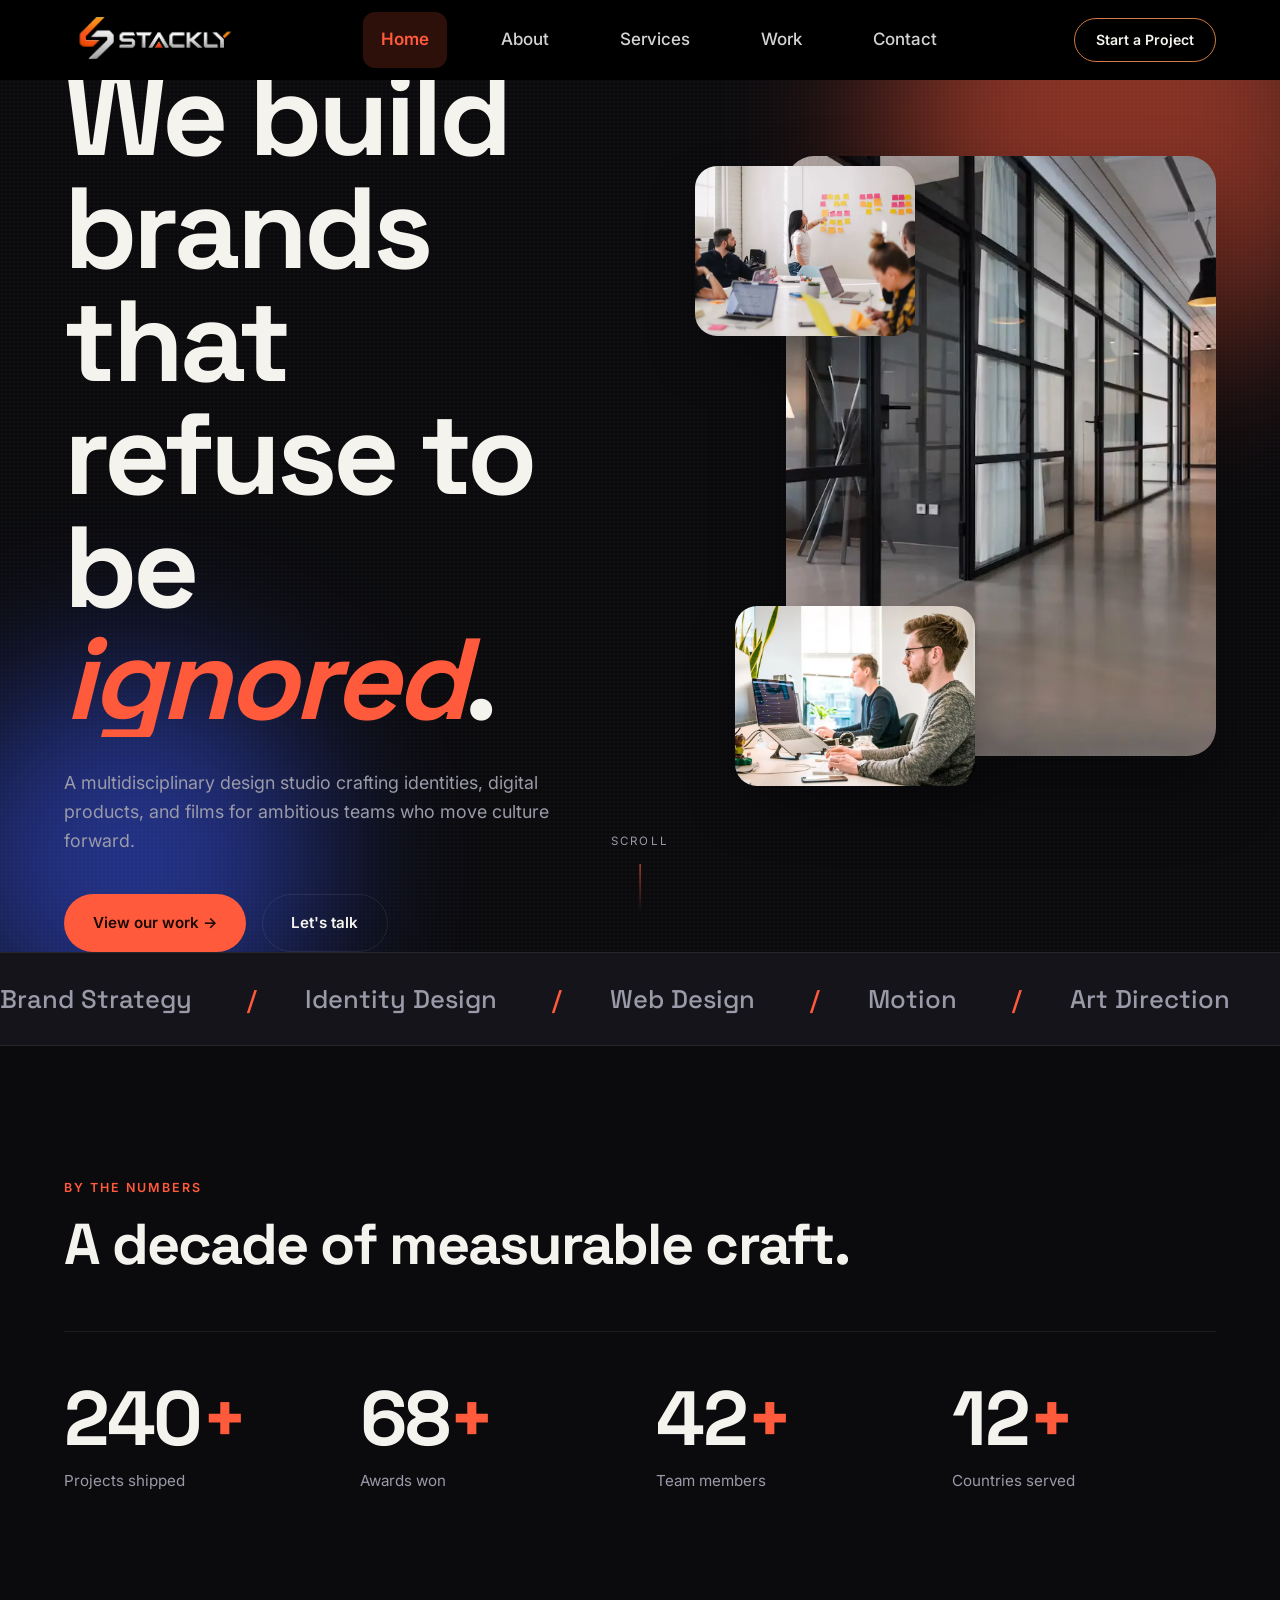
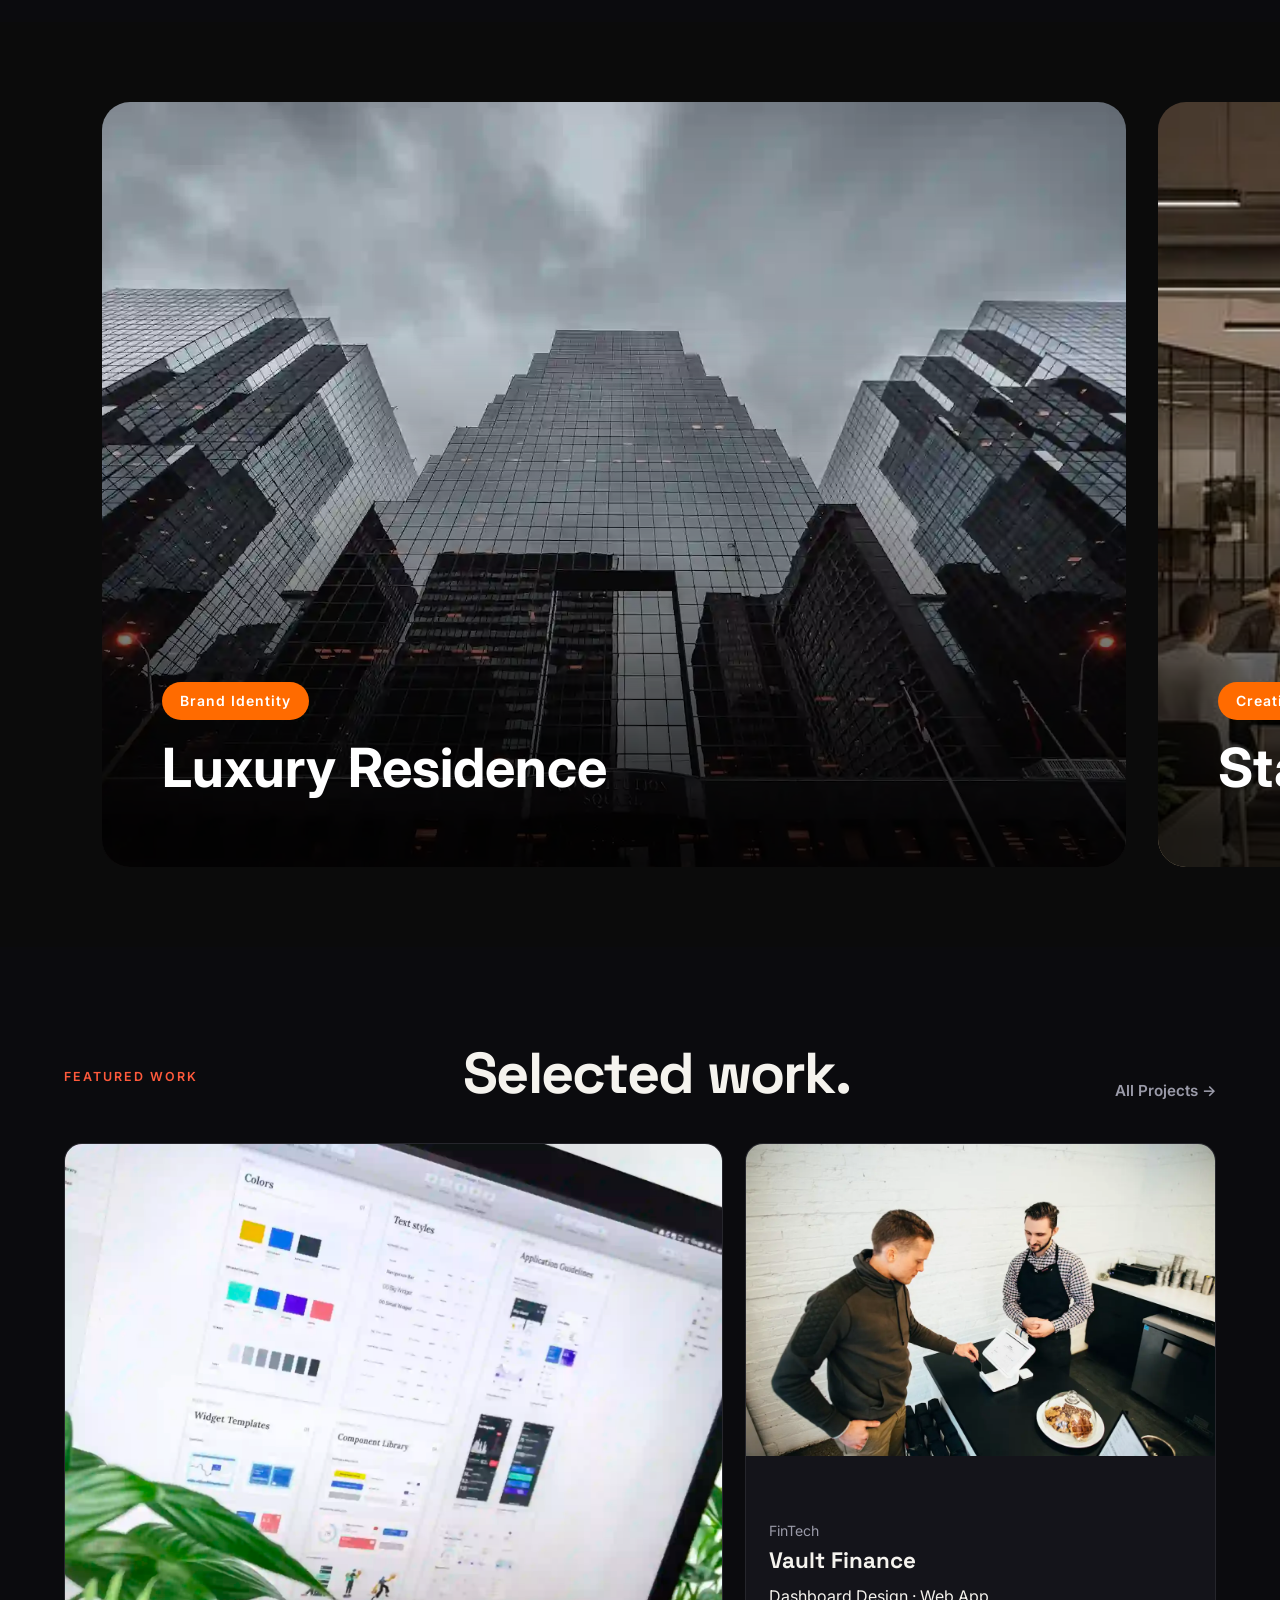
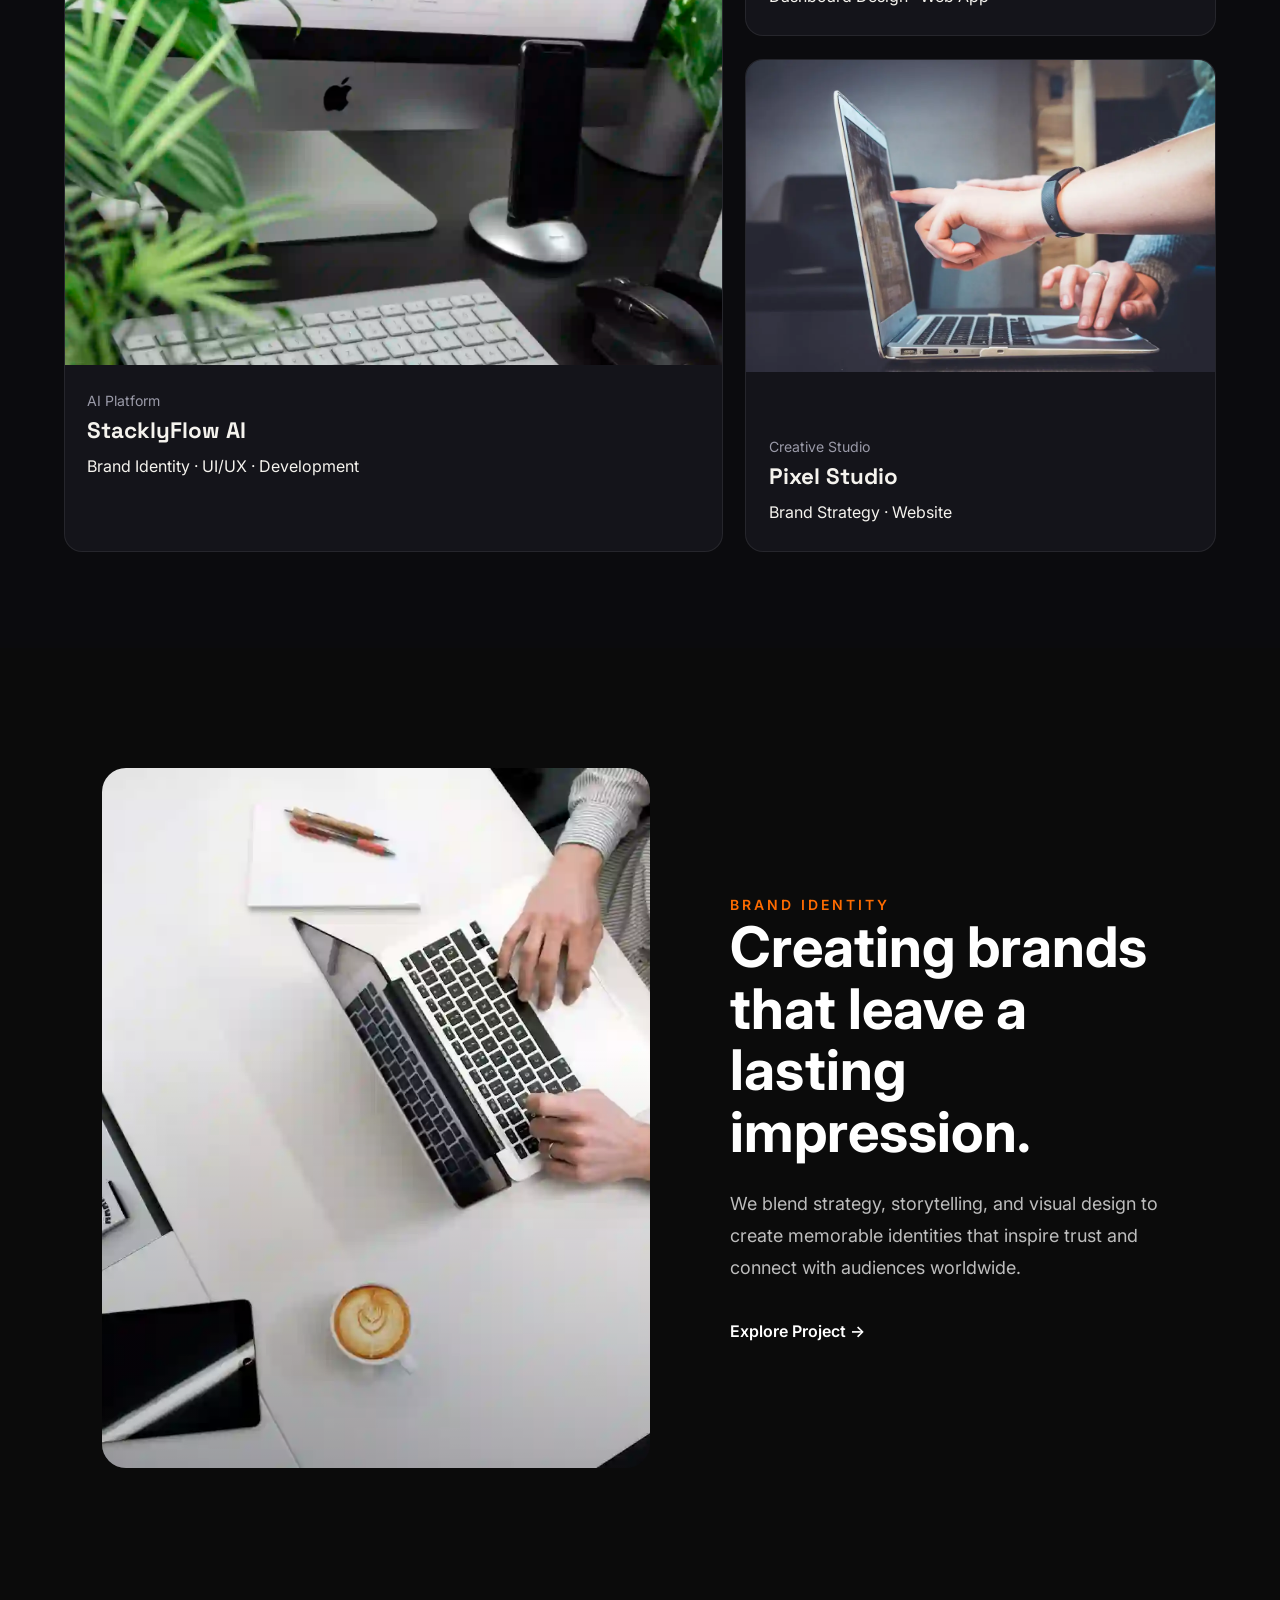
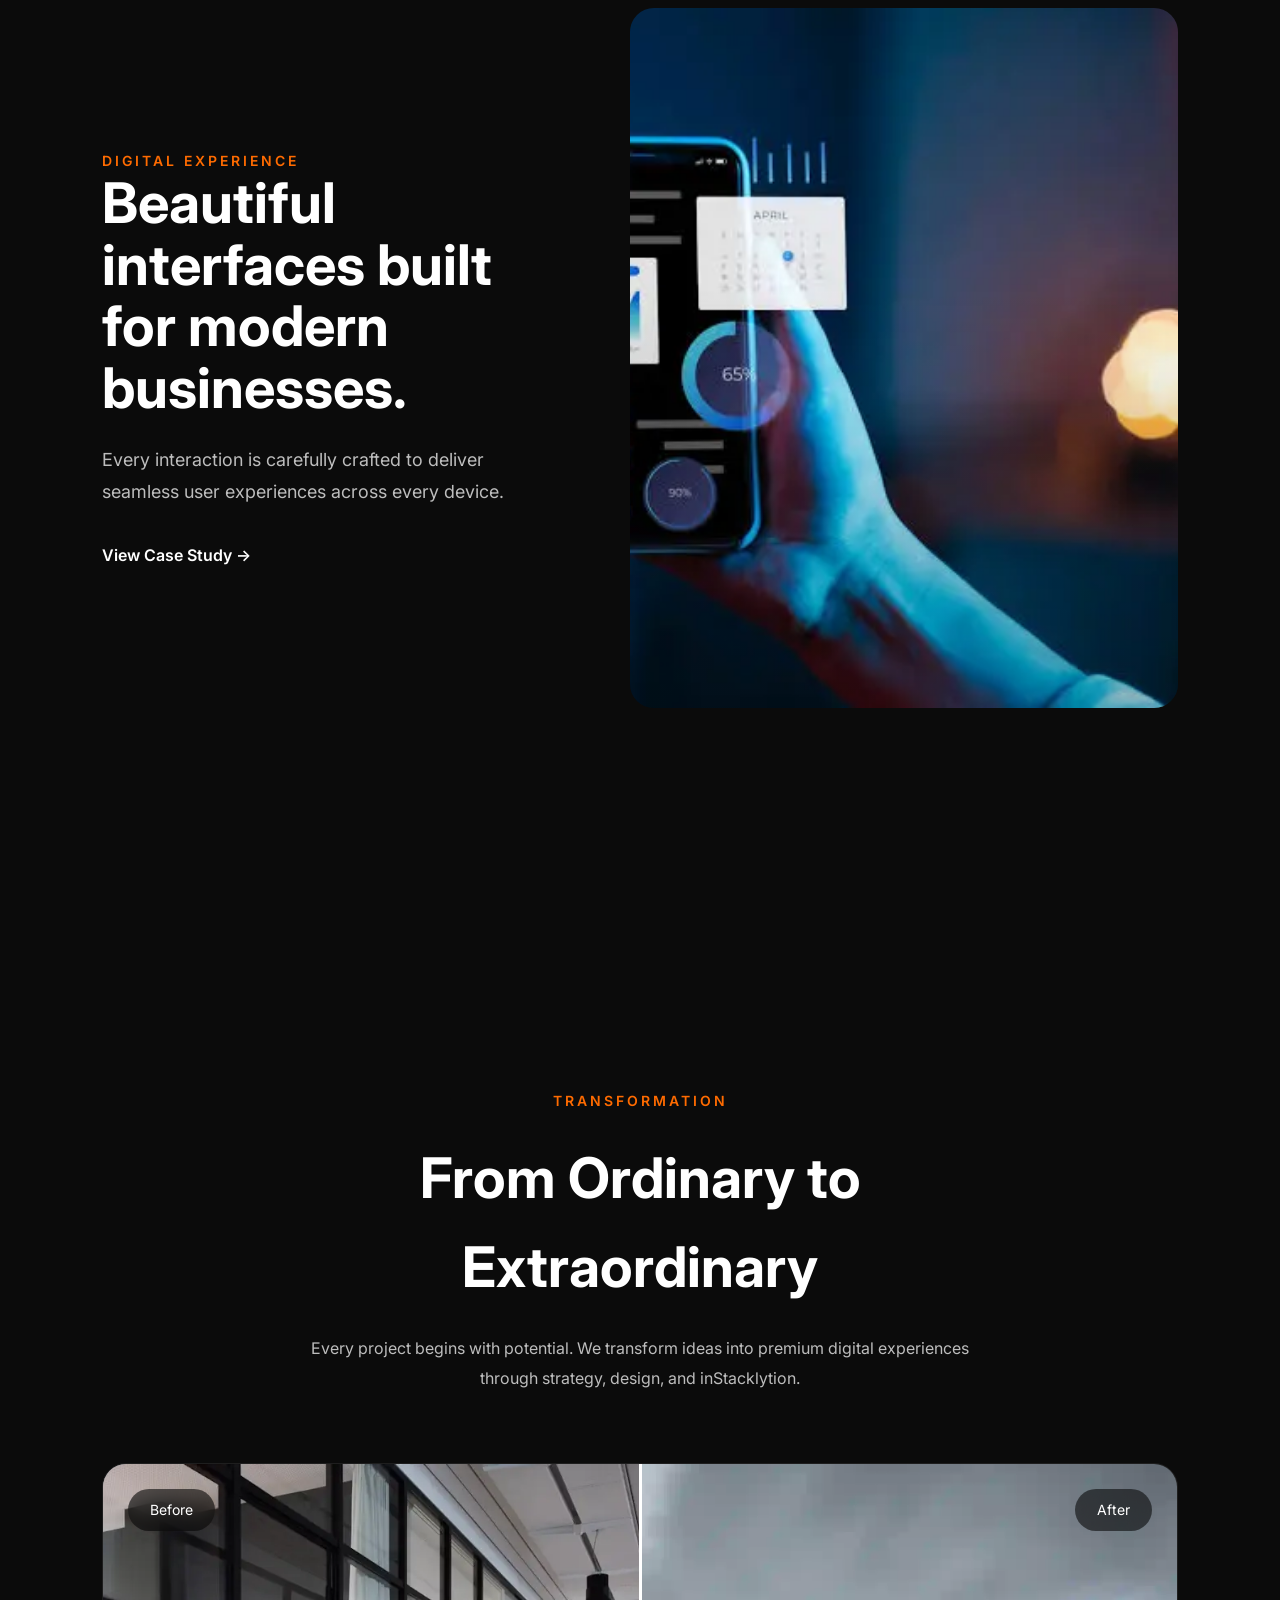
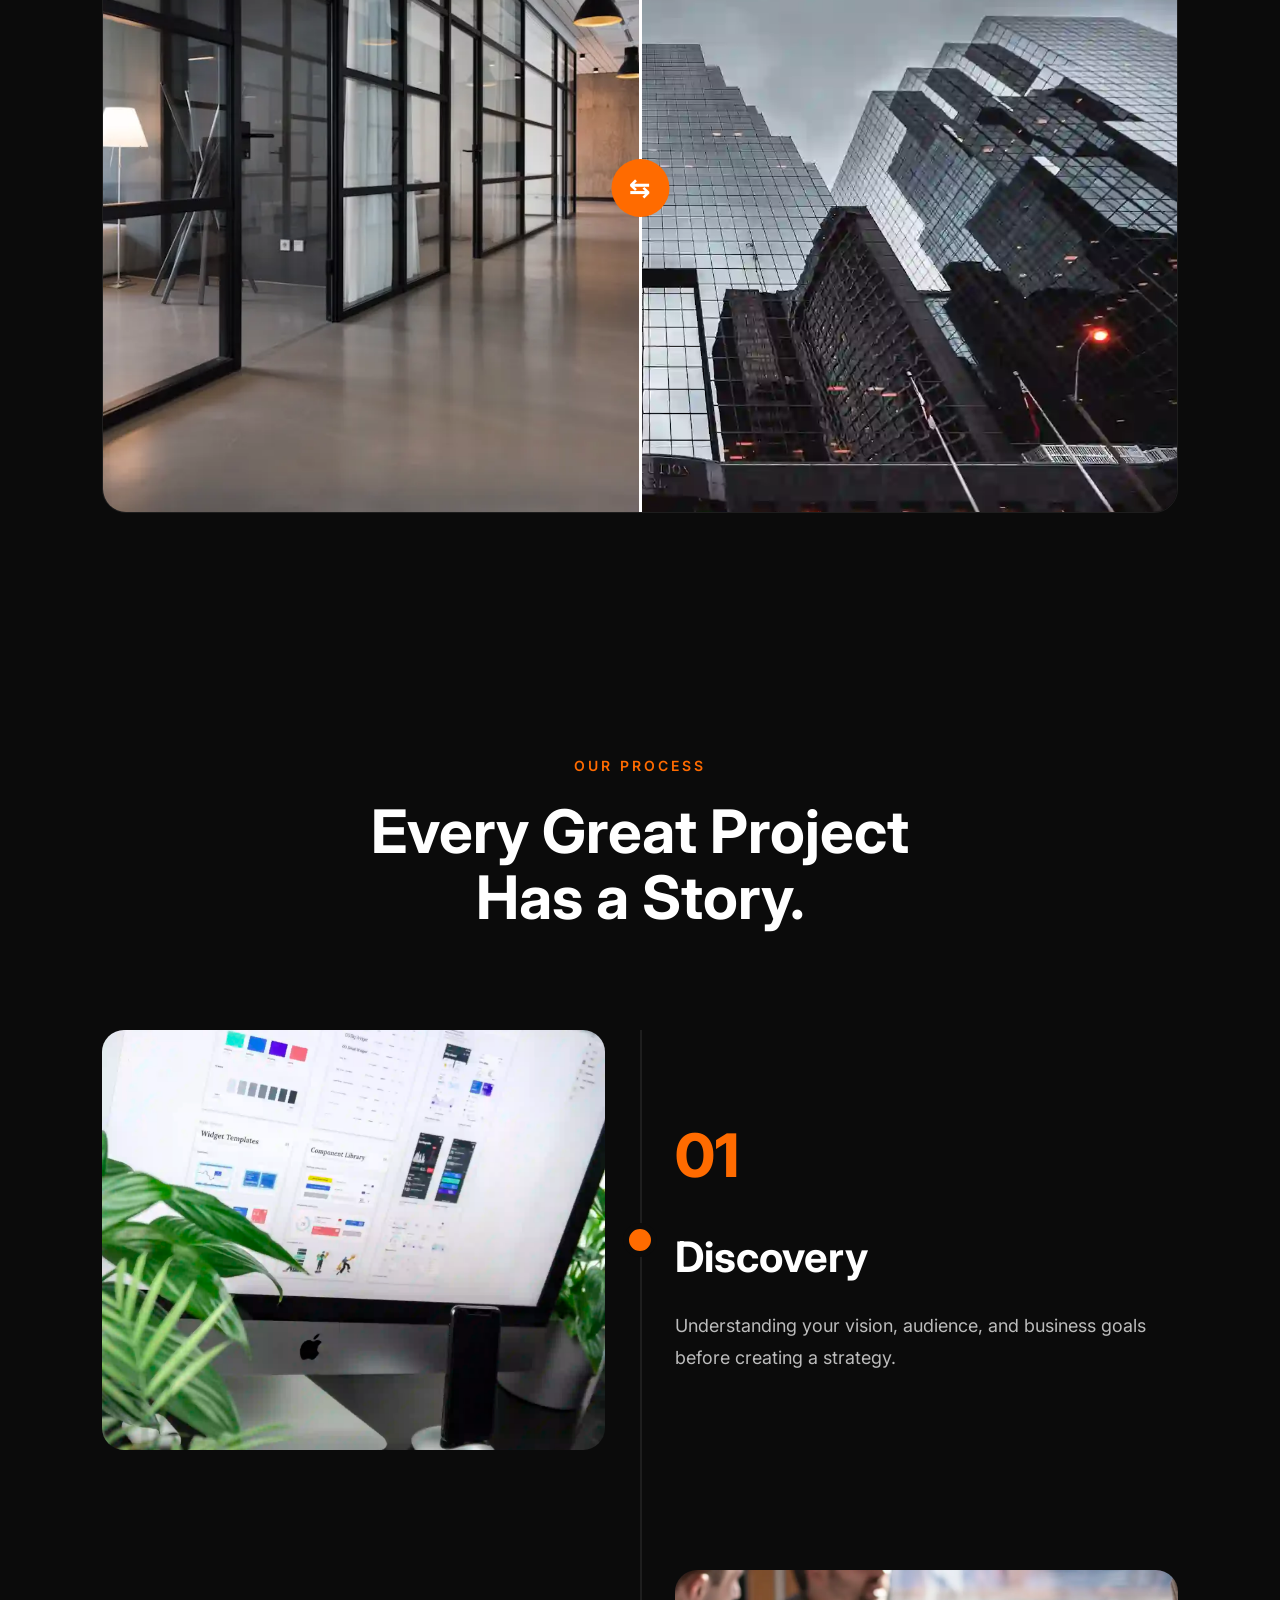
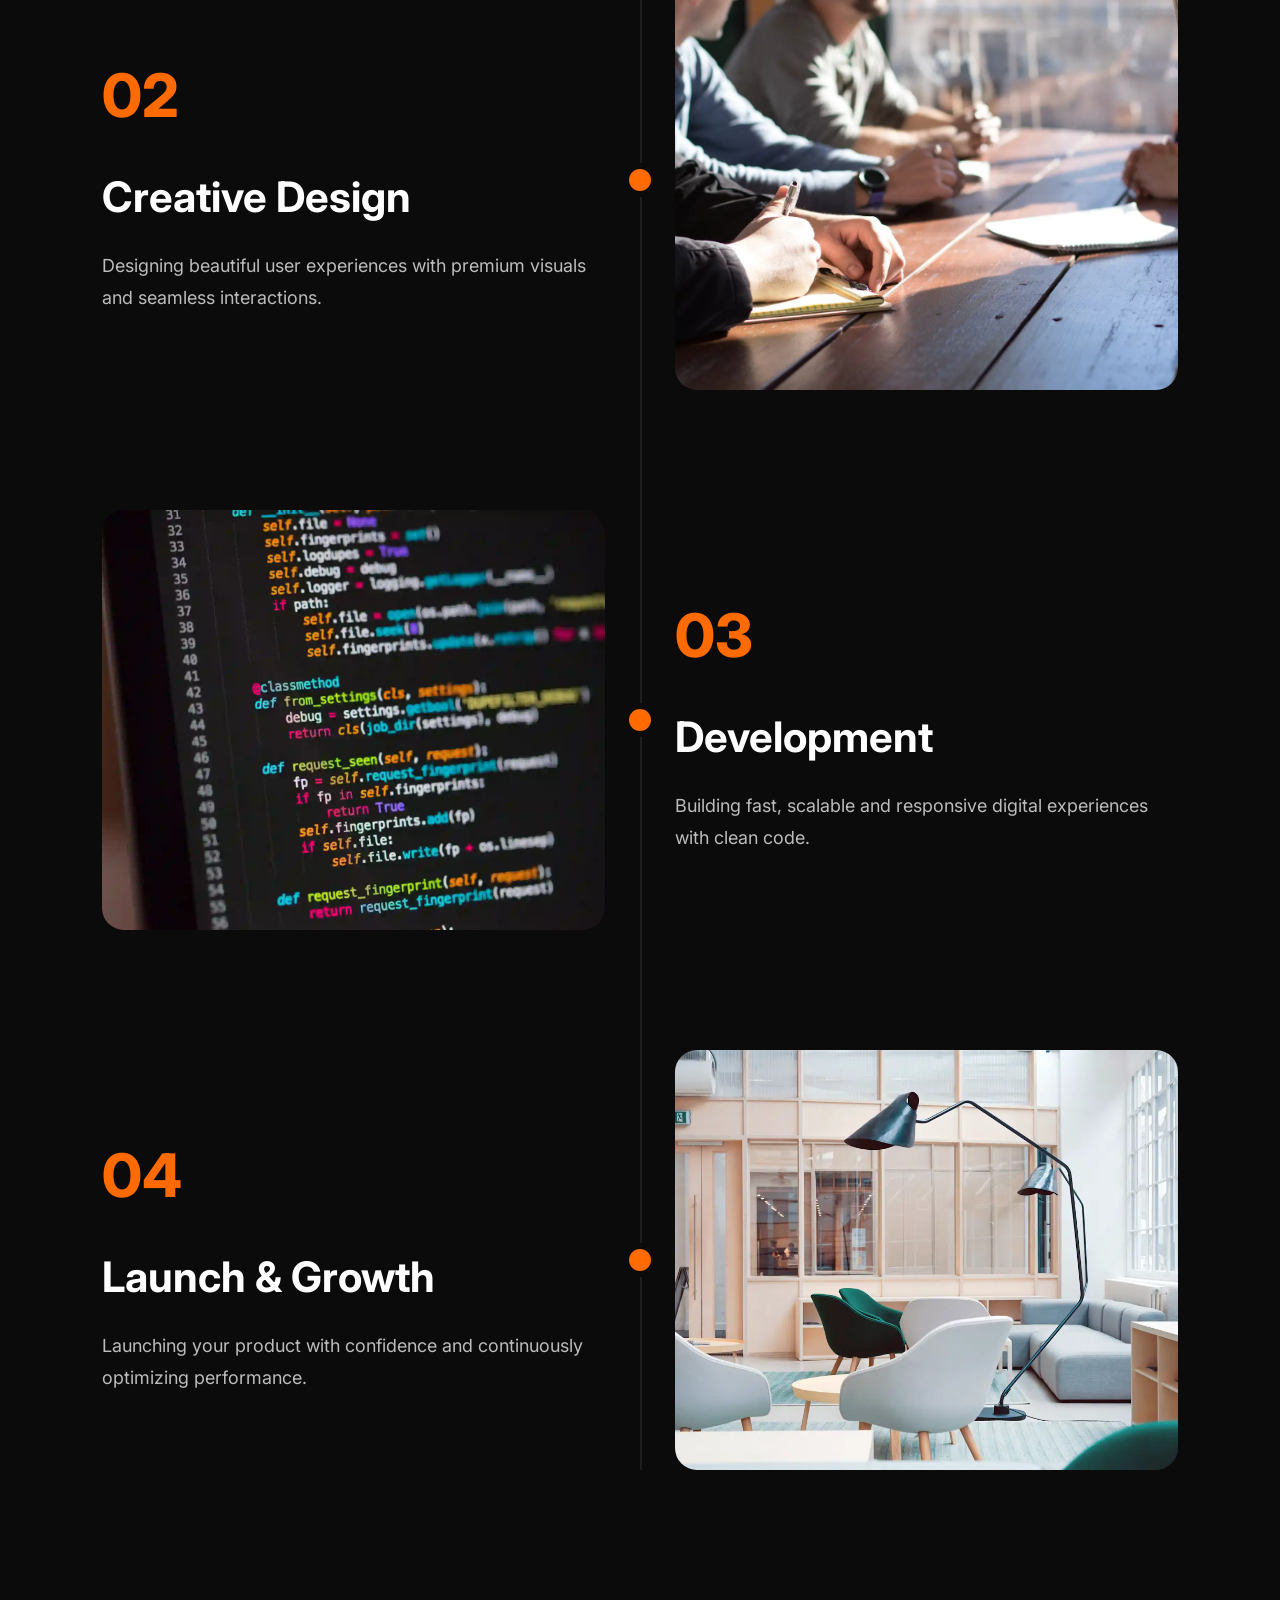
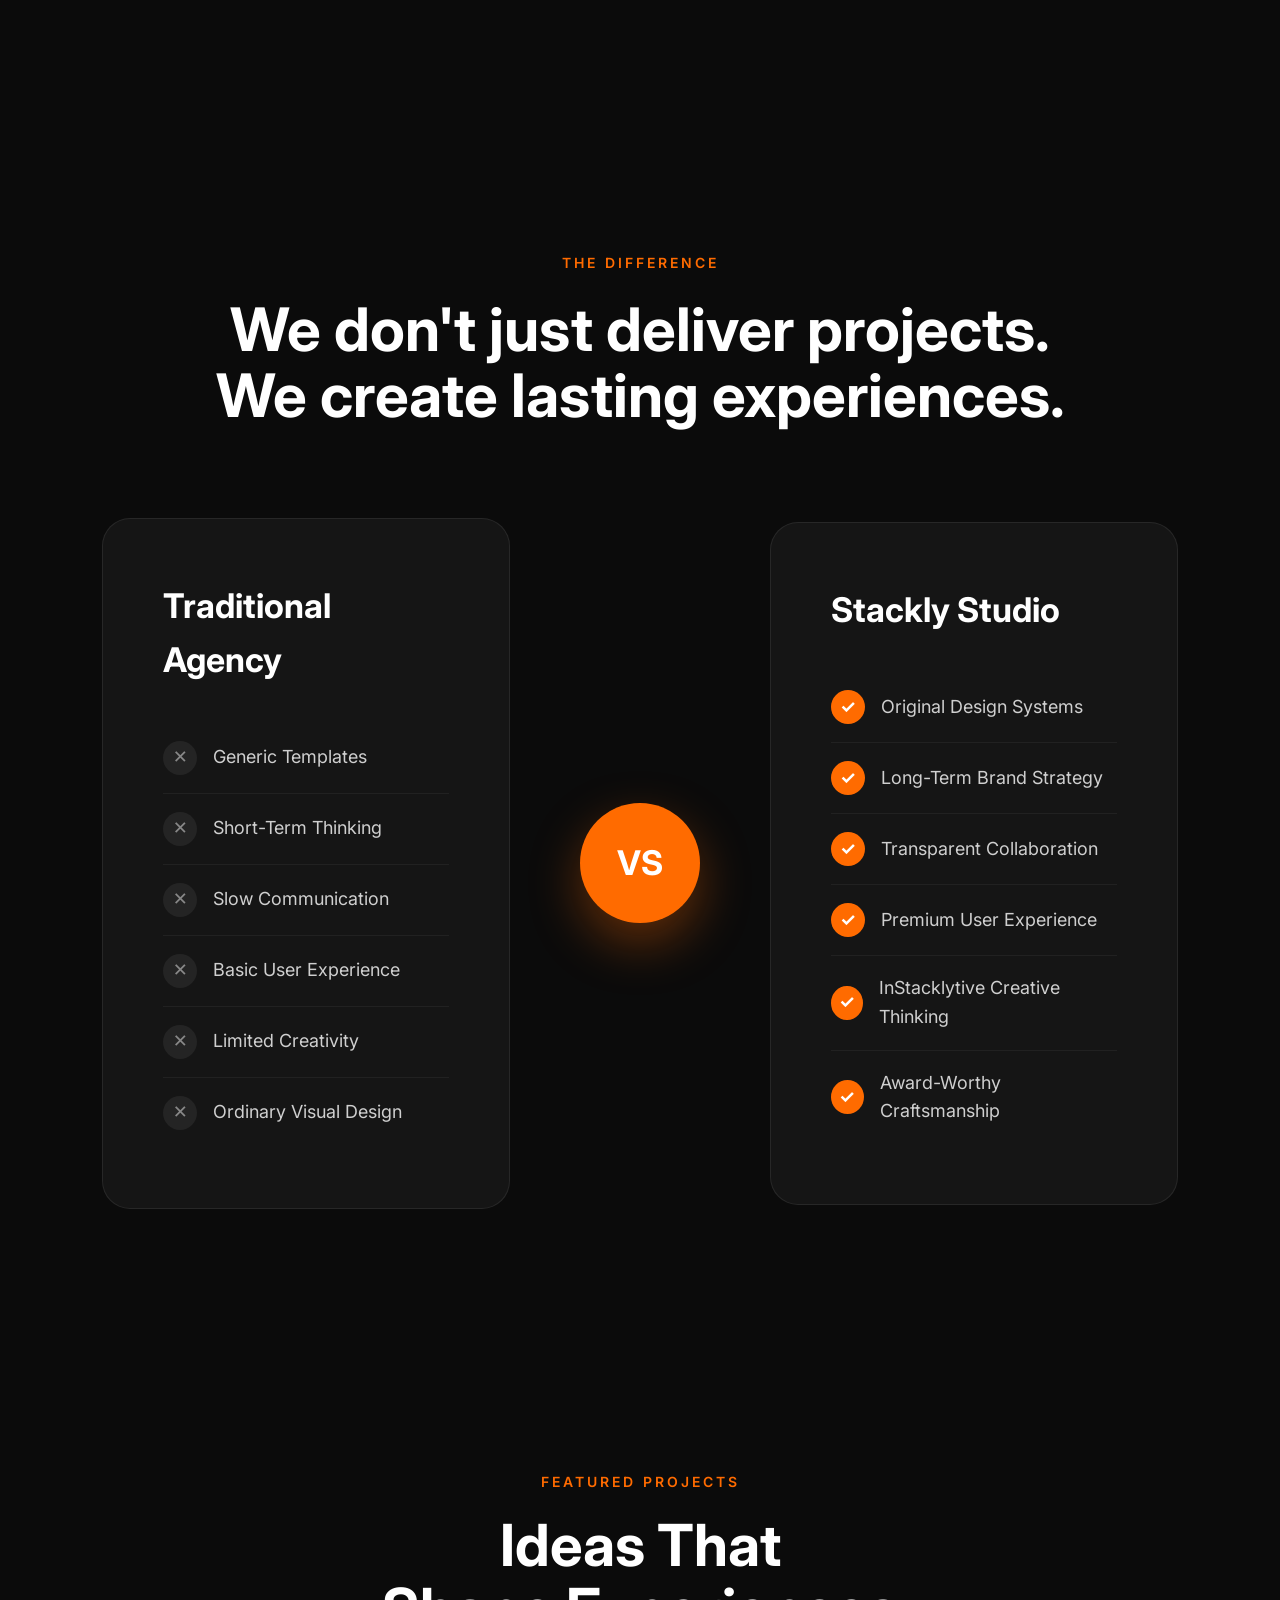
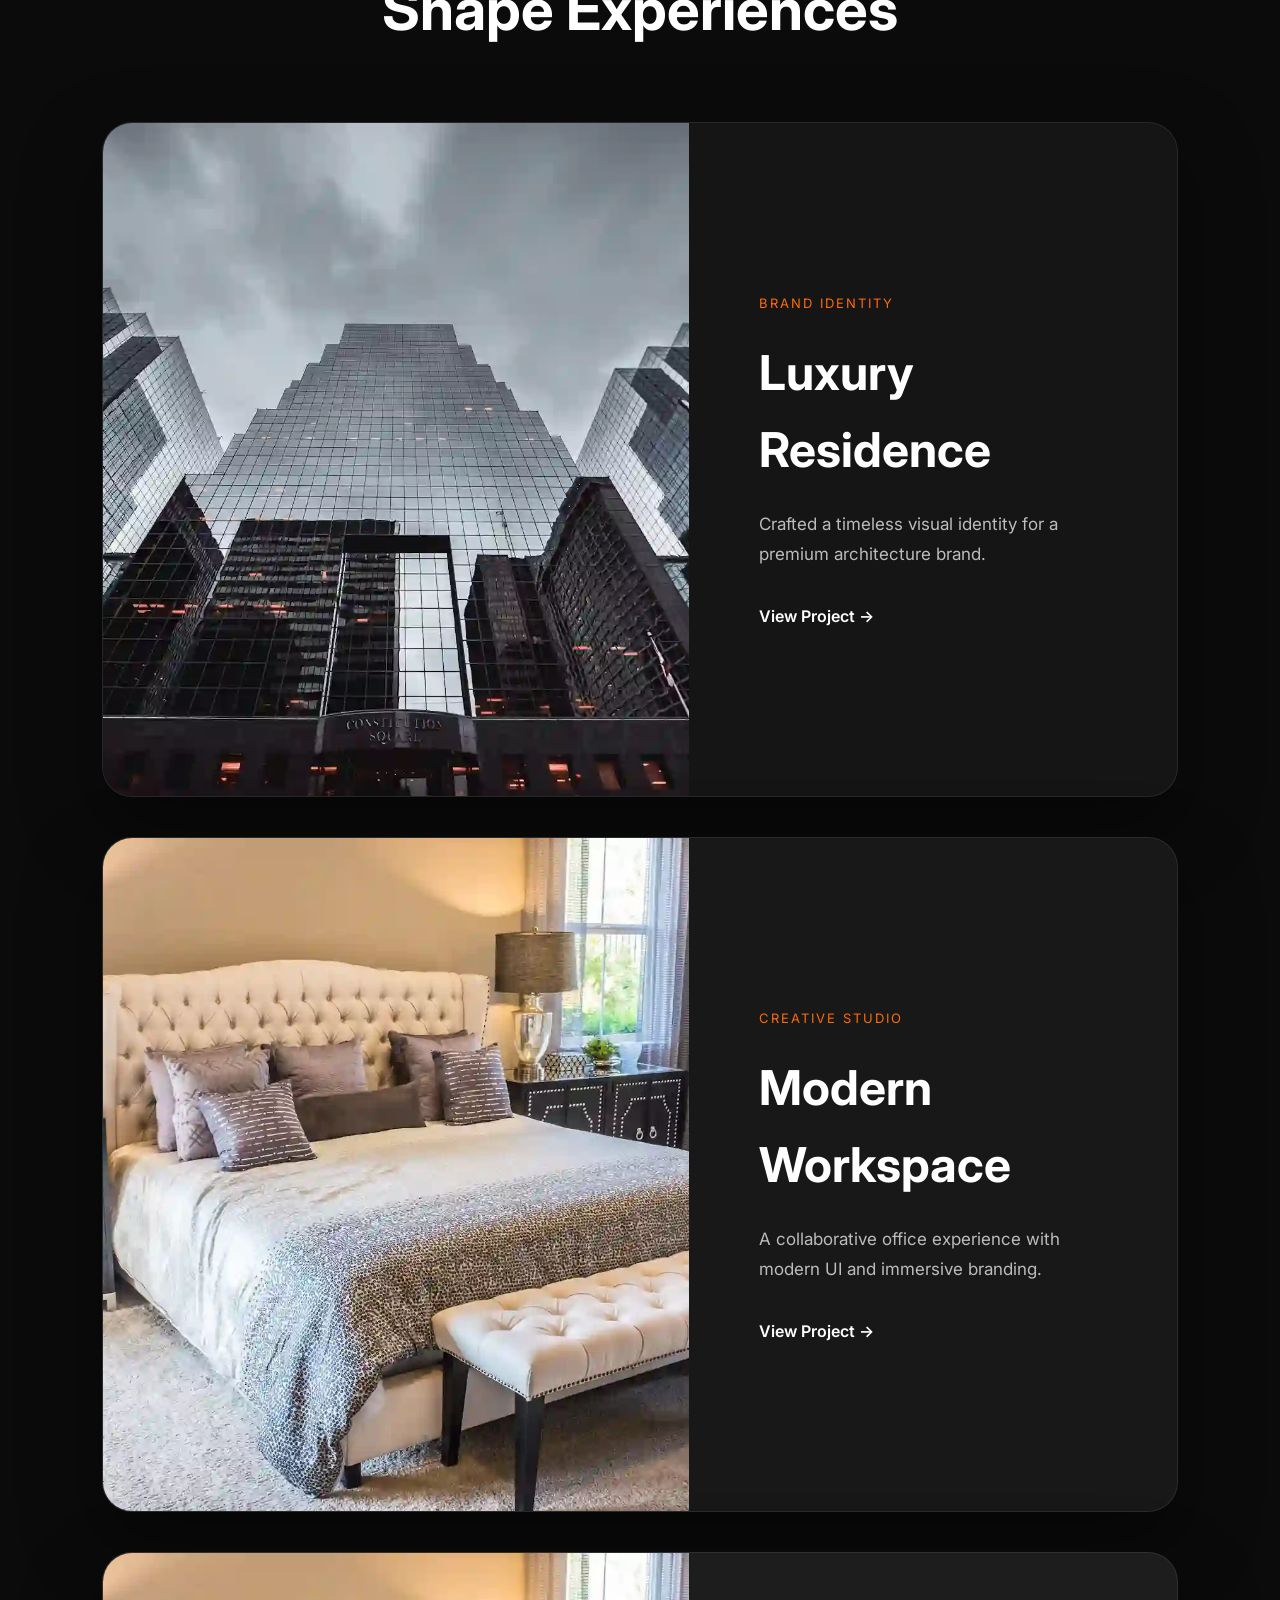
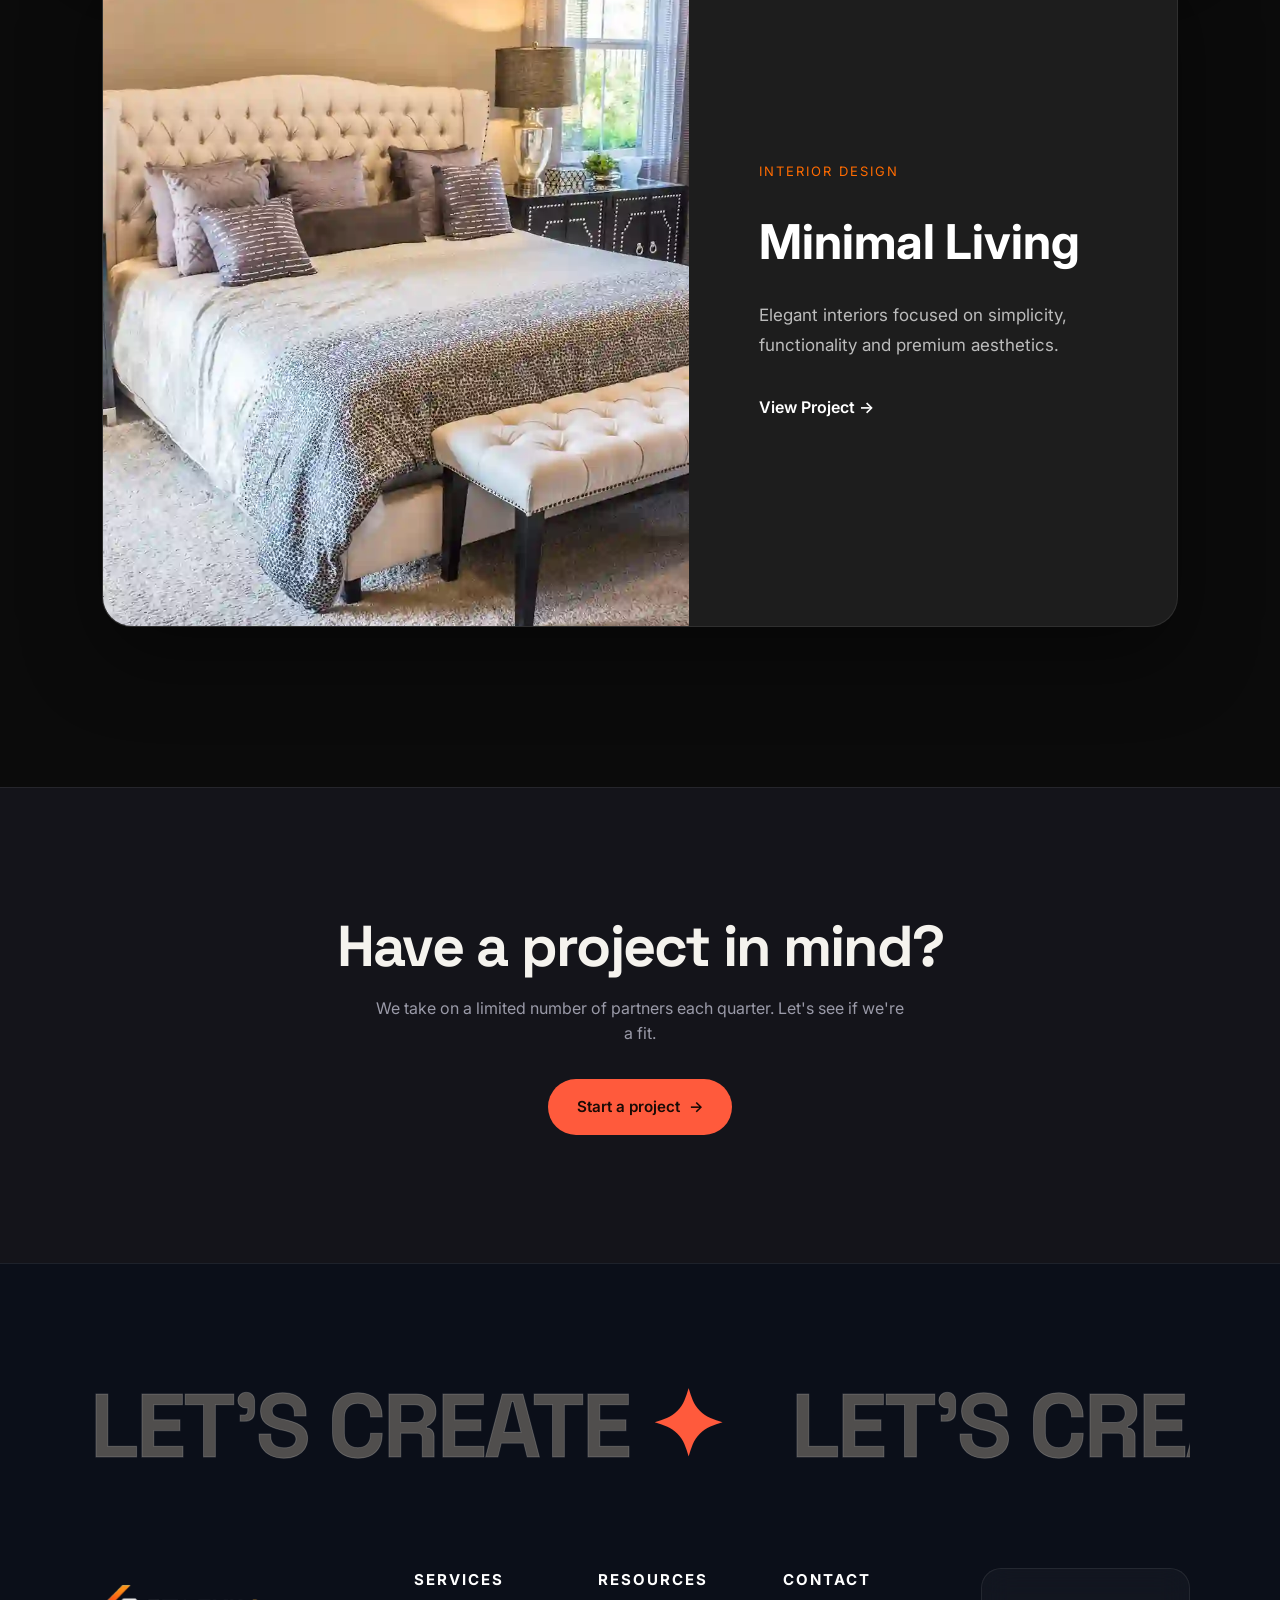
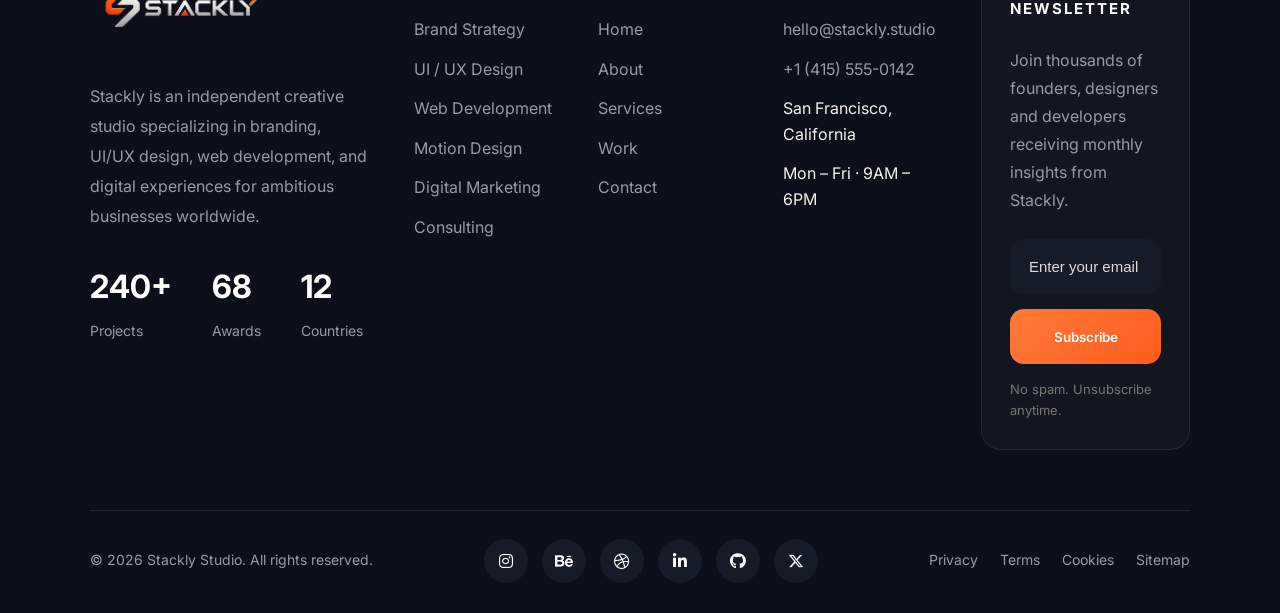
<file: index.html>
<!doctype html>
<html lang="en">
  <head>
    <meta charset="UTF-8" />
    <link rel="icon" type="image/svg+xml" href="/vite.svg" />
    <meta name="viewport" content="width=device-width, initial-scale=1.0" />
    <title>Stackly — Creative Agency</title>
    <link rel="preconnect" href="https://fonts.googleapis.com" />
    <link rel="preconnect" href="https://fonts.gstatic.com" crossorigin />
    <link
      href="https://fonts.googleapis.com/css2?family=Inter:wght@400;500;600;700;800&family=Space+Grotesk:wght@400;500;700&display=swap"
      rel="stylesheet"
    />
    <link
      rel="stylesheet"
      href="https://cdnjs.cloudflare.com/ajax/libs/font-awesome/6.5.1/css/all.min.css"
    />
    <link rel="stylesheet" href="css/common.css" />
    <link rel="stylesheet" href="css/home.css" />
  </head>
  <body>
    <nav class="nav" id="nav">
      <a href="index.html" class="nav-logo">
        <img src="images/stackly_logo.webp" alt="Stackly Logo" />
      </a>

      <ul class="nav-links" id="navLinks">
        <!-- Mobile Header -->

        <li class="mobile-header">
          <a href="index.html" class="mobile-logo">
            <img src="images/stackly_logo.webp" alt="Stackly Logo" />
          </a>
        </li>

        <li><a href="index.html" class="active">Home</a></li>

        <li><a href="about.html">About</a></li>

        <li><a href="services.html">Services</a></li>

        <li><a href="work.html">Work</a></li>

        <li><a href="contact.html">Contact</a></li>

        <!-- Mobile Only -->

        <li class="mobile-only">
          <a href="login.html" class="mobile-btn"> Start a Project </a>
        </li>

        <li class="mobile-contact">
          <h4 class="contact-heading">Contact Information</h4>

          <div class="contact-item">
            <i class="fa-solid fa-envelope"></i>

            <div>
              <span>Email</span>

              <p>hello@stackly.studio</p>
            </div>
          </div>

          <div class="contact-item">
            <i class="fa-solid fa-phone"></i>

            <div>
              <span>Phone</span>

              <p>+91 98654 12108</p>
            </div>
          </div>

          <div class="contact-item">
            <i class="fa-solid fa-location-dot"></i>

            <div>
              <span>Head Office</span>

              <p>Coimbatore, Tamil Nadu</p>
            </div>
          </div>
        </li>
        
      </ul>

      <!-- Desktop Only -->

      <a href="login.html" class="nav-cta"> Start a Project </a>

      <button class="nav-toggle" id="navToggle">
        <span></span>
        <span></span>
        <span></span>
      </button>
    </nav>

    <header class="hero">
      <div class="hero-grain"></div>
      <div class="hero-orb orb-1"></div>
      <div class="hero-orb orb-2"></div>

      <div class="hero-wrapper">
        <!-- LEFT -->

        <div class="hero-content">
          <span class="hero-eyebrow"> Creative studio · est. 2014 </span>

          <h1 class="hero-title">
            <span class="line"><span>We build</span></span>
            <span class="line"><span>brands that</span></span>
            <span class="line"
              ><span>refuse to be <em>ignored</em>.</span></span
            >
          </h1>

          <p class="hero-sub">
            A multidisciplinary design studio crafting identities, digital
            products, and films for ambitious teams who move culture forward.
          </p>

          <div class="hero-actions">
            <a href="error.html" class="btn btn-primary"> View our work → </a>

            <a href="error.html" class="btn btn-ghost"> Let's talk </a>
          </div>
        </div>

        <!-- RIGHT -->

        <div class="hero-visual">
          <div class="hero-main">
            <img src="images/img-1-5-office.webp" />
          </div>

          <div class="hero-card card-top">
            <img src="images/img-2-teach.webp" />
          </div>

          <div class="hero-card card-bottom">
            <img src="images/img-3.webp" />
          </div>
        </div>
      </div>

      <div class="hero-scroll">
        <span>Scroll</span>

        <div class="hero-scroll-line"></div>
      </div>
    </header>

    <!-- SECTION-2 -->

    <section class="marquee-band">
      <div class="marquee-track">
        <span>Brand Strategy</span><span>Identity Design</span
        ><span>Web Design</span> <span>Motion</span><span>Art Direction</span
        ><span>Photography</span> <span>Brand Strategy</span
        ><span>Identity Design</span><span>Web Design</span> <span>Motion</span
        ><span>Art Direction</span><span>Photography</span>
      </div>
    </section>

    <!-- SECTION-3 -->

    <section class="stats">
      <div class="stats-head">
        <span class="eyebrow section-tag">By the numbers</span>
        <h2>A decade of measurable craft.</h2>
      </div>
      <div class="stats-grid">
        <div class="stat">
          <div class="stat-num" data-count="240">0</div>
          <div class="stat-label">Projects shipped</div>
        </div>
        <div class="stat">
          <div class="stat-num" data-count="68">0</div>
          <div class="stat-label">Awards won</div>
        </div>
        <div class="stat">
          <div class="stat-num" data-count="42">0</div>
          <div class="stat-label">Team members</div>
        </div>
        <div class="stat">
          <div class="stat-num" data-count="12">0</div>
          <div class="stat-label">Countries served</div>
        </div>
      </div>
    </section>

    <!-- SECTION-4 -->
    <section class="portfolio-slider">
      <div class="project-card">
        <img src="images/img-4-10-Luxury Residence.webp" alt="" />
        <div class="overlay">
          <span>Brand Identity</span>
          <h3>Luxury Residence</h3>
        </div>
      </div>

      <div class="project-card">
        <img src="images/Creative_workspace.webp" alt="" />
        <div class="overlay">
          <span>Creative Workspace</span>
          <h3>Stackly Office</h3>
        </div>
      </div>

      <div class="project-card">
        <img src="images/Interior_design.webp" alt="" />
        <div class="overlay">
          <span>Interior Design</span>
          <h3>Minimal Living</h3>
        </div>
      </div>
    </section>

    <!-- SECTION-5 -->

    <section class="showcase">
      <div class="showcase-head">
        <span class="eyebrow section-tag">Featured Work</span>

        <h2>Selected work.</h2>

        <a href="error.html" class="link-arrow">
          All Projects <span>→</span>
        </a>
      </div>

      <div class="showcase-grid">
        <!-- Project 1 -->

        <article class="card card-wide">
          <div class="card-img">
            <img src="images/AI_platform.webp" alt="StacklyFlow AI" />
          </div>

          <div class="card-meta">
            <span class="project-type">AI Platform</span>

            <h3>StacklyFlow AI</h3>

            <p>Brand Identity · UI/UX · Development</p>
          </div>
        </article>

        <!-- Project 2 -->

        <article class="card">
          <div class="card-img">
            <img src="images/Vault Finance.webp" alt="Vault Finance" />
          </div>

          <div class="card-meta">
            <span class="project-type">FinTech</span>

            <h3>Vault Finance</h3>

            <p>Dashboard Design · Web App</p>
          </div>
        </article>

        <!-- Project 3 -->

        <article class="card">
          <div class="card-img">
            <img src="images/Pixel Studio.webp" alt="Pixel Studio" />
          </div>

          <div class="card-meta">
            <span class="project-type">Creative Studio</span>

            <h3>Pixel Studio</h3>

            <p>Brand Strategy · Website</p>
          </div>
        </article>
      </div>
    </section>

    <!-- SECTION-6 -->
    <section class="split-showcase">
      <!-- Section 1 -->
      <div class="split-row">
        <div class="split-image">
          <img src="images/Finance.webp" alt="" />
        </div>

        <div class="split-content">
          <span class="section-tag">Brand Identity</span>

          <h2>Creating brands that leave a lasting impression.</h2>

          <p>
            We blend strategy, storytelling, and visual design to create
            memorable identities that inspire trust and connect with audiences
            worldwide.
          </p>

          <a href="error.html" class="split-btn"> Explore Project → </a>
        </div>
      </div>

      <!-- Section 2 -->

      <div class="split-row reverse">
        <div class="split-image">
          <img src="images/Digital Experience.webp" alt="" />
        </div>

        <div class="split-content">
          <span class="section-tag">Digital Experience</span>

          <h2>Beautiful interfaces built for modern businesses.</h2>

          <p>
            Every interaction is carefully crafted to deliver seamless user
            experiences across every device.
          </p>

          <a href="error.html" class="split-btn"> View Case Study → </a>
        </div>
      </div>
    </section>

    <!-- SECTION-7 -->
    <section class="before-after">
      <div class="section-heading">
        <span class="section-tag">Transformation</span>
        <h2>From Ordinary to Extraordinary</h2>
        <p>
          Every project begins with potential. We transform ideas into premium
          digital experiences through strategy, design, and inStacklytion.
        </p>
      </div>

      <div class="compare-container">
        <!-- Before -->
        <img src="images/img-4-10-Luxury Residence.webp" alt="Before" />

        <!-- After -->
        <div class="compare-after">
          <img src="images/img-1-5-office.webp" alt="After" />
        </div>

        <!-- Drag Line -->
        <div class="compare-line">
          <span>⇆</span>
        </div>

        <input type="range" min="0" max="100" value="50" class="slider" />

        <div class="label before-label">Before</div>
        <div class="label after-label">After</div>
      </div>
    </section>

    <!-- SECTION-8 -->
    <section class="timeline">
      <div class="timeline-heading">
        <span class="section-tag">Our Process</span>
        <h2>Every Great Project<br />Has a Story.</h2>
      </div>

      <div class="timeline-wrapper">
        <!-- Step 1 -->
        <div class="timeline-item">
          <div class="timeline-image">
            <img src="images/AI_platform.webp" alt="" />
          </div>

          <div class="timeline-content">
            <span>01</span>
            <h3>Discovery</h3>
            <p>
              Understanding your vision, audience, and business goals before
              creating a strategy.
            </p>
          </div>
        </div>

        <!-- Step 2 -->
        <div class="timeline-item reverse">
          <div class="timeline-image">
            <img src="images/Technology.webp" alt="" />
          </div>

          <div class="timeline-content">
            <span>02</span>
            <h3>Creative Design</h3>
            <p>
              Designing beautiful user experiences with premium visuals and
              seamless interactions.
            </p>
          </div>
        </div>

        <!-- Step 3 -->
        <div class="timeline-item">
          <div class="timeline-image">
            <img src="images/Web Design & Development.webp" alt="" />
          </div>

          <div class="timeline-content">
            <span>03</span>
            <h3>Development</h3>
            <p>
              Building fast, scalable and responsive digital experiences with
              clean code.
            </p>
          </div>
        </div>

        <!-- Step 4 -->
        <div class="timeline-item reverse">
          <div class="timeline-image">
            <img src="images/Launch & Growth.webp" alt="" />
          </div>

          <div class="timeline-content">
            <span>04</span>
            <h3>Launch & Growth</h3>
            <p>
              Launching your product with confidence and continuously optimizing
              performance.
            </p>
          </div>
        </div>
      </div>
    </section>

    <!-- SECTION-9 -->
    <section class="difference">
      <div class="difference-head">
        <span class="section-tag">The Difference</span>

        <h2>We don't just deliver projects. We create lasting experiences.</h2>
      </div>

      <div class="difference-grid">
        <!-- Left -->

        <div class="difference-box left">
          <h3>Traditional Agency</h3>

          <ul>
            <li>
              <span>✕</span>
              Generic Templates
            </li>

            <li>
              <span>✕</span>
              Short-Term Thinking
            </li>

            <li>
              <span>✕</span>
              Slow Communication
            </li>

            <li>
              <span>✕</span>
              Basic User Experience
            </li>

            <li>
              <span>✕</span>
              Limited Creativity
            </li>

            <li>
              <span>✕</span>
              Ordinary Visual Design
            </li>
          </ul>
        </div>

        <!-- VS -->

        <div class="difference-middle">
          <div class="circle">VS</div>
        </div>

        <!-- Right -->

        <div class="difference-box right">
          <h3>Stackly Studio</h3>

          <ul>
            <li>
              <span>✓</span>
              Original Design Systems
            </li>

            <li>
              <span>✓</span>
              Long-Term Brand Strategy
            </li>

            <li>
              <span>✓</span>
              Transparent Collaboration
            </li>

            <li>
              <span>✓</span>
              Premium User Experience
            </li>

            <li>
              <span>✓</span>
              InStacklytive Creative Thinking
            </li>

            <li>
              <span>✓</span>
              Award-Worthy Craftsmanship
            </li>
          </ul>
        </div>
      </div>
    </section>

    <!-- SECTION-10 -->
    <section class="stack-section">
      <div class="stack-heading">
        <span class="section-tag">Featured Projects</span>
        <h2>Ideas That<br />Shape Experiences</h2>
      </div>

      <div class="stack-wrapper">
        <!-- Card 1 -->
        <article class="stack-card">
          <img src="images/img-4-10-Luxury Residence.webp" alt="" />

          <div class="stack-content">
            <span>Brand Identity</span>
            <h3>Luxury Residence</h3>
            <p>
              Crafted a timeless visual identity for a premium architecture
              brand.
            </p>
            <a href="error.html">View Project →</a>
          </div>
        </article>

        <!-- Card 2 -->
        <article class="stack-card">
          <img src="images/Minimal Living.webp" alt="" />

          <div class="stack-content">
            <span>Creative Studio</span>
            <h3>Modern Workspace</h3>
            <p>
              A collaborative office experience with modern UI and immersive
              branding.
            </p>
            <a href="error.html">View Project →</a>
          </div>
        </article>

        <!-- Card 3 -->
        <article class="stack-card">
          <img src="images/Minimal Living.webp" alt="" />

          <div class="stack-content">
            <span>Interior Design</span>
            <h3>Minimal Living</h3>
            <p>
              Elegant interiors focused on simplicity, functionality and premium
              aesthetics.
            </p>
            <a href="error.html">View Project →</a>
          </div>
        </article>
      </div>
    </section>

    <section class="cta-band">
      <h2 class="cta-title">Have a project in mind?</h2>
      <p class="">
        We take on a limited number of partners each quarter. Let's see if we're
        a fit.
      </p>
      <a href="error.html" class="btn btn-primary"
        >Start a project <span class="arrow">→</span></a
      >
    </section>

    <!-- FOOTER -->
    <footer class="footer">
      <!--==============================
            MARQUEE
    ===============================-->

      <div class="footer-marquee">
        <div class="footer-marquee-track">
          <span>LET'S CREATE</span>
          <span>LET'S CREATE</span>
          <span>LET'S CREATE</span>
          <span>LET'S CREATE</span>
          <span>LET'S CREATE</span>
        </div>
      </div>

      <!--==============================
            FOOTER GRID
    ===============================-->

      <div class="footer-grid">
        <!--==============================
                BRAND
        ===============================-->

        <div class="footer-brand">
          <a href="index.html" class="footer-logo">
            <img src="images/stackly_logo.webp" alt="Stackly Logo" />
          </a>

          <p>
            Stackly is an independent creative studio specializing in branding,
            UI/UX design, web development, and digital experiences for ambitious
            businesses worldwide.
          </p>

          <div class="footer-stats">
            <div>
              <h3>240+</h3>

              <span>Projects</span>
            </div>

            <div>
              <h3>68</h3>

              <span>Awards</span>
            </div>

            <div>
              <h3>12</h3>

              <span>Countries</span>
            </div>
          </div>
        </div>

        <!--==============================
                SERVICES
        ===============================-->

        <div>
          <h4>Services</h4>

          <ul>
            <li><a href="error.html">Brand Strategy</a></li>

            <li><a href="error.html">UI / UX Design</a></li>

            <li><a href="error.html">Web Development</a></li>

            <li><a href="error.html">Motion Design</a></li>

            <li><a href="error.html">Digital Marketing</a></li>

            <li><a href="error.html">Consulting</a></li>
          </ul>
        </div>

        <!--==============================
                RESOURCES
        ===============================-->

        <div>
          <h4>Resources</h4>

          <ul>
            <li><a href="index.html">Home</a></li>

            <li><a href="about.html">About</a></li>

            <li><a href="services.html">Services</a></li>

            <li><a href="work.html">Work</a></li>

            <li><a href="contact.html">Contact</a></li>
          </ul>
        </div>

        <!--==============================
                CONTACT
        ===============================-->

        <div>
          <h4>Contact</h4>

          <ul>
            <li>
              <a href="mailto:hello@stackly.studio"> hello@stackly.studio </a>
            </li>

            <li>
              <a href="tel:+14155550142"> +1 (415) 555-0142 </a>
            </li>

            <li>San Francisco, California</li>

            <li>Mon – Fri · 9AM – 6PM</li>
          </ul>
        </div>

        <!--==============================
                NEWSLETTER
        ===============================-->

        <div class="newsletter">
          <h4>Newsletter</h4>

          <p>
            Join thousands of founders, designers and developers receiving
            monthly insights from Stackly.
          </p>

          <form class="newsletter-form">
            <input type="email" placeholder="Enter your email" required />

            <button type="submit">Subscribe</button>
          </form>

          <small> No spam. Unsubscribe anytime. </small>
        </div>
      </div>

      <!--==============================
            FOOTER BOTTOM
    ===============================-->

      <div class="footer-bottom">
        <span> © 2026 Stackly Studio. All rights reserved. </span>

        <!-- Social Icons -->

        <div class="footer-social">
          <a href="error.html" aria-label="Instagram">
            <i class="fa-brands fa-instagram"></i>
          </a>

          <a href="error.html" aria-label="Behance">
            <i class="fa-brands fa-behance"></i>
          </a>

          <a href="error.html" aria-label="Dribbble">
            <i class="fa-brands fa-dribbble"></i>
          </a>

          <a href="error.html" aria-label="LinkedIn">
            <i class="fa-brands fa-linkedin-in"></i>
          </a>

          <a href="error.html" aria-label="GitHub">
            <i class="fa-brands fa-github"></i>
          </a>

          <a href="error.html" aria-label="Twitter">
            <i class="fa-brands fa-x-twitter"></i>
          </a>
        </div>

        <div class="footer-links">
          <a href="error.html">Privacy</a>

          <a href="error.html">Terms</a>

          <a href="error.html">Cookies</a>

          <a href="error.html">Sitemap</a>
        </div>
      </div>
    </footer>

    <script type="module" src="js/comman.js"></script>
    <script src="js/home.js"></script>
  </body>
</html>
</file>
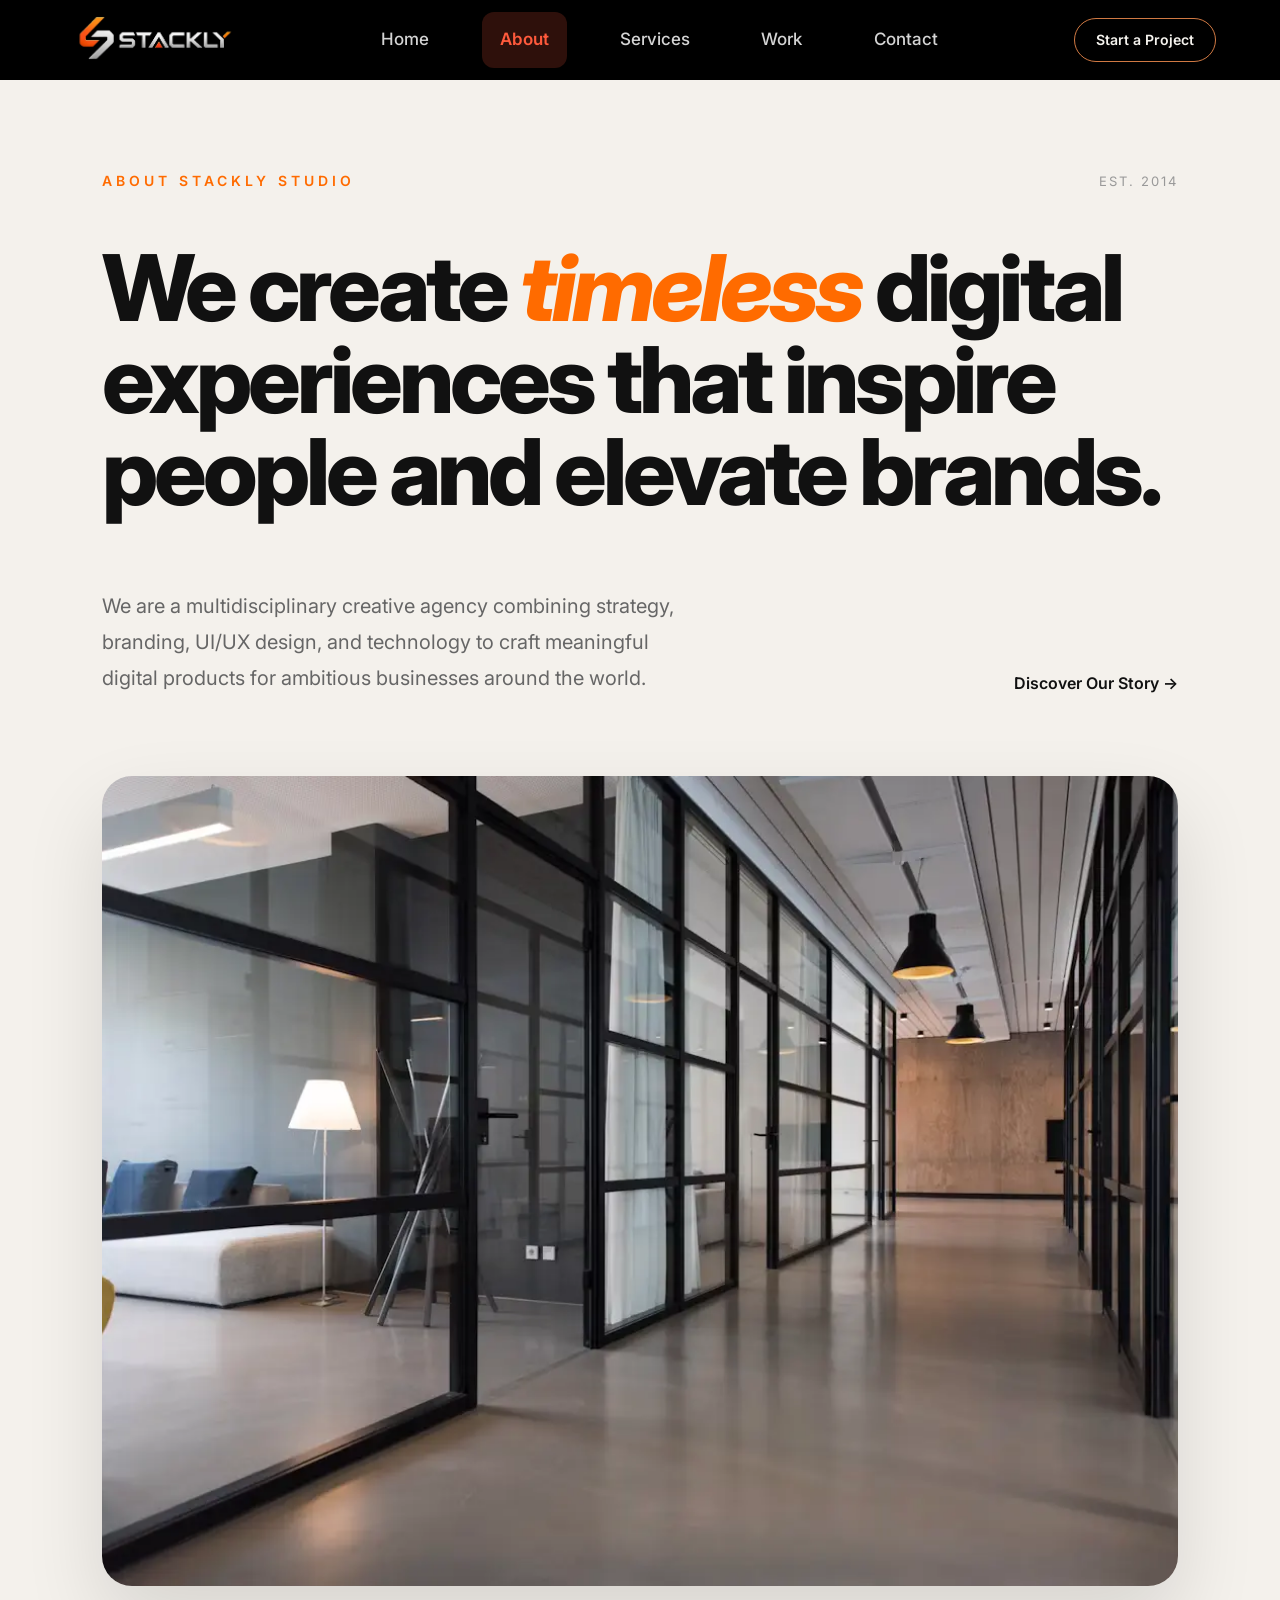
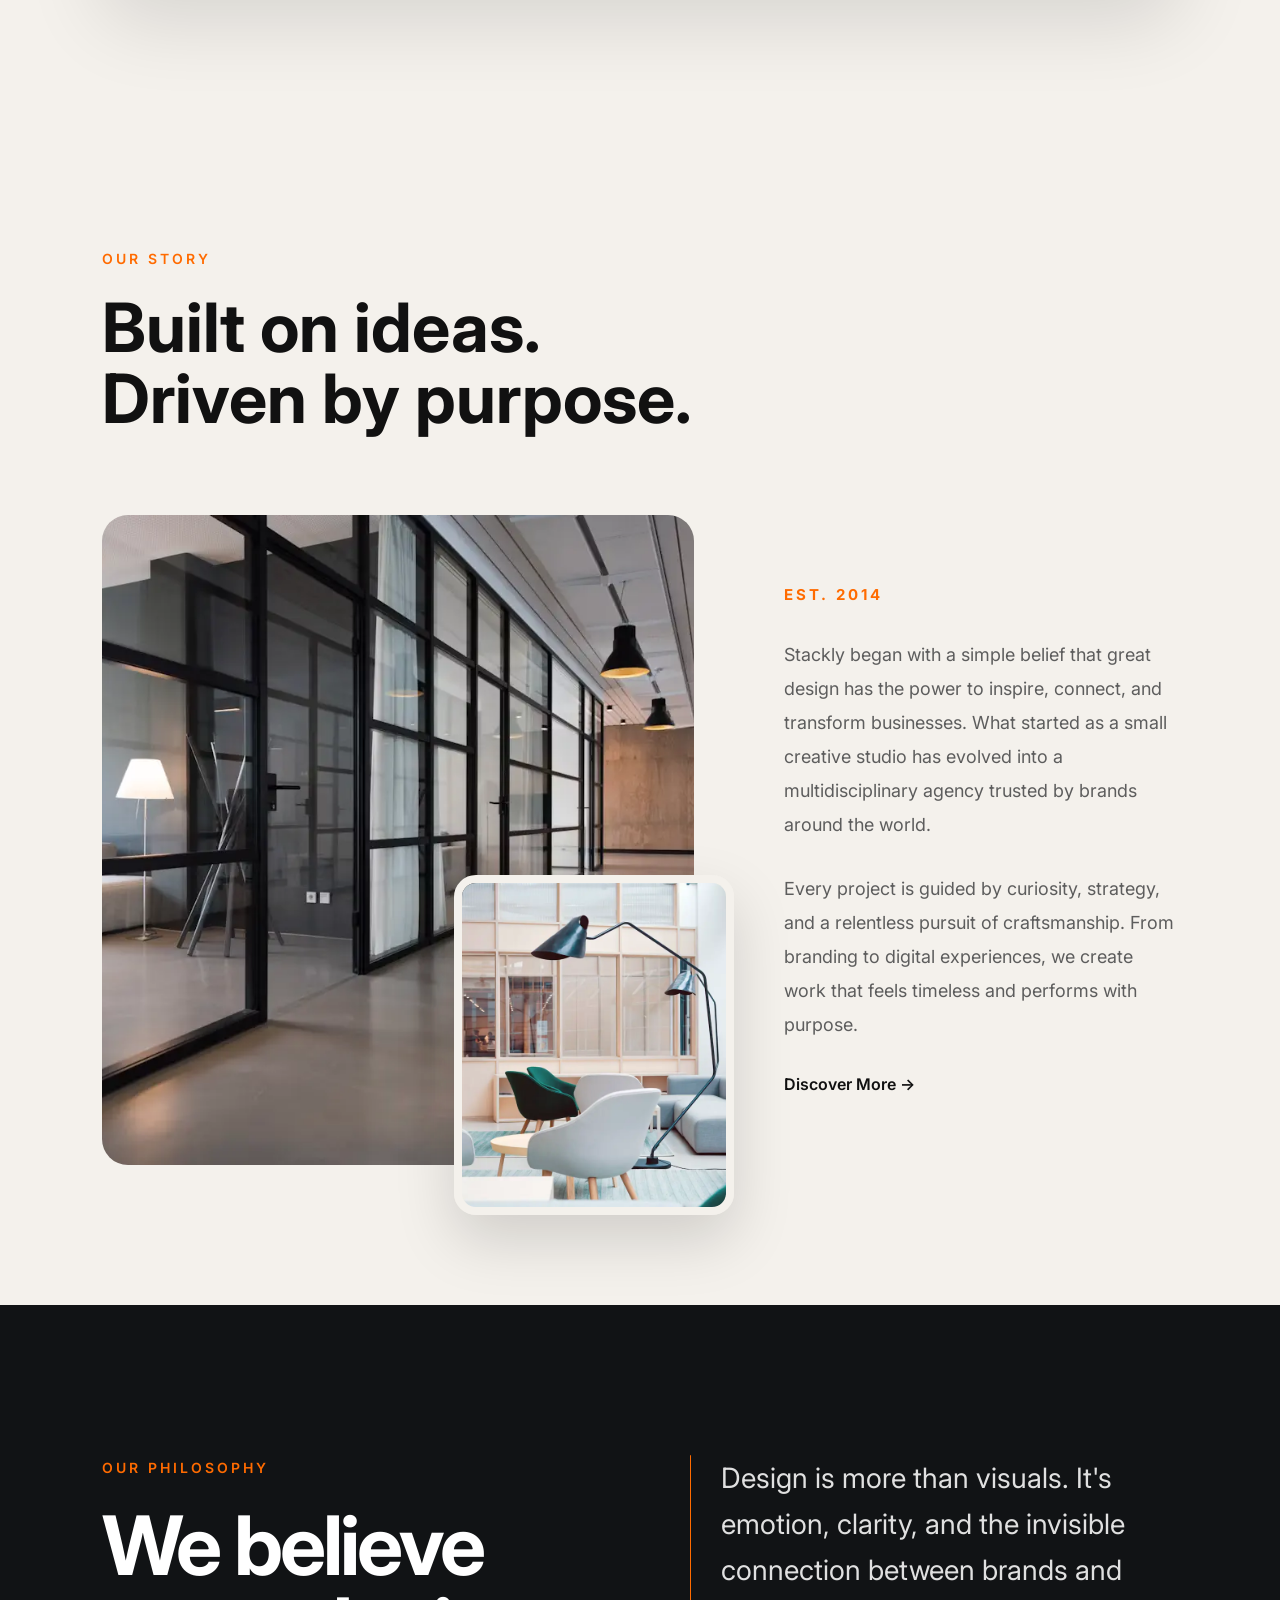
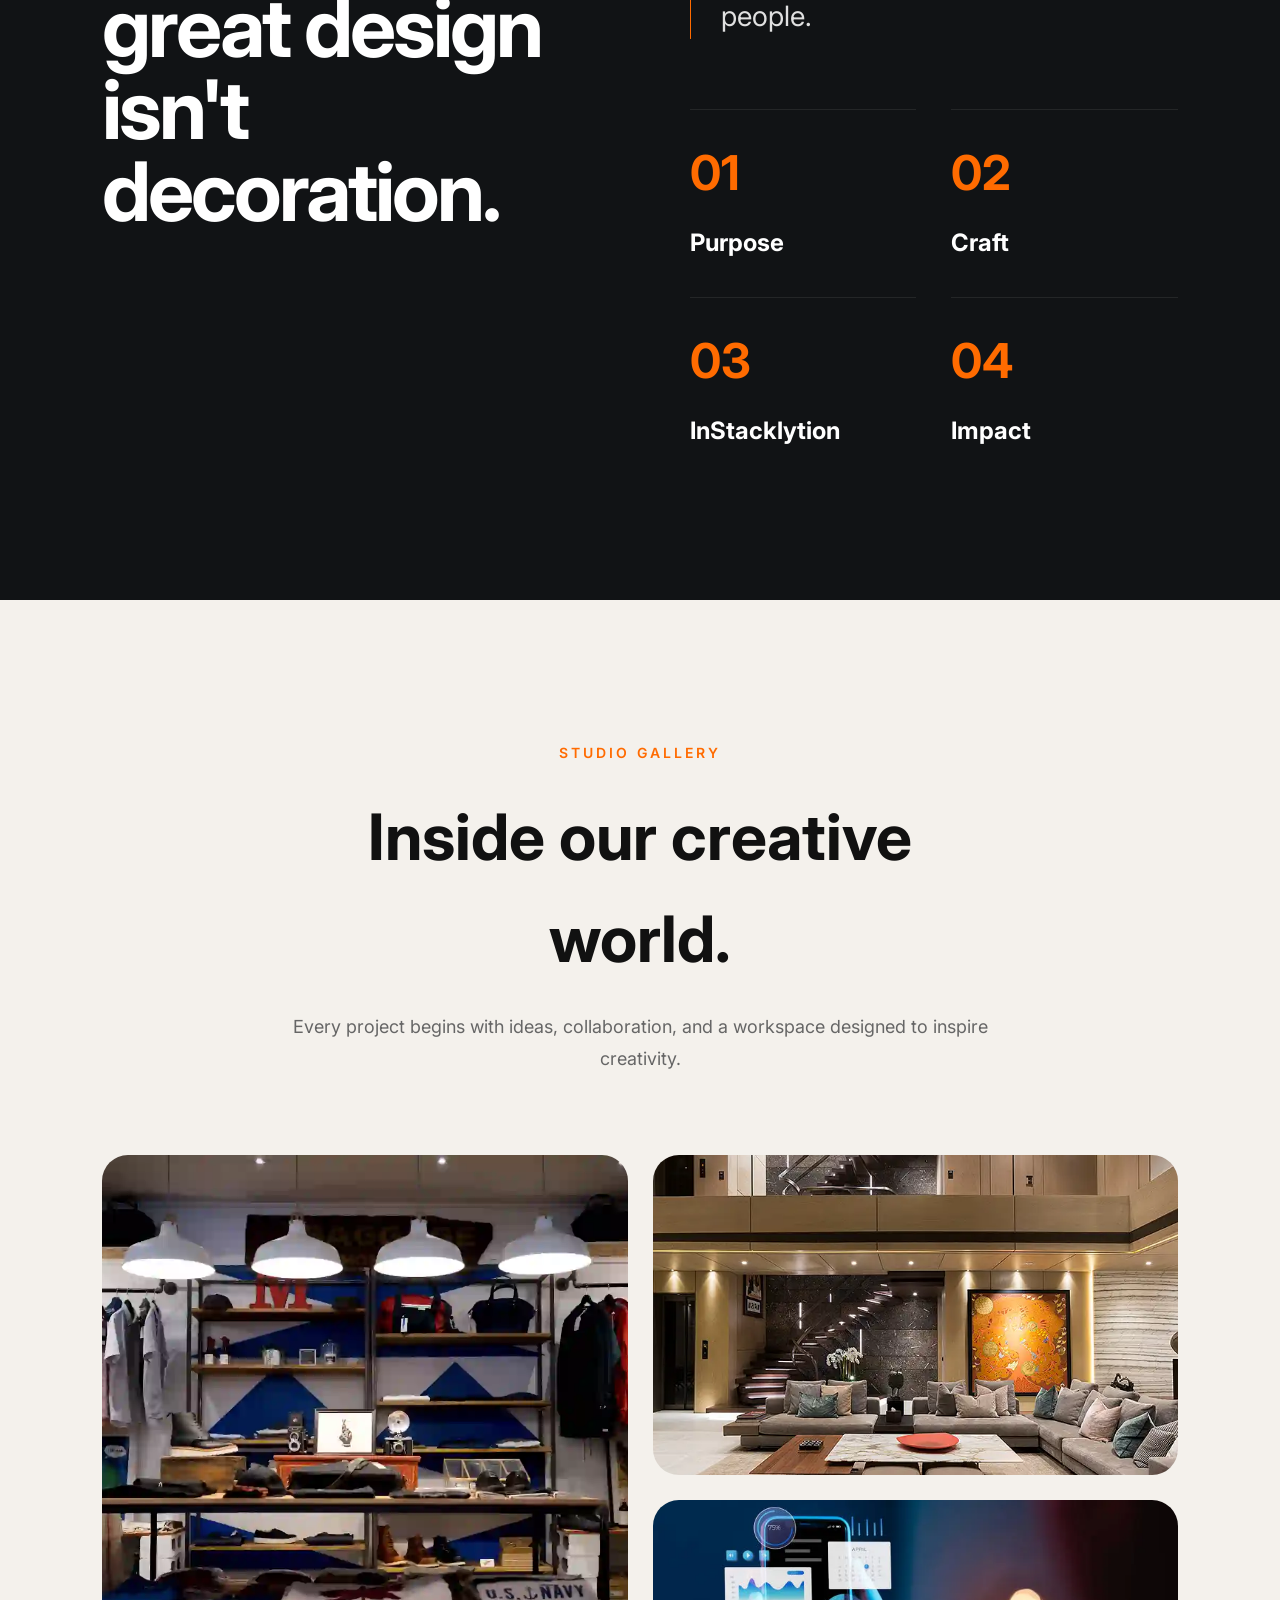
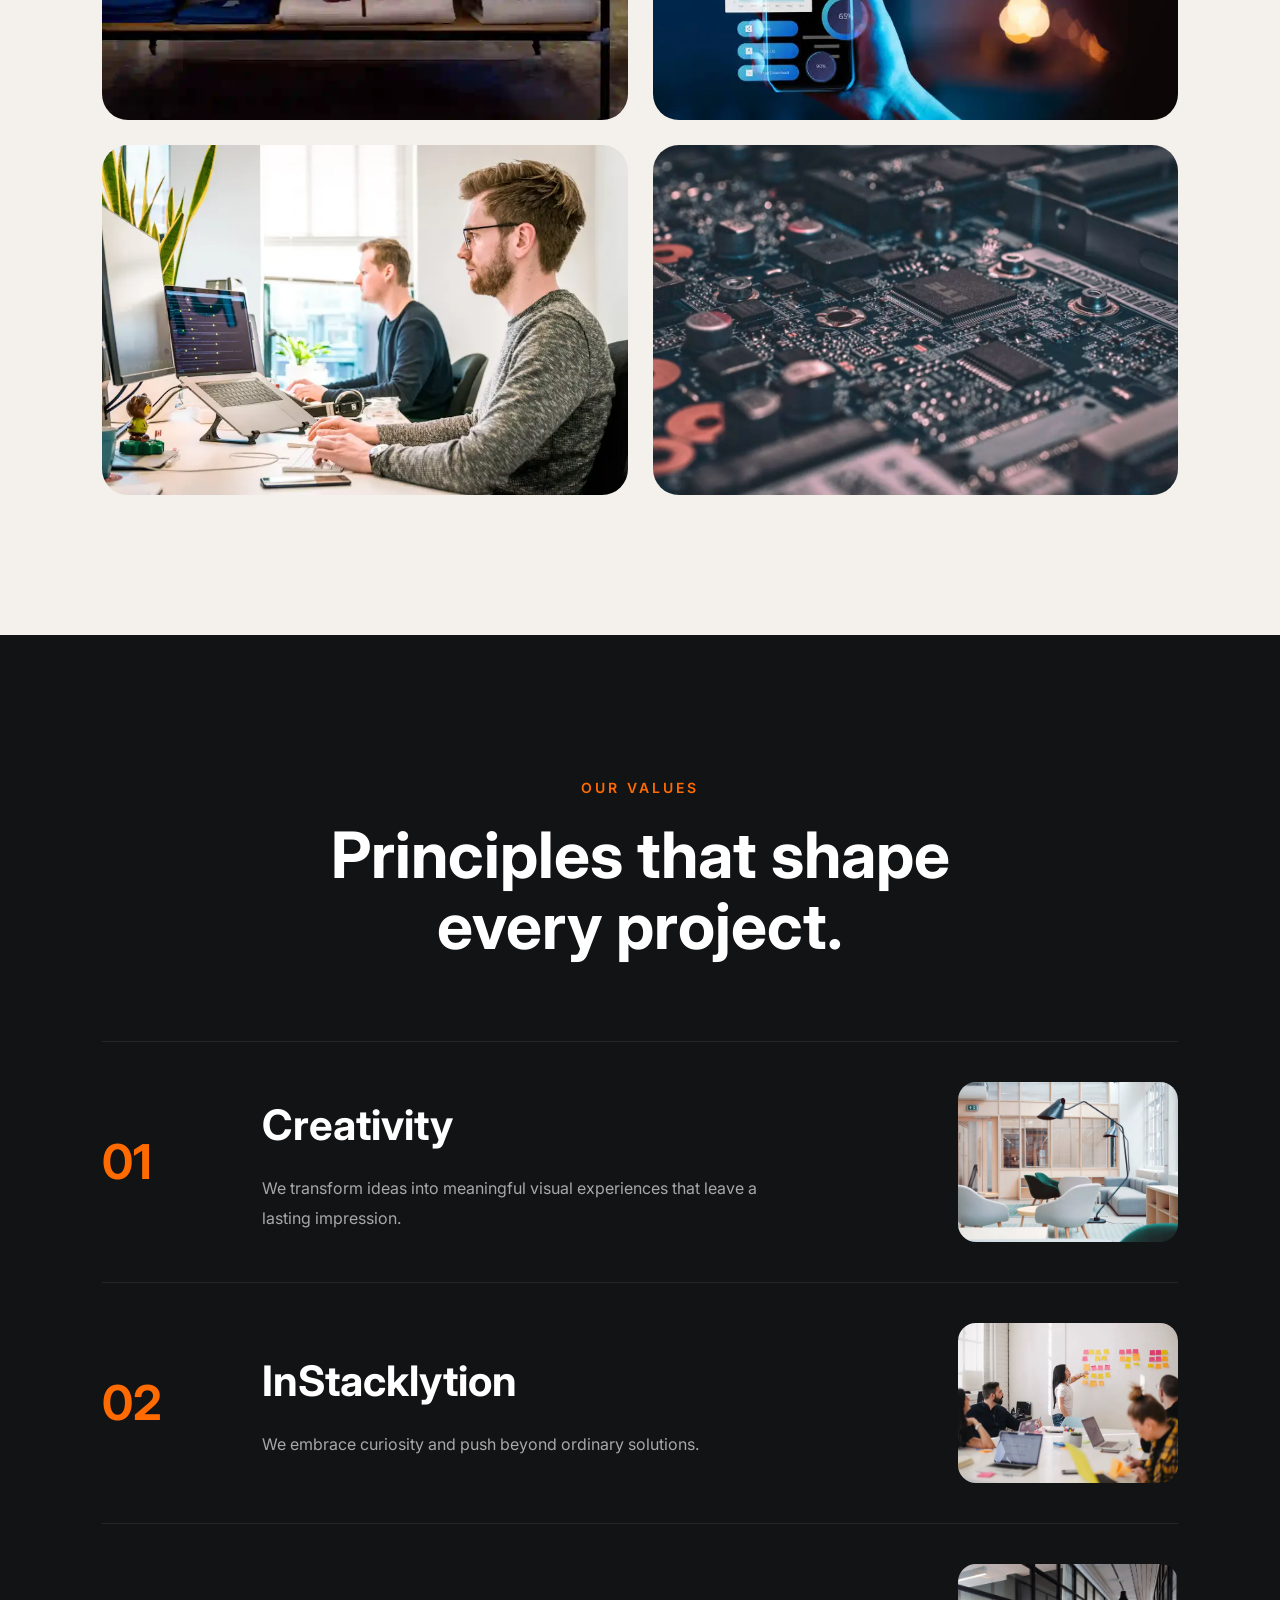
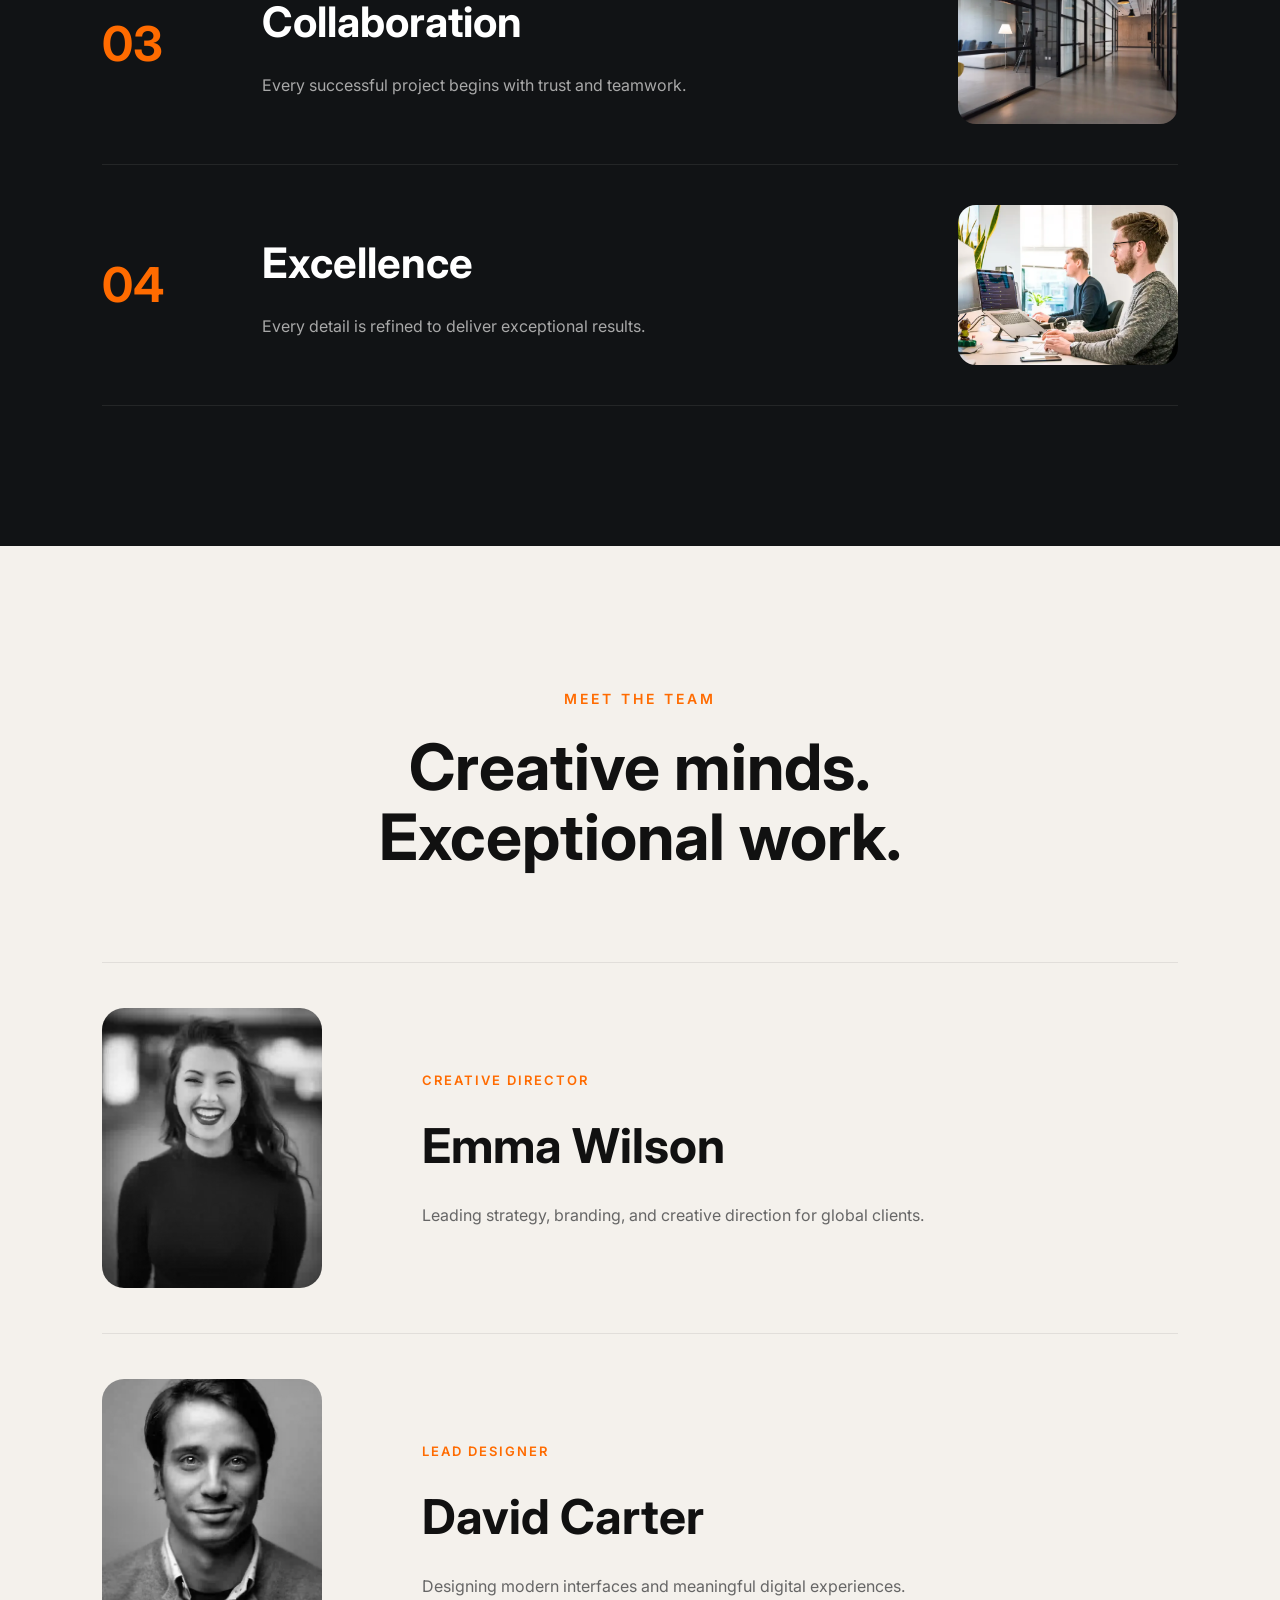
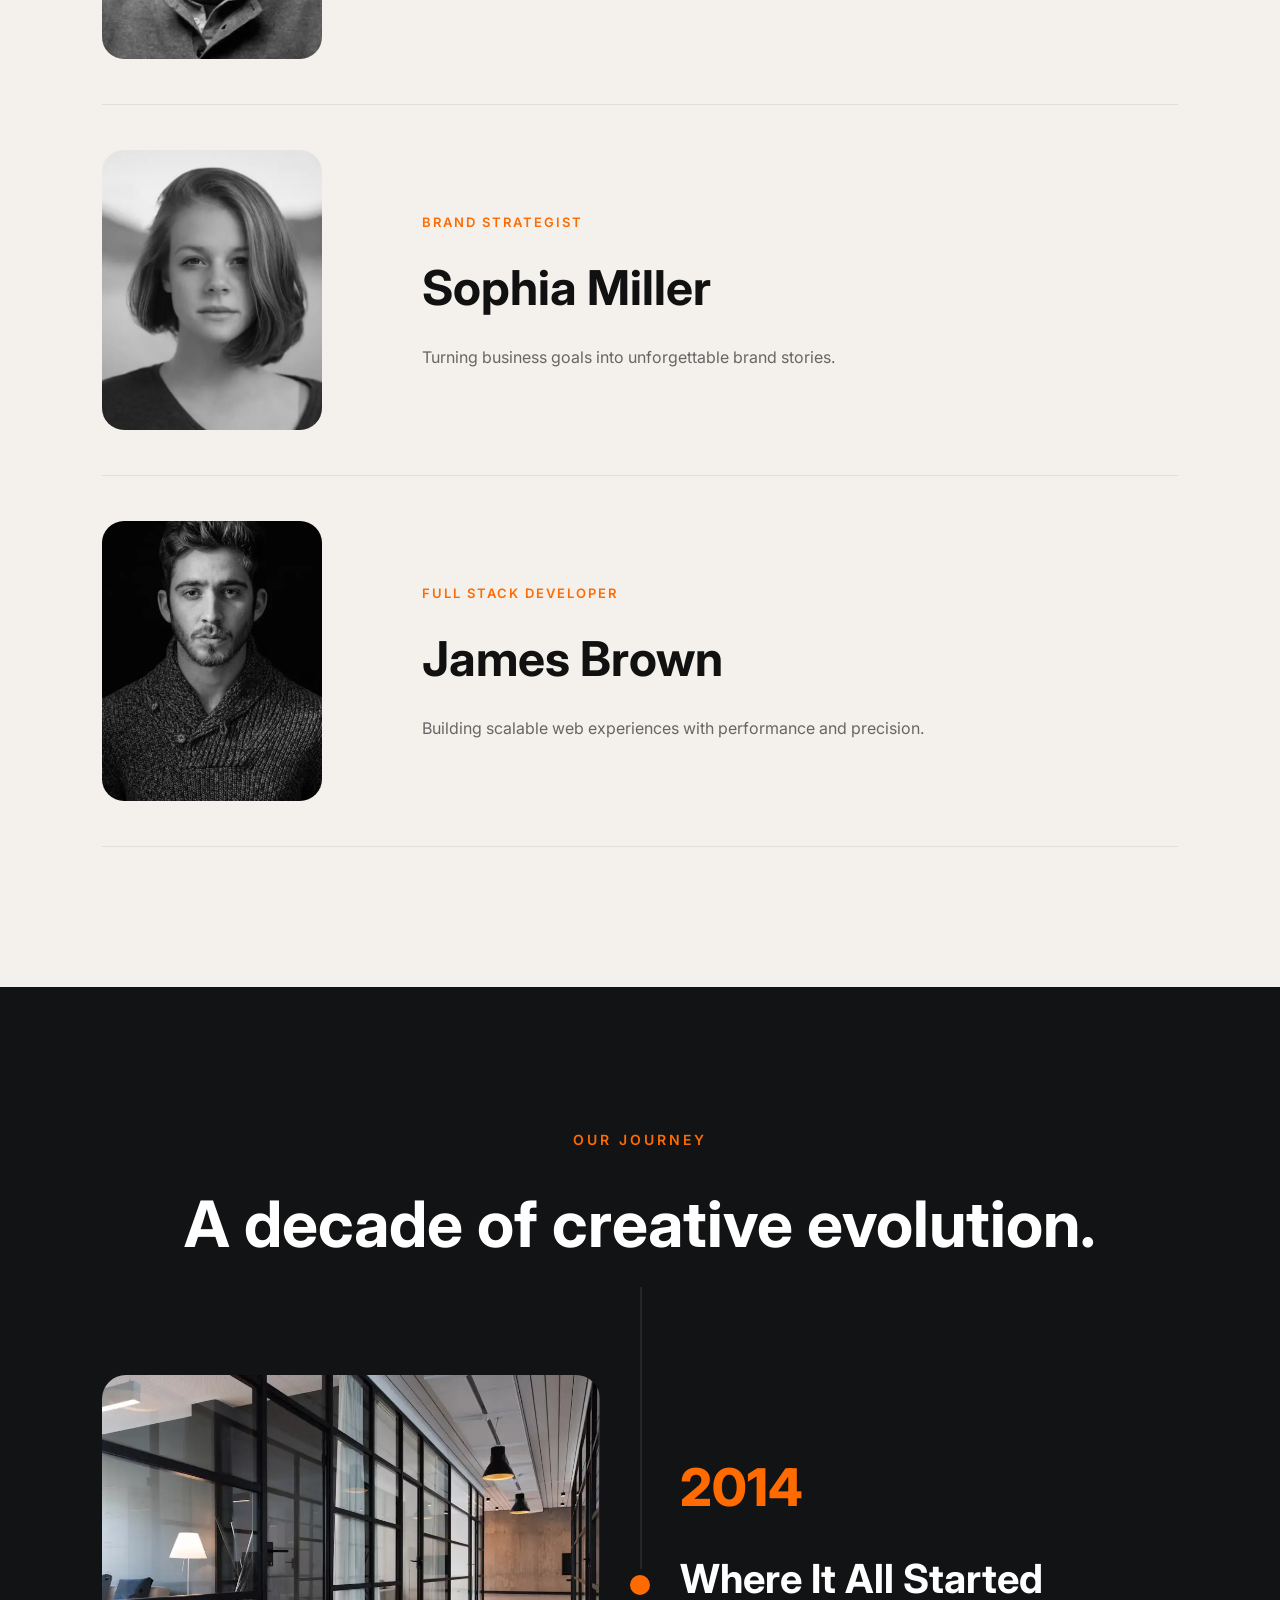
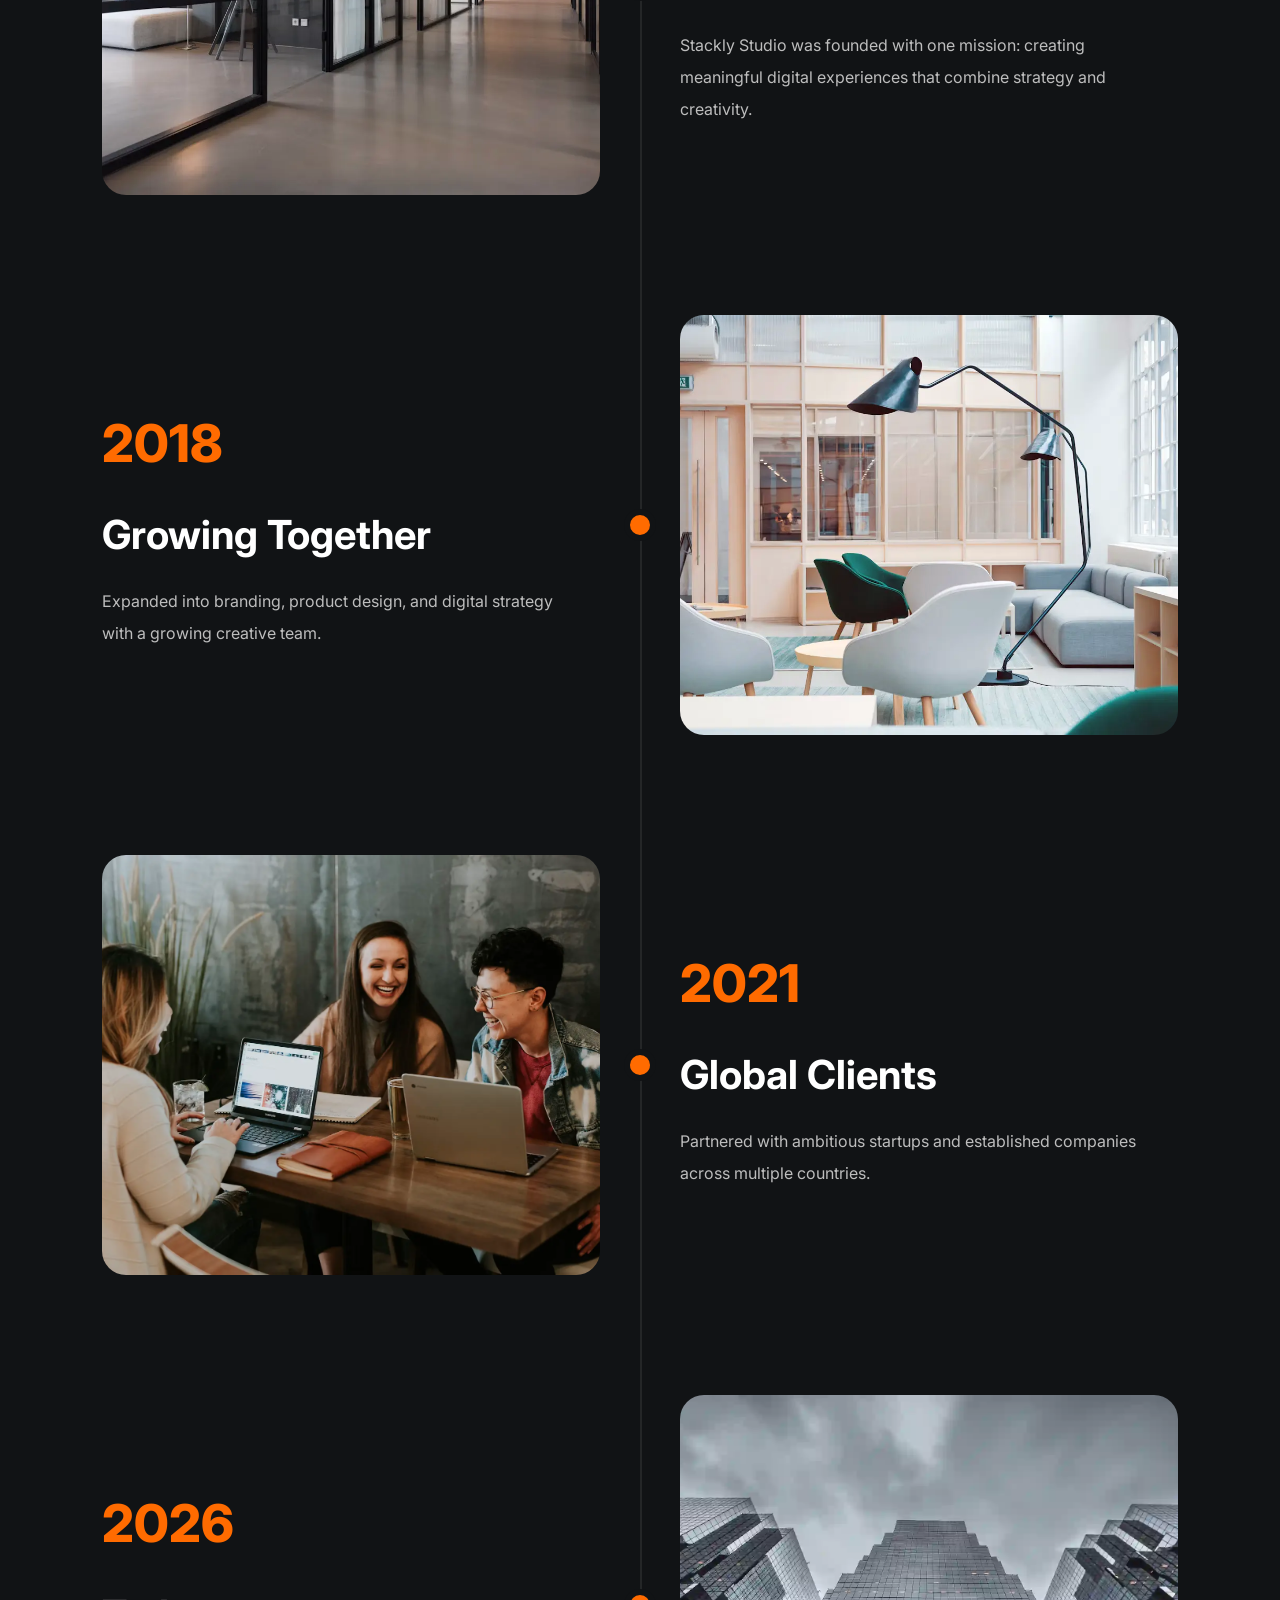
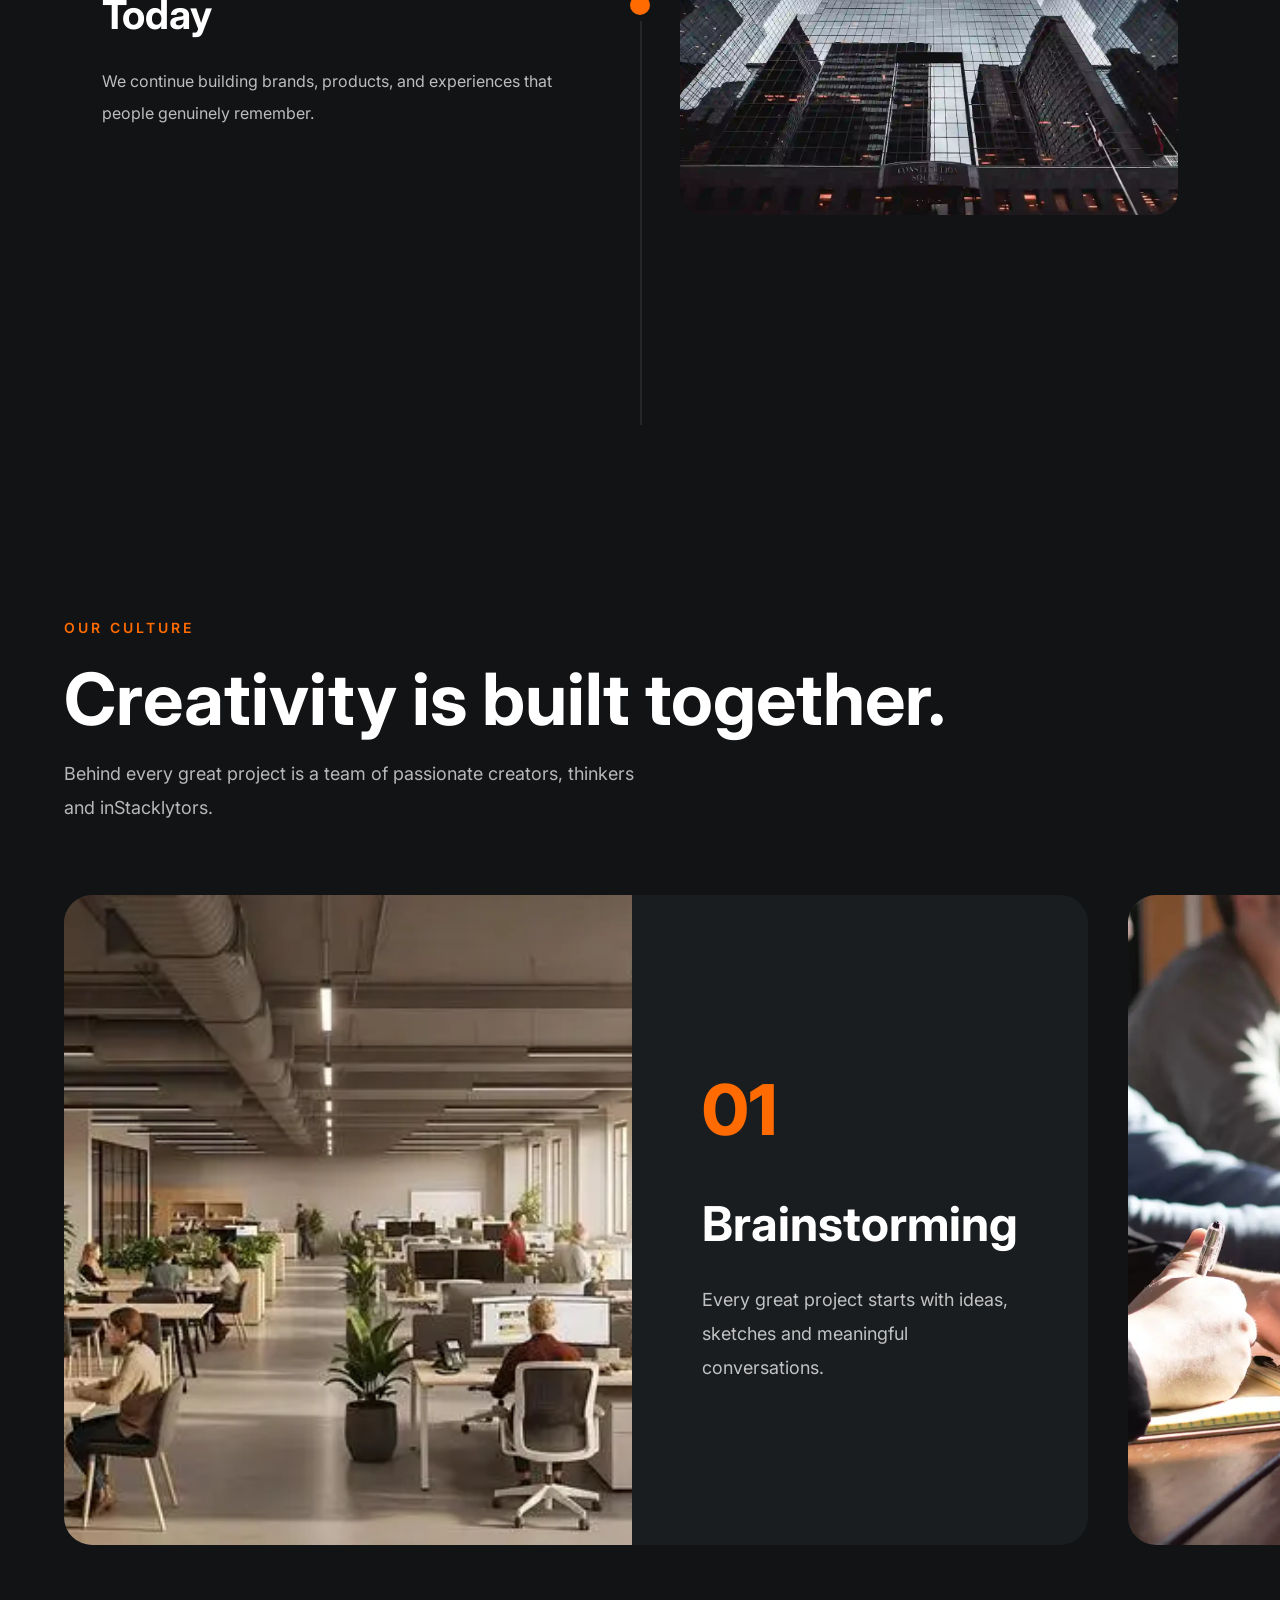
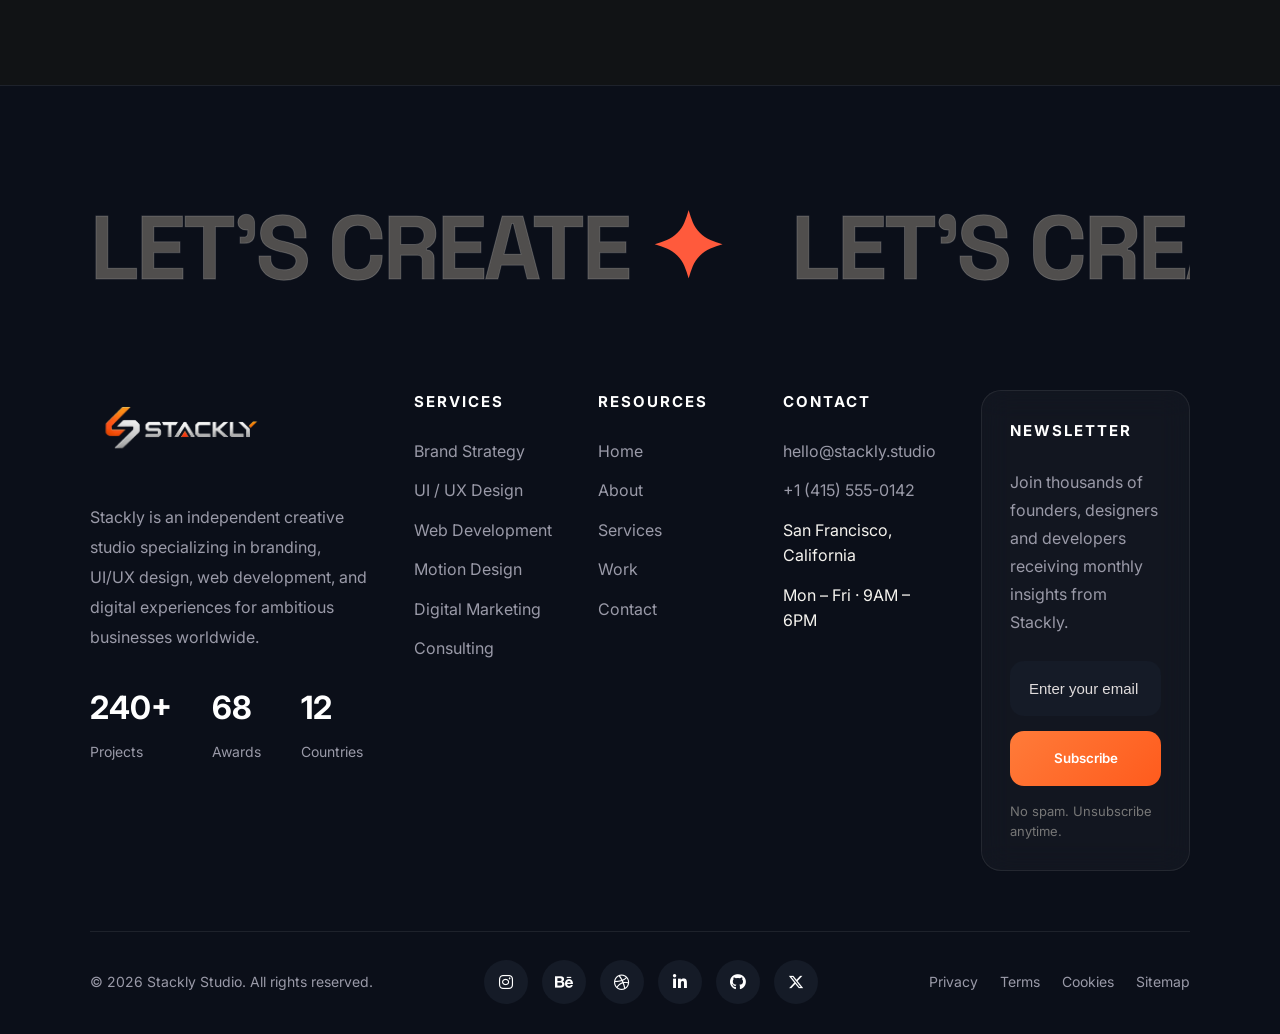
<file: about.html>
<!doctype html>
<html lang="en">
  <head>
    <meta charset="UTF-8" />
    <link rel="icon" type="image/svg+xml" href="/vite.svg" />
    <meta name="viewport" content="width=device-width, initial-scale=1.0" />
    <title>About — Stackly Studio</title>
    <link rel="preconnect" href="https://fonts.googleapis.com" />
    <link rel="preconnect" href="https://fonts.gstatic.com" crossorigin />
    <link
      href="https://fonts.googleapis.com/css2?family=Inter:wght@400;500;600;700;800&family=Fraunces:ital,opsz,wght@0,9..144,400;0,9..144,600;1,9..144,400&family=Space+Grotesk:wght@400;500;700&display=swap"
      rel="stylesheet"
    />
    <link
      rel="stylesheet"
      href="https://cdnjs.cloudflare.com/ajax/libs/font-awesome/6.5.1/css/all.min.css"
    />
    <link rel="stylesheet" href="css/common.css" />
    <link rel="stylesheet" href="css/about.css" />
  </head>
  <body class="page-about">
    <nav class="nav" id="nav">
      <a href="index.html" class="nav-logo">
        <img src="images/stackly_logo.webp" alt="Stackly Logo" />
      </a>

      <ul class="nav-links" id="navLinks">
        <!-- Mobile Header -->

        <li class="mobile-header">
          <a href="index.html" class="mobile-logo">
            <img src="images/stackly_logo.webp" alt="Stackly Logo" />
          </a>
        </li>

        <li><a href="index.html">Home</a></li>

        <li><a href="about.html" class="active">About</a></li>

        <li><a href="services.html">Services</a></li>

        <li><a href="work.html">Work</a></li>

        <li><a href="contact.html">Contact</a></li>

        <!-- Mobile Only -->

        <li class="mobile-only">
          <a href="login.html" class="mobile-btn"> Start a Project </a>
        </li>

        <li class="mobile-contact">
          <h4 class="contact-heading">Contact Information</h4>

          <div class="contact-item">
            <i class="fa-solid fa-envelope"></i>

            <div>
              <span>Email</span>

              <p>hello@stackly.studio</p>
            </div>
          </div>

          <div class="contact-item">
            <i class="fa-solid fa-phone"></i>

            <div>
              <span>Phone</span>

              <p>+91 98654 12108</p>
            </div>
          </div>

          <div class="contact-item">
            <i class="fa-solid fa-location-dot"></i>

            <div>
              <span>Head Office</span>

              <p>Coimbatore, Tamil Nadu</p>
            </div>
          </div>
        </li>
        
      </ul>

      <!-- Desktop Only -->

      <a href="login.html" class="nav-cta"> Start a Project </a>

      <button class="nav-toggle" id="navToggle">
        <span></span>
        <span></span>
        <span></span>
      </button>
    </nav>

    <!-- SECTION-1 -->

    <section class="about-hero">
      <div class="hero-content">
        <div class="hero-top">
          <span class="hero-tag"> ABOUT Stackly STUDIO </span>

          <span class="hero-year"> EST. 2014 </span>
        </div>

        <h1>
          We create
          <span>timeless</span>
          digital experiences that inspire people and elevate brands.
        </h1>

        <div class="hero-bottom">
          <p>
            We are a multidisciplinary creative agency combining strategy,
            branding, UI/UX design, and technology to craft meaningful digital
            products for ambitious businesses around the world.
          </p>

          <a href="error.html"> Discover Our Story → </a>
        </div>
      </div>
    </section>

    <section class="hero-image">
      <img src="images/img-1-5-office.webp" alt="Creative Studio" />
    </section>

    <!-- SECTION-2 -->
    <section class="our-story">
      <div class="story-heading">
        <span class="section-tag">Our Story</span>

        <h2>
          Built on ideas.<br />
          Driven by purpose.
        </h2>
      </div>

      <div class="story-grid">
        <!-- Images -->

        <div class="story-images">
          <img class="img-main" src="images/img-1-5-office.webp" alt="Studio" />

          <img class="img-small" src="images/Launch & Growth.webp" alt="Team" />
        </div>

        <!-- Content -->

        <div class="story-content">
          <span class="story-year"> EST. 2014 </span>

          <p>
            Stackly began with a simple belief that great design has the power
            to inspire, connect, and transform businesses. What started as a
            small creative studio has evolved into a multidisciplinary agency
            trusted by brands around the world.
          </p>

          <p>
            Every project is guided by curiosity, strategy, and a relentless
            pursuit of craftsmanship. From branding to digital experiences, we
            create work that feels timeless and performs with purpose.
          </p>

          <a href="error.html"> Discover More → </a>
        </div>
      </div>
    </section>

    <!-- SECTION-3 -->
    <section class="philosophy">
      <div class="philosophy-left">
        <span class="section-tag"> Our Philosophy </span>

        <h2>We believe great design isn't decoration.</h2>
      </div>

      <div class="philosophy-right">
        <div class="quote">
          <span class="line"></span>

          <p>
            Design is more than visuals. It's emotion, clarity, and the
            invisible connection between brands and people.
          </p>
        </div>

        <div class="principles">
          <div class="item">
            <span>01</span>
            <h4>Purpose</h4>
          </div>

          <div class="item">
            <span>02</span>
            <h4>Craft</h4>
          </div>

          <div class="item">
            <span>03</span>
            <h4>InStacklytion</h4>
          </div>

          <div class="item">
            <span>04</span>
            <h4>Impact</h4>
          </div>
        </div>
      </div>
    </section>

    <!-- SECTION-4 -->
    <section class="studio-gallery">
      <div class="gallery-heading">
        <span class="section-tag"> Studio Gallery </span>

        <h2>Inside our creative world.</h2>

        <p>
          Every project begins with ideas, collaboration, and a workspace
          designed to inspire creativity.
        </p>
      </div>

      <div class="gallery-grid">
        <div class="gallery-item item-1">
          <img src="images/E-commerce.webp" alt="" />
        </div>

        <div class="gallery-item item-2">
          <img src="images/Interior_design.webp" alt="" />
        </div>

        <div class="gallery-item item-3">
          <img src="images/Digital Experience.webp" alt="" />
        </div>

        <div class="gallery-item item-4">
          <img src="images/img-3.webp" alt="" />
        </div>
        <div class="gallery-item item-4">
          <img src="images/work-img-6.webp" alt="" />
        </div>
      </div>
    </section>

    <!-- SECTION-5 -->
    <section class="values">
      <div class="values-heading">
        <span class="section-tag">Our Values</span>

        <h2>Principles that shape every project.</h2>
      </div>

      <div class="values-list">
        <article class="value-item">
          <div class="value-number">01</div>

          <div class="value-info">
            <h3>Creativity</h3>

            <p>
              We transform ideas into meaningful visual experiences that leave a
              lasting impression.
            </p>
          </div>

          <div class="value-image">
            <img src="images/Launch & Growth.webp" alt="Creativity" />
          </div>
        </article>

        <article class="value-item">
          <div class="value-number">02</div>

          <div class="value-info">
            <h3>InStacklytion</h3>

            <p>We embrace curiosity and push beyond ordinary solutions.</p>
          </div>

          <div class="value-image">
            <img src="images/img-2-teach.webp" alt="InStacklytion" />
          </div>
        </article>

        <article class="value-item">
          <div class="value-number">03</div>

          <div class="value-info">
            <h3>Collaboration</h3>

            <p>Every successful project begins with trust and teamwork.</p>
          </div>

          <div class="value-image">
            <img src="images/img-1-5-office.webp" alt="Collaboration" />
          </div>
        </article>

        <article class="value-item">
          <div class="value-number">04</div>

          <div class="value-info">
            <h3>Excellence</h3>

            <p>Every detail is refined to deliver exceptional results.</p>
          </div>

          <div class="value-image">
            <img src="images/img-3.webp" alt="Excellence" />
          </div>
        </article>
      </div>
    </section>

    <!-- SECTION-6 -->
    <section class="team">
      <div class="team-head">
        <span class="section-tag"> Meet The Team </span>

        <h2>
          Creative minds.<br />
          Exceptional work.
        </h2>
      </div>

      <div class="team-list">
        <!-- Member -->

        <article class="team-member">
          <div class="member-image">
            <img src="images/Member-1.webp" alt="" />
          </div>

          <div class="member-content">
            <span>Creative Director</span>

            <h3>Emma Wilson</h3>

            <p>
              Leading strategy, branding, and creative direction for global
              clients.
            </p>
          </div>
        </article>

        <!-- Member -->

        <article class="team-member">
          <div class="member-image">
            <img src="images/member-2.webp" alt="" />
          </div>

          <div class="member-content">
            <span>Lead Designer</span>

            <h3>David Carter</h3>

            <p>
              Designing modern interfaces and meaningful digital experiences.
            </p>
          </div>
        </article>

        <!-- Member -->

        <article class="team-member">
          <div class="member-image">
            <img src="images/member-3.webp" alt="" />
          </div>

          <div class="member-content">
            <span>Brand Strategist</span>

            <h3>Sophia Miller</h3>

            <p>Turning business goals into unforgettable brand stories.</p>
          </div>
        </article>

        <!-- Member -->

        <article class="team-member">
          <div class="member-image">
            <img src="images/team4.webp" alt="" />
          </div>

          <div class="member-content">
            <span>Full Stack Developer</span>

            <h3>James Brown</h3>

            <p>
              Building scalable web experiences with performance and precision.
            </p>
          </div>
        </article>
      </div>
    </section>

    <!-- SECTION-7 -->
    <section class="journey">
      <div class="journey-head">
        <span class="section-tag"> Our Journey </span>

        <h2>A decade of creative evolution.</h2>
      </div>

      <div class="journey-line"></div>

      <!-- Item -->

      <div class="journey-item">
        <div class="journey-image">
          <img src="images/img-1-5-office.webp" />
        </div>

        <div class="journey-content">
          <span class="year">2014</span>

          <h3>Where It All Started</h3>

          <p>
            Stackly Studio was founded with one mission: creating meaningful
            digital experiences that combine strategy and creativity.
          </p>
        </div>
      </div>

      <!-- Item -->

      <div class="journey-item reverse">
        <div class="journey-image">
          <img src="images/Launch & Growth.webp" />
        </div>

        <div class="journey-content">
          <span class="year">2018</span>

          <h3>Growing Together</h3>

          <p>
            Expanded into branding, product design, and digital strategy with a
            growing creative team.
          </p>
        </div>
      </div>

      <!-- Item -->

      <div class="journey-item">
        <div class="journey-image">
          <img src="images/Education.webp" />
        </div>

        <div class="journey-content">
          <span class="year">2021</span>

          <h3>Global Clients</h3>

          <p>
            Partnered with ambitious startups and established companies across
            multiple countries.
          </p>
        </div>
      </div>

      <!-- Item -->

      <div class="journey-item reverse">
        <div class="journey-image">
          <img src="images/img-4-10-Luxury Residence.webp" />
        </div>

        <div class="journey-content">
          <span class="year">2026</span>

          <h3>Today</h3>

          <p>
            We continue building brands, products, and experiences that people
            genuinely remember.
          </p>
        </div>
      </div>
    </section>

    <!-- SECTION-7 -->
    <section class="culture">
      <div class="culture-header">
        <span class="section-tag">Our Culture</span>

        <h2>Creativity is built together.</h2>

        <p>
          Behind every great project is a team of passionate creators, thinkers
          and inStacklytors.
        </p>
      </div>

      <div class="culture-slider">
        <article class="culture-card">
          <div class="culture-image">
            <img src="images/Creative_workspace.webp" />
          </div>

          <div class="culture-content">
            <span>01</span>

            <h3>Brainstorming</h3>

            <p>
              Every great project starts with ideas, sketches and meaningful
              conversations.
            </p>
          </div>
        </article>

        <article class="culture-card">
          <div class="culture-image">
            <img src="images/Technology.webp" />
          </div>

          <div class="culture-content">
            <span>02</span>

            <h3>Collaboration</h3>

            <p>
              Different minds working together to create something
              extraordinary.
            </p>
          </div>
        </article>

        <article class="culture-card">
          <div class="culture-image">
            <img src="images/Finance.webp" />
          </div>

          <div class="culture-content">
            <span>03</span>

            <h3>InStacklytion</h3>

            <p>We experiment, iterate and improve every single day.</p>
          </div>
        </article>

        <article class="culture-card">
          <div class="culture-image">
            <img src="images/Pixel Studio.webp" />
          </div>

          <div class="culture-content">
            <span>04</span>

            <h3>Celebration</h3>

            <p>Every launch is another milestone in our creative journey.</p>
          </div>
        </article>
      </div>
    </section>

    <!-- FOOTER -->
    <footer class="footer">
      <!--==============================
            MARQUEE
    ===============================-->

      <div class="footer-marquee">
        <div class="footer-marquee-track">
          <span>LET'S CREATE</span>
          <span>LET'S CREATE</span>
          <span>LET'S CREATE</span>
          <span>LET'S CREATE</span>
          <span>LET'S CREATE</span>
        </div>
      </div>

      <!--==============================
            FOOTER GRID
    ===============================-->

      <div class="footer-grid">
        <!--==============================
                BRAND
        ===============================-->

        <div class="footer-brand">
          <a href="index.html" class="footer-logo">
            <img src="images/stackly_logo.webp" alt="Stackly Logo" />
          </a>

          <p>
            Stackly is an independent creative studio specializing in branding,
            UI/UX design, web development, and digital experiences for ambitious
            businesses worldwide.
          </p>

          <div class="footer-stats">
            <div>
              <h3>240+</h3>

              <span>Projects</span>
            </div>

            <div>
              <h3>68</h3>

              <span>Awards</span>
            </div>

            <div>
              <h3>12</h3>

              <span>Countries</span>
            </div>
          </div>
        </div>

        <!--==============================
                SERVICES
        ===============================-->

        <div>
          <h4>Services</h4>

          <ul>
            <li><a href="error.html">Brand Strategy</a></li>

            <li><a href="error.html">UI / UX Design</a></li>

            <li><a href="error.html">Web Development</a></li>

            <li><a href="error.html">Motion Design</a></li>

            <li><a href="error.html">Digital Marketing</a></li>

            <li><a href="error.html">Consulting</a></li>
          </ul>
        </div>

        <!--==============================
                RESOURCES
        ===============================-->

        <div>
          <h4>Resources</h4>

          <ul>
            <li><a href="index.html">Home</a></li>

            <li><a href="about.html">About</a></li>

            <li><a href="services.html">Services</a></li>

            <li><a href="work.html">Work</a></li>

            <li><a href="contact.html">Contact</a></li>
          </ul>
        </div>

        <!--==============================
                CONTACT
        ===============================-->

        <div>
          <h4>Contact</h4>

          <ul>
            <li>
              <a href="mailto:hello@stackly.studio"> hello@stackly.studio </a>
            </li>

            <li>
              <a href="tel:+14155550142"> +1 (415) 555-0142 </a>
            </li>

            <li>San Francisco, California</li>

            <li>Mon – Fri · 9AM – 6PM</li>
          </ul>
        </div>

        <!--==============================
                NEWSLETTER
        ===============================-->

        <div class="newsletter">
          <h4>Newsletter</h4>

          <p>
            Join thousands of founders, designers and developers receiving
            monthly insights from Stackly.
          </p>

          <form class="newsletter-form">
            <input type="email" placeholder="Enter your email" required />

            <button type="submit">Subscribe</button>
          </form>

          <small> No spam. Unsubscribe anytime. </small>
        </div>
      </div>

      <!--==============================
            FOOTER BOTTOM
    ===============================-->

      <div class="footer-bottom">
        <span> © 2026 Stackly Studio. All rights reserved. </span>

        <!-- Social Icons -->

        <div class="footer-social">
          <a href="error.html" aria-label="Instagram">
            <i class="fa-brands fa-instagram"></i>
          </a>

          <a href="error.html" aria-label="Behance">
            <i class="fa-brands fa-behance"></i>
          </a>

          <a href="error.html" aria-label="Dribbble">
            <i class="fa-brands fa-dribbble"></i>
          </a>

          <a href="error.html" aria-label="LinkedIn">
            <i class="fa-brands fa-linkedin-in"></i>
          </a>

          <a href="error.html" aria-label="GitHub">
            <i class="fa-brands fa-github"></i>
          </a>

          <a href="error.html" aria-label="Twitter">
            <i class="fa-brands fa-x-twitter"></i>
          </a>
        </div>

        <div class="footer-links">
          <a href="error.html">Privacy</a>

          <a href="error.html">Terms</a>

          <a href="error.html">Cookies</a>

          <a href="error.html">Sitemap</a>
        </div>
      </div>
    </footer>

    <script type="module" src="js/comman.js"></script>
  </body>
</html>
</file>
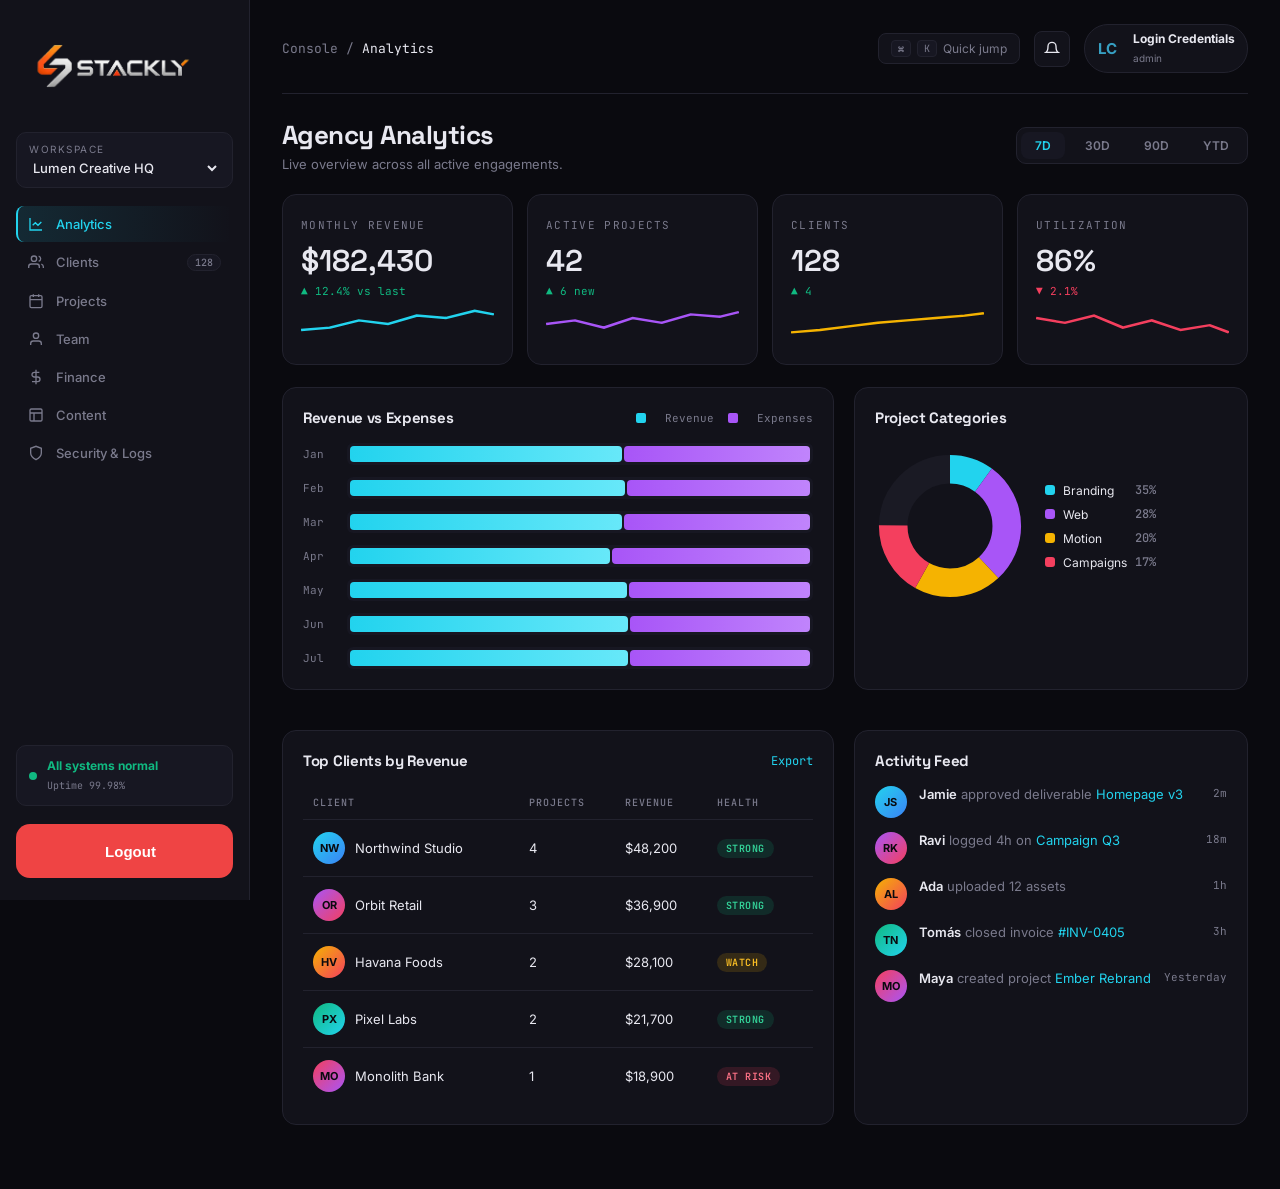
<file: admin-dashboard.html>
<!DOCTYPE html>
<html lang="en">
<head>
<meta charset="UTF-8"/>
<meta name="viewport" content="width=device-width, initial-scale=1.0"/>
<title>Admin Console — Lumen Creative Agency</title>
<link rel="stylesheet" href="css/admin-Dashboard.css"/>
<link href="https://fonts.googleapis.com/css2?family=JetBrains+Mono:wght@400;600&family=Space+Grotesk:wght@400;500;600;700&family=Inter:wght@400;500;600&display=swap" rel="stylesheet">
</head>
<body>

    <header class="mobile-topbar">

    <button id="menuToggle" class="menu-btn">

        ☰

    </button>

    <img
        src="images/stackly_logo.webp"
        class="mobile-logo"
        alt="Stackly">

</header>

<div id="sidebarOverlay" class="sidebar-overlay"></div>

<div class="shell">
  <!-- SIDEBAR -->
  <aside class="sidebar">
    <div class="brand">
            <a href="admin-dashboard.html" class="nav-logo">
              <img
                  src="images/stackly_logo.webp"
                  alt="Stackly Logo">
            </a>
      
    </div>

    <div class="workspace">
      <span>Workspace</span>
      <select><option>Lumen Creative HQ</option><option>Berlin Studio</option></select>
    </div>

    <nav class="nav">
      <a  class="nav-item active" data-tab="analytics">
        <svg viewBox="0 0 24 24" fill="none" stroke="currentColor" stroke-width="2"><path d="M3 3v18h18"/><path d="M7 14l4-4 4 4 5-5"/></svg> Analytics
      </a>
      <a  class="nav-item" data-tab="clients">
        <svg viewBox="0 0 24 24" fill="none" stroke="currentColor" stroke-width="2"><path d="M17 21v-2a4 4 0 0 0-4-4H5a4 4 0 0 0-4 4v2"/><circle cx="9" cy="7" r="4"/><path d="M23 21v-2a4 4 0 0 0-3-3.87"/><path d="M16 3.13a4 4 0 0 1 0 7.75"/></svg> Clients <span class="badge">128</span>
      </a>
      <a  class="nav-item" data-tab="projects">
        <svg viewBox="0 0 24 24" fill="none" stroke="currentColor" stroke-width="2"><rect x="3" y="4" width="18" height="18" rx="2"/><path d="M16 2v4M8 2v4M3 10h18"/></svg> Projects
      </a>
      <a  class="nav-item" data-tab="team">
        <svg viewBox="0 0 24 24" fill="none" stroke="currentColor" stroke-width="2"><path d="M20 21v-2a4 4 0 0 0-4-4H8a4 4 0 0 0-4 4v2"/><circle cx="12" cy="7" r="4"/></svg> Team
      </a>
      <a  class="nav-item" data-tab="finance">
        <svg viewBox="0 0 24 24" fill="none" stroke="currentColor" stroke-width="2"><line x1="12" y1="1" x2="12" y2="23"/><path d="M17 5H9.5a3.5 3.5 0 0 0 0 7h5a3.5 3.5 0 0 1 0 7H6"/></svg> Finance
      </a>
      <a  class="nav-item" data-tab="content">
        <svg viewBox="0 0 24 24" fill="none" stroke="currentColor" stroke-width="2"><rect x="3" y="3" width="18" height="18" rx="2"/><path d="M3 9h18M9 21V9"/></svg> Content
      </a>
      <a  class="nav-item" data-tab="security">
        <svg viewBox="0 0 24 24" fill="none" stroke="currentColor" stroke-width="2"><path d="M12 22s8-4 8-10V5l-8-3-8 3v7c0 6 8 10 8 10z"/></svg> Security & Logs
      </a>
    </nav>

    <div class="sys-status">
      <div class="pulse"></div>
      <div>
        <strong>All systems normal</strong>
        <span>Uptime 99.98%</span>
      </div>
    </div>

    <button id="logoutBtn" class="logout-btn">

            <i class="fa-solid fa-right-from-bracket"></i>

            <span>Logout</span>

        </button>
  </aside>

  <!-- MAIN -->
  <main class="main">
    <header class="topbar">
      <div class="crumbs">
        <span>Console</span> / <span id="crumb">Analytics</span>
      </div>
      <div class="topbar-right">
        <div class="kbar">
          <kbd>⌘</kbd><kbd>K</kbd><span>Quick jump</span>
        </div>
        <button class="icon-btn"><svg viewBox="0 0 24 24" fill="none" stroke="currentColor" stroke-width="2"><path d="M18 8a6 6 0 1 0-12 0c0 7-3 9-3 9h18s-3-2-3-9"/></svg></button>
        <div class="admin-me">
          <div class="avatar">LC</div>
          <div><strong>Login Credentials</strong><span>admin</span></div>
        </div>
      </div>
    </header>

    <!-- ANALYTICS -->
    <section class="tab active" id="tab-analytics">
      <div class="page-head">
        <div>
          <h2>Agency Analytics</h2>
          <p>Live overview across all active engagements.</p>
        </div>
        <div class="range-picker">
          <button class="chip active">7D</button>
          <button class="chip">30D</button>
          <button class="chip">90D</button>
          <button class="chip">YTD</button>
        </div>
      </div>

      <div class="kpi-grid">
        <div class="kpi">
          <span class="kpi-label">Monthly Revenue</span>
          <div class="kpi-val">$182,430</div>
          <div class="kpi-trend up">▲ 12.4% vs last</div>
          <svg class="spark" viewBox="0 0 100 30" preserveAspectRatio="none"><polyline points="0,20 15,18 30,12 45,15 60,8 75,10 90,4 100,7" fill="none" stroke="#22d3ee" stroke-width="2"/></svg>
        </div>
        <div class="kpi">
          <span class="kpi-label">Active Projects</span>
          <div class="kpi-val">42</div>
          <div class="kpi-trend up">▲ 6 new</div>
          <svg class="spark" viewBox="0 0 100 30" preserveAspectRatio="none"><polyline points="0,15 15,12 30,18 45,10 60,14 75,7 90,9 100,5" fill="none" stroke="#a855f7" stroke-width="2"/></svg>
        </div>
        <div class="kpi">
          <span class="kpi-label">Clients</span>
          <div class="kpi-val">128</div>
          <div class="kpi-trend up">▲ 4</div>
          <svg class="spark" viewBox="0 0 100 30" preserveAspectRatio="none"><polyline points="0,22 15,20 30,17 45,14 60,12 75,10 90,8 100,6" fill="none" stroke="#f5b301" stroke-width="2"/></svg>
        </div>
        <div class="kpi">
          <span class="kpi-label">Utilization</span>
          <div class="kpi-val">86%</div>
          <div class="kpi-trend down">▼ 2.1%</div>
          <svg class="spark" viewBox="0 0 100 30" preserveAspectRatio="none"><polyline points="0,10 15,14 30,8 45,18 60,12 75,20 90,16 100,22" fill="none" stroke="#f43f5e" stroke-width="2"/></svg>
        </div>
      </div>

      <div class="grid-2">
        <div class="panel">
          <div class="panel-head">
            <h4>Revenue vs Expenses</h4>
            <div class="legend"><span class="l l1"></span>Revenue <span class="l l2"></span>Expenses</div>
          </div>
          <div class="bars">
            <div class="bar-row"><em>Jan</em><div class="bar-track"><div class="bar b1" style="width:70%"></div><div class="bar b2" style="width:48%"></div></div></div>
            <div class="bar-row"><em>Feb</em><div class="bar-track"><div class="bar b1" style="width:78%"></div><div class="bar b2" style="width:52%"></div></div></div>
            <div class="bar-row"><em>Mar</em><div class="bar-track"><div class="bar b1" style="width:85%"></div><div class="bar b2" style="width:58%"></div></div></div>
            <div class="bar-row"><em>Apr</em><div class="bar-track"><div class="bar b1" style="width:72%"></div><div class="bar b2" style="width:55%"></div></div></div>
            <div class="bar-row"><em>May</em><div class="bar-track"><div class="bar b1" style="width:92%"></div><div class="bar b2" style="width:60%"></div></div></div>
            <div class="bar-row"><em>Jun</em><div class="bar-track"><div class="bar b1" style="width:88%"></div><div class="bar b2" style="width:57%"></div></div></div>
            <div class="bar-row"><em>Jul</em><div class="bar-track"><div class="bar b1" style="width:96%"></div><div class="bar b2" style="width:62%"></div></div></div>
          </div>
        </div>

        <div class="panel">
          <div class="panel-head"><h4>Project Categories</h4></div>
          <div class="donut">
            <svg viewBox="0 0 42 42">
              <circle cx="21" cy="21" r="15.9" fill="none" stroke="#1a1a24" stroke-width="8"/>
              <circle cx="21" cy="21" r="15.9" fill="none" stroke="#22d3ee" stroke-width="8" stroke-dasharray="35 100" stroke-dashoffset="25" transform="rotate(-90 21 21)"/>
              <circle cx="21" cy="21" r="15.9" fill="none" stroke="#a855f7" stroke-width="8" stroke-dasharray="28 100" stroke-dashoffset="-10" transform="rotate(-90 21 21)"/>
              <circle cx="21" cy="21" r="15.9" fill="none" stroke="#f5b301" stroke-width="8" stroke-dasharray="20 100" stroke-dashoffset="-38" transform="rotate(-90 21 21)"/>
              <circle cx="21" cy="21" r="15.9" fill="none" stroke="#f43f5e" stroke-width="8" stroke-dasharray="17 100" stroke-dashoffset="-58" transform="rotate(-90 21 21)"/>
            </svg>
            <div class="donut-legend">
              <div><i style="background:#22d3ee"></i>Branding <b>35%</b></div>
              <div><i style="background:#a855f7"></i>Web <b>28%</b></div>
              <div><i style="background:#f5b301"></i>Motion <b>20%</b></div>
              <div><i style="background:#f43f5e"></i>Campaigns <b>17%</b></div>
            </div>
          </div>
        </div>
      </div>

      <div class="grid-2">
        <div class="panel">
          <div class="panel-head"><h4>Top Clients by Revenue</h4><a class="link">Export</a></div>
          <table class="table">
            <thead><tr><th>Client</th><th>Projects</th><th>Revenue</th><th>Health</th></tr></thead>
            <tbody>
              <tr><td><div class="cell"><div class="ava a1">NW</div>Northwind Studio</div></td><td>4</td><td>$48,200</td><td><span class="pill green">Strong</span></td></tr>
              <tr><td><div class="cell"><div class="ava a2">OR</div>Orbit Retail</div></td><td>3</td><td>$36,900</td><td><span class="pill green">Strong</span></td></tr>
              <tr><td><div class="cell"><div class="ava a3">HV</div>Havana Foods</div></td><td>2</td><td>$28,100</td><td><span class="pill yellow">Watch</span></td></tr>
              <tr><td><div class="cell"><div class="ava a4">PX</div>Pixel Labs</div></td><td>2</td><td>$21,700</td><td><span class="pill green">Strong</span></td></tr>
              <tr><td><div class="cell"><div class="ava a5">MO</div>Monolith Bank</div></td><td>1</td><td>$18,900</td><td><span class="pill red">At risk</span></td></tr>
            </tbody>
          </table>
        </div>
        <div class="panel">
          <div class="panel-head"><h4>Activity Feed</h4></div>
          <ul class="feed">
            <li><div class="ava a1">JS</div><div><strong>Jamie</strong> approved deliverable <em>Homepage v3</em><time>2m</time></div></li>
            <li><div class="ava a2">RK</div><div><strong>Ravi</strong> logged 4h on <em>Campaign Q3</em><time>18m</time></div></li>
            <li><div class="ava a3">AL</div><div><strong>Ada</strong> uploaded 12 assets<time>1h</time></div></li>
            <li><div class="ava a4">TN</div><div><strong>Tomás</strong> closed invoice <em>#INV-0405</em><time>3h</time></div></li>
            <li><div class="ava a5">MO</div><div><strong>Maya</strong> created project <em>Ember Rebrand</em><time>Yesterday</time></div></li>
          </ul>
        </div>
      </div>
    </section>

    <!-- CLIENTS -->
    <section class="tab" id="tab-clients">
      <div class="page-head"><h2>Clients</h2><button class="btn primary">+ Add Client</button></div>
      <div class="panel">
        <div class="toolbar">
          <input class="search-lg" placeholder="Search 128 clients..."/>
          <div class="range-picker"><button class="chip active">All</button><button class="chip">Retainer</button><button class="chip">Project</button><button class="chip">Prospect</button></div>
        </div>
        <table class="table">
          <thead><tr><th>Client</th><th>Contact</th><th>Type</th><th>MRR</th><th>Since</th><th>Status</th><th></th></tr></thead>
          <tbody>
            <tr><td><div class="cell"><div class="ava a1">NW</div>Northwind Studio</div></td><td>emma@northwind.co</td><td>Retainer</td><td>$3,600</td><td>Jan 2024</td><td><span class="pill green">Active</span></td><td>⋯</td></tr>
            <tr><td><div class="cell"><div class="ava a2">OR</div>Orbit Retail</div></td><td>tom@orbit.io</td><td>Project</td><td>—</td><td>Mar 2024</td><td><span class="pill green">Active</span></td><td>⋯</td></tr>
            <tr><td><div class="cell"><div class="ava a3">HV</div>Havana Foods</div></td><td>ana@havana.co</td><td>Retainer</td><td>$2,400</td><td>Sep 2023</td><td><span class="pill yellow">Renewal</span></td><td>⋯</td></tr>
            <tr><td><div class="cell"><div class="ava a4">PX</div>Pixel Labs</div></td><td>hi@pixel.dev</td><td>Project</td><td>—</td><td>Jun 2024</td><td><span class="pill green">Active</span></td><td>⋯</td></tr>
            <tr><td><div class="cell"><div class="ava a5">MO</div>Monolith Bank</div></td><td>ir@monolith.com</td><td>Retainer</td><td>$8,500</td><td>Nov 2022</td><td><span class="pill red">At risk</span></td><td>⋯</td></tr>
            <tr><td><div class="cell"><div class="ava a1">EM</div>Ember Co.</div></td><td>ceo@ember.xyz</td><td>Prospect</td><td>—</td><td>—</td><td><span class="pill blue">Pitch</span></td><td>⋯</td></tr>
          </tbody>
        </table>
      </div>
    </section>

    <!-- PROJECTS -->
    <section class="tab" id="tab-projects">
      <div class="page-head"><h2>Projects Kanban</h2><button class="btn primary">+ New Project</button></div>
      <div class="kanban">
        <div class="col">
          <div class="col-head"><strong>Backlog</strong><span>3</span></div>
          <div class="task"><span class="tag t1">Web</span><h5>Ember rebrand kickoff</h5><p>Discovery, workshops</p><div class="task-foot"><div class="ava a1">MO</div><time>Aug 1</time></div></div>
          <div class="task"><span class="tag t2">Motion</span><h5>Product film</h5><p>60s hero + cutdowns</p><div class="task-foot"><div class="ava a2">TN</div><time>Aug 5</time></div></div>
          <div class="task"><span class="tag t3">Brand</span><h5>Havana Q4 refresh</h5><p>Guidelines update</p><div class="task-foot"><div class="ava a3">AL</div><time>Aug 12</time></div></div>
        </div>
        <div class="col">
          <div class="col-head"><strong>In Progress</strong><span>4</span></div>
          <div class="task"><span class="tag t1">Web</span><h5>Northwind redesign</h5><p>Phase 2 · design</p><div class="task-foot"><div class="ava a1">JS</div><time>Jul 21</time></div></div>
          <div class="task"><span class="tag t4">Campaign</span><h5>Orbit launch</h5><p>Multi-channel Q3</p><div class="task-foot"><div class="ava a2">RK</div><time>Jul 30</time></div></div>
          <div class="task"><span class="tag t3">Brand</span><h5>Pixel identity</h5><p>Logo + system</p><div class="task-foot"><div class="ava a4">AL</div><time>Aug 2</time></div></div>
          <div class="task"><span class="tag t2">Motion</span><h5>Monolith sting</h5><p>Broadcast package</p><div class="task-foot"><div class="ava a5">TN</div><time>Aug 8</time></div></div>
        </div>
        <div class="col">
          <div class="col-head"><strong>Review</strong><span>2</span></div>
          <div class="task"><span class="tag t1">Web</span><h5>Havana site v2</h5><p>Client review</p><div class="task-foot"><div class="ava a3">JS</div><time>Jul 18</time></div></div>
          <div class="task"><span class="tag t4">Campaign</span><h5>Orbit teaser assets</h5><p>Round 2</p><div class="task-foot"><div class="ava a2">RK</div><time>Jul 19</time></div></div>
        </div>
        <div class="col">
          <div class="col-head"><strong>Done</strong><span>2</span></div>
          <div class="task done"><span class="tag t3">Brand</span><h5>Northwind logo</h5><p>Approved</p><div class="task-foot"><div class="ava a1">JS</div><time>Jul 08</time></div></div>
          <div class="task done"><span class="tag t2">Motion</span><h5>Pixel intro</h5><p>Delivered</p><div class="task-foot"><div class="ava a4">TN</div><time>Jul 04</time></div></div>
        </div>
      </div>
    </section>

    <!-- TEAM -->
    <section class="tab" id="tab-team">
      <div class="page-head"><h2>Team</h2><button class="btn primary">+ Invite</button></div>
      <div class="team-grid">
        <div class="member"><div class="ava a1 lg">JS</div><h4>Jamie Sun</h4><span>Lead Designer</span><div class="util"><em>Utilization</em><div class="bar-track sm"><div class="bar b1" style="width:88%"></div></div><b>88%</b></div></div>
        <div class="member"><div class="ava a2 lg">RK</div><h4>Ravi Kapoor</h4><span>Art Director</span><div class="util"><em>Utilization</em><div class="bar-track sm"><div class="bar b1" style="width:74%"></div></div><b>74%</b></div></div>
        <div class="member"><div class="ava a3 lg">AL</div><h4>Ada Lee</h4><span>Brand Designer</span><div class="util"><em>Utilization</em><div class="bar-track sm"><div class="bar b1" style="width:92%"></div></div><b>92%</b></div></div>
        <div class="member"><div class="ava a4 lg">TN</div><h4>Tomás Núñez</h4><span>Motion Designer</span><div class="util"><em>Utilization</em><div class="bar-track sm"><div class="bar b1" style="width:65%"></div></div><b>65%</b></div></div>
        <div class="member"><div class="ava a5 lg">MO</div><h4>Maya Osei</h4><span>Producer</span><div class="util"><em>Utilization</em><div class="bar-track sm"><div class="bar b1" style="width:80%"></div></div><b>80%</b></div></div>
        <div class="member"><div class="ava a1 lg">DK</div><h4>David Kim</h4><span>Founder</span><div class="util"><em>Utilization</em><div class="bar-track sm"><div class="bar b1" style="width:55%"></div></div><b>55%</b></div></div>
      </div>
    </section>

    <!-- FINANCE -->
    <section class="tab" id="tab-finance">
      <div class="page-head"><h2>Finance</h2></div>
      <div class="kpi-grid">
        <div class="kpi"><span class="kpi-label">Revenue MTD</span><div class="kpi-val">$182k</div><div class="kpi-trend up">▲ 12%</div></div>
        <div class="kpi"><span class="kpi-label">Outstanding</span><div class="kpi-val">$46k</div><div class="kpi-trend down">▼ 4%</div></div>
        <div class="kpi"><span class="kpi-label">Profit Margin</span><div class="kpi-val">38%</div><div class="kpi-trend up">▲ 2.1%</div></div>
        <div class="kpi"><span class="kpi-label">Runway</span><div class="kpi-val">14mo</div><div class="kpi-trend">Stable</div></div>
      </div>
      <div class="panel">
        <div class="panel-head"><h4>Recent Invoices</h4><button class="btn ghost">+ Invoice</button></div>
        <table class="table">
          <thead><tr><th>#</th><th>Client</th><th>Amount</th><th>Status</th><th>Issued</th><th>Due</th></tr></thead>
          <tbody>
            <tr><td>INV-0421</td><td>Northwind</td><td>$4,800</td><td><span class="pill yellow">Sent</span></td><td>Jul 10</td><td>Jul 22</td></tr>
            <tr><td>INV-0420</td><td>Orbit Retail</td><td>$12,000</td><td><span class="pill yellow">Sent</span></td><td>Jul 09</td><td>Jul 24</td></tr>
            <tr><td>INV-0418</td><td>Havana</td><td>$2,400</td><td><span class="pill green">Paid</span></td><td>Jul 01</td><td>Jul 15</td></tr>
            <tr><td>INV-0415</td><td>Monolith</td><td>$8,500</td><td><span class="pill red">Overdue</span></td><td>Jun 20</td><td>Jul 05</td></tr>
            <tr><td>INV-0410</td><td>Pixel</td><td>$3,200</td><td><span class="pill green">Paid</span></td><td>Jun 12</td><td>Jun 26</td></tr>
          </tbody>
        </table>
      </div>
    </section>

    <!-- CONTENT -->
    <section class="tab" id="tab-content">
      <div class="page-head"><h2>Website Content</h2><button class="btn primary">+ New Case Study</button></div>
      <div class="grid-3">
        <div class="content-card"><div class="ch ch1"></div><span class="pill green">Published</span><h4>Northwind Rebrand</h4><p>Case study · Branding</p><div class="cf"><span>👁 2,431</span><span>♥ 128</span></div></div>
        <div class="content-card"><div class="ch ch2"></div><span class="pill yellow">Draft</span><h4>Orbit Launch</h4><p>Case study · Campaign</p><div class="cf"><span>👁 —</span><span>♥ —</span></div></div>
        <div class="content-card"><div class="ch ch3"></div><span class="pill green">Published</span><h4>Havana Guidelines</h4><p>Case study · Brand</p><div class="cf"><span>👁 1,204</span><span>♥ 88</span></div></div>
        <div class="content-card"><div class="ch ch4"></div><span class="pill blue">Scheduled</span><h4>Pixel Identity</h4><p>Case study · Brand</p><div class="cf"><span>Aug 1</span><span></span></div></div>
        <div class="content-card"><div class="ch ch5"></div><span class="pill green">Published</span><h4>Motion Reel 2026</h4><p>Showreel</p><div class="cf"><span>👁 8,904</span><span>♥ 412</span></div></div>
        <div class="content-card"><div class="ch ch6"></div><span class="pill yellow">Draft</span><h4>Design ethics essay</h4><p>Journal</p><div class="cf"><span>—</span><span>—</span></div></div>
      </div>
    </section>

    <!-- SECURITY -->
    <section class="tab" id="tab-security">
      <div class="page-head"><h2>Security & Audit Logs</h2></div>
      <div class="kpi-grid">
        <div class="kpi"><span class="kpi-label">MFA Enabled</span><div class="kpi-val">98%</div><div class="kpi-trend up">Compliant</div></div>
        <div class="kpi"><span class="kpi-label">Failed logins (24h)</span><div class="kpi-val">7</div><div class="kpi-trend">Normal</div></div>
        <div class="kpi"><span class="kpi-label">Active sessions</span><div class="kpi-val">32</div><div class="kpi-trend">—</div></div>
        <div class="kpi"><span class="kpi-label">Alerts</span><div class="kpi-val">0</div><div class="kpi-trend up">Clear</div></div>
      </div>
      <div class="panel">
        <div class="panel-head"><h4>Audit Log</h4><a class="link">Export CSV</a></div>
        <div class="log">
          <div class="log-row ok"><time>14:22:03</time><code>auth.login</code><span>david@lumen.co · 10.0.24.11 · macOS/Chrome</span></div>
          <div class="log-row ok"><time>14:19:41</time><code>project.create</code><span>maya@lumen.co · created "Ember Rebrand"</span></div>
          <div class="log-row warn"><time>13:58:12</time><code>auth.fail</code><span>unknown@—— · 5 attempts · rate limited</span></div>
          <div class="log-row ok"><time>13:41:07</time><code>invoice.send</code><span>maya@lumen.co · INV-0421 to Northwind</span></div>
          <div class="log-row ok"><time>12:29:55</time><code>file.upload</code><span>ada@lumen.co · 12 assets → Pixel Labs</span></div>
          <div class="log-row err"><time>10:15:32</time><code>webhook.fail</code><span>stripe.invoice.paid · retried 3x → resolved</span></div>
          <div class="log-row ok"><time>09:02:11</time><code>auth.login</code><span>jamie@lumen.co · 10.0.24.03</span></div>
        </div>
      </div>
    </section>
  </main>
</div>
<script src="js/admin-dashboard.js"></script>
</body>
</html>
</file>
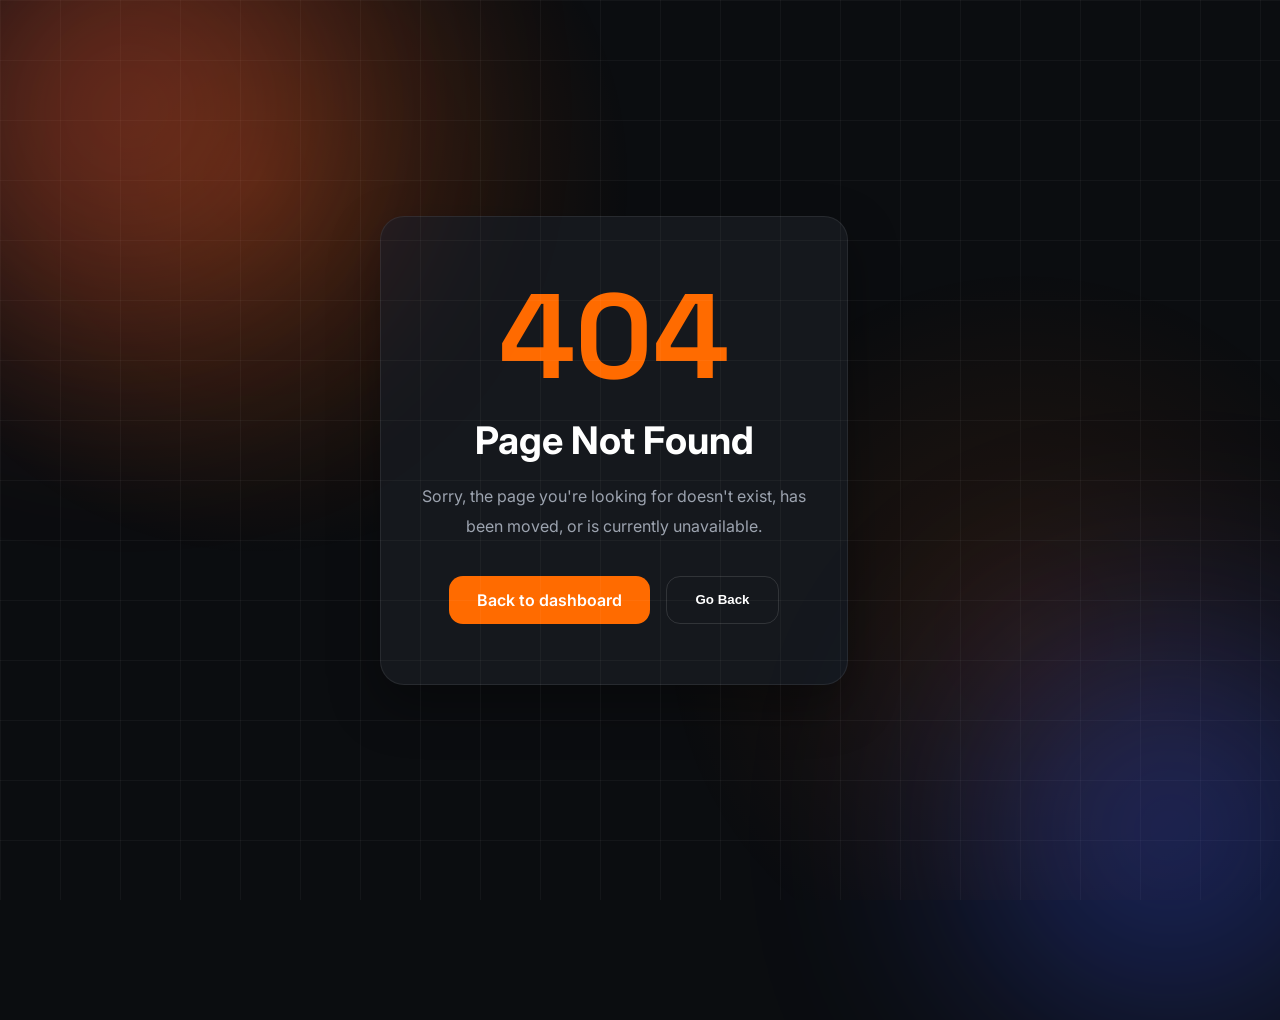
<file: dashboarderror.html>
<!DOCTYPE html>
<html lang="en">

<head>

    <meta charset="UTF-8">

    <meta name="viewport"
          content="width=device-width, initial-scale=1.0">

    <title>Error | Stackly</title>

    <link rel="preconnect"
          href="https://fonts.googleapis.com">

    <link rel="preconnect"
          href="https://fonts.gstatic.com"
          crossorigin>

    <link href="https://fonts.googleapis.com/css2?family=Inter:wght@400;500;600;700&family=Space+Grotesk:wght@700&display=swap"
          rel="stylesheet">

    <link rel="stylesheet"
          href="css/error.css">

</head>

<body>

        <!--==================================
                BACKGROUND
    ===================================-->

    <div class="grid-bg"></div>

    <div class="blur blur-1"></div>

    <div class="blur blur-2"></div>

<section class="error-page">

    <div class="error-card">

        <div class="error-code">

            404

        </div>

        <h1>

            Page Not Found

        </h1>

        <p>

            Sorry, the page you're looking for doesn't exist,
            has been moved, or is currently unavailable.

        </p>

        <div class="buttons">

            <a onclick="history.back()"
               class="btn-primary">

                Back to dashboard

            </a>

            <button
                class="btn-secondary"
                onclick="history.back()">

                Go Back

            </button>

        </div>

    </div>

</section>

</body>

</html>
</file>
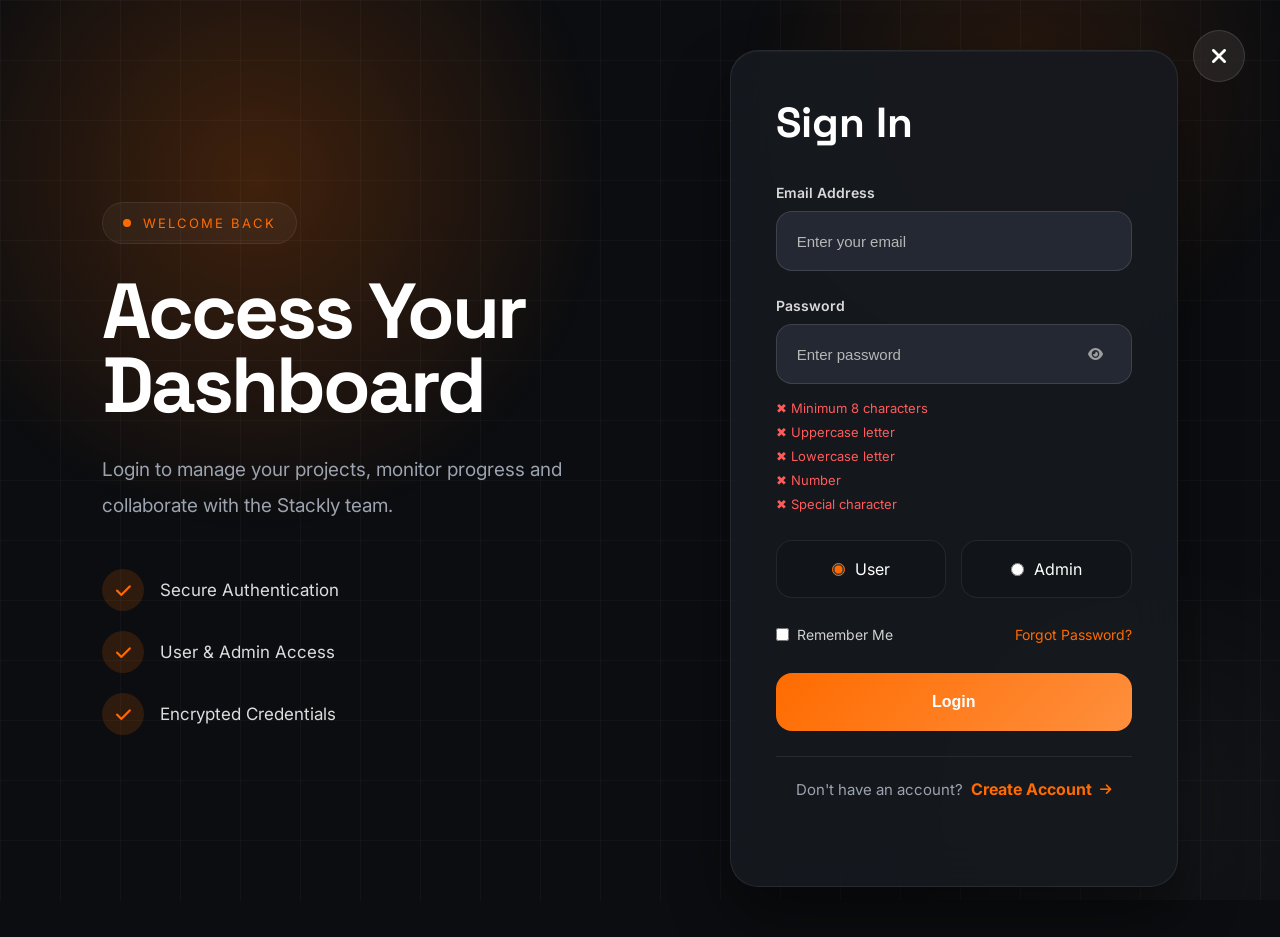
<file: login.html>
<!DOCTYPE html>
<html lang="en">

<head>

    <meta charset="UTF-8">

    <meta name="viewport"
          content="width=device-width, initial-scale=1.0">

    <title>Login | Stackly</title>

    <link rel="preconnect"
          href="https://fonts.googleapis.com">

    <link rel="preconnect"
          href="https://fonts.gstatic.com"
          crossorigin>

    <link href="https://fonts.googleapis.com/css2?family=Inter:wght@400;500;600;700;800&family=Space+Grotesk:wght@500;700&display=swap"
          rel="stylesheet">

    <link rel="stylesheet"
          href="css/login.css">

    <link rel="stylesheet"
          href="https://cdnjs.cloudflare.com/ajax/libs/font-awesome/6.6.0/css/all.min.css">

</head>

<body>

<section class="login-page">

    <!-- CLOSE BUTTON -->

<a href="index.html" class="close-btn">

    <i class="fa-solid fa-xmark"></i>

</a>

    <!-- LEFT -->

    <div class="login-left">

        <span class="tag">

            Welcome Back

        </span>

        <h1>

            Access Your
            Dashboard

        </h1>

        <p>

            Login to manage your projects,
            monitor progress and collaborate
            with the Stackly team.

        </p>

        <div class="feature-list">

            <div>

                <i class="fa-solid fa-check"></i>

                Secure Authentication

            </div>

            <div>

                <i class="fa-solid fa-check"></i>

                User & Admin Access

            </div>

            <div>

                <i class="fa-solid fa-check"></i>

                Encrypted Credentials

            </div>

        </div>

    </div>

    <!-- RIGHT -->

    <div class="login-right">

        <form id="loginForm">

            <h2>

                Sign In

            </h2>

            <!-- EMAIL -->

            <div class="input-box">

                <label>Email Address</label>

                <input
                    type="email"
                    id="email"
                    placeholder="Enter your email"
                    required>

            </div>

            <!-- PASSWORD -->

            <div class="input-box">

                <label>Password</label>

                <div class="password-wrapper">

                    <input
                        type="password"
                        id="password"
                        placeholder="Enter password"
                        required>

                    <button
                        type="button"
                        class="eye-btn"
                        id="togglePassword">

                        <i class="fa-solid fa-eye"></i>

                    </button>

                </div>

                <div class="password-rules">

                    <p id="length">

                        ✖ Minimum 8 characters

                    </p>

                    <p id="upper">

                        ✖ Uppercase letter

                    </p>

                    <p id="lower">

                        ✖ Lowercase letter

                    </p>

                    <p id="number">

                        ✖ Number

                    </p>

                    <p id="symbol">

                        ✖ Special character

                    </p>

                </div>

            </div>

            <!-- ROLE -->

            <div class="role-box">

                <label>

                    <input
                        type="radio"
                        name="role"
                        value="user"
                        checked>

                    User

                </label>

                <label>

                    <input
                        type="radio"
                        name="role"
                        value="admin">

                    Admin

                </label>

            </div>

            <!-- OPTIONS -->

            <div class="options">

                <label>

                    <input
                        type="checkbox"
                        id="rememberMe">

                    Remember Me

                </label>

                <a href="#">

                    Forgot Password?

                </a>

            </div>

            <button
                class="login-btn"
                type="submit">

                Login

            </button>

            <div class="signup-redirect">

    <span>

        Don't have an account?

    </span>

    <a href="signup.html">

        Create Account

        <i class="fa-solid fa-arrow-right"></i>

    </a>

</div>

            <p
                class="message"
                id="message">

            </p>

        </form>

    </div>

</section>

<script src="js/login.js"></script>

</body>

</html>
</file>
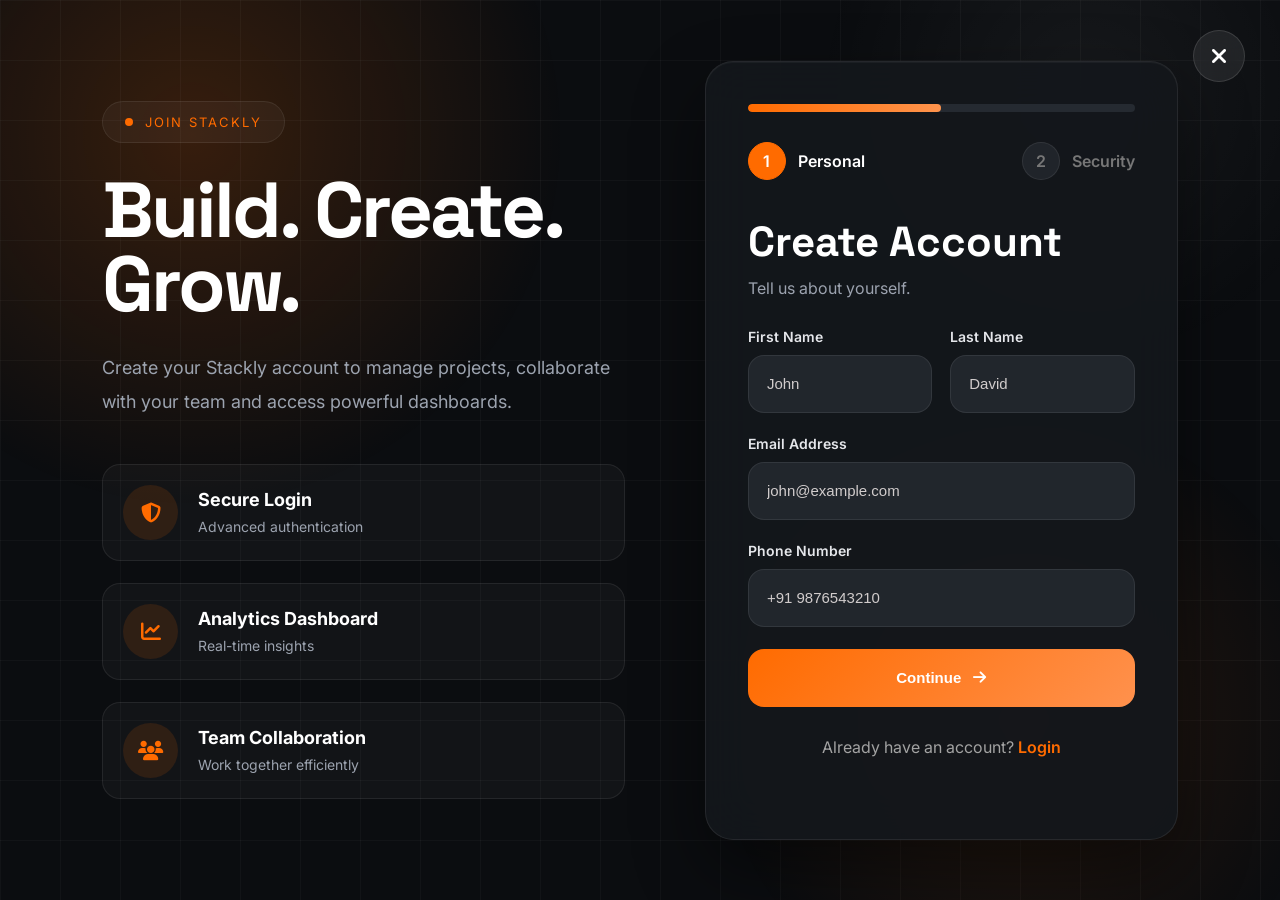
<file: signup.html>
<!DOCTYPE html>
<html lang="en">

<head>

    <meta charset="UTF-8">

    <meta name="viewport"
        content="width=device-width, initial-scale=1.0">

    <title>Create Account | Stackly</title>

    <link rel="preconnect"
        href="https://fonts.googleapis.com">

    <link rel="preconnect"
        href="https://fonts.gstatic.com"
        crossorigin>

    <link href="https://fonts.googleapis.com/css2?family=Inter:wght@400;500;600;700;800&family=Space+Grotesk:wght@400;500;700&display=swap"
        rel="stylesheet">

    <link rel="stylesheet"
        href="css/signup.css">

    <link rel="stylesheet"
        href="https://cdnjs.cloudflare.com/ajax/libs/font-awesome/6.6.0/css/all.min.css">

</head>

<body>

<section class="signup-page">

    <!-- CLOSE BUTTON -->

<a href="index.html" class="close-btn">

    <i class="fa-solid fa-xmark"></i>

</a>

    <!--==================================
                LEFT
    ===================================-->

    <div class="signup-left">

        <span class="section-tag">

            Join Stackly

        </span>

        <h1>

            Build.
            Create.
            Grow.

        </h1>

        <p>

            Create your Stackly account to
            manage projects, collaborate with
            your team and access powerful
            dashboards.

        </p>

        <div class="features">

            <div class="feature">

                <i class="fa-solid fa-shield-halved"></i>

                <div>

                    <h4>Secure Login</h4>

                    <span>Advanced authentication</span>

                </div>

            </div>

            <div class="feature">

                <i class="fa-solid fa-chart-line"></i>

                <div>

                    <h4>Analytics Dashboard</h4>

                    <span>Real-time insights</span>

                </div>

            </div>

            <div class="feature">

                <i class="fa-solid fa-users"></i>

                <div>

                    <h4>Team Collaboration</h4>

                    <span>Work together efficiently</span>

                </div>

            </div>

        </div>

    </div>

    <!--==================================
                RIGHT
    ===================================-->

    <div class="signup-right">

        <form id="signupForm">

            <div class="progress">

                <div class="progress-bar"></div>

            </div>

            <!-- STEP INDICATOR -->

            <div class="step-indicator">

                <div class="step active">

                    <span>1</span>

                    Personal

                </div>

                <div class="step">

                    <span>2</span>

                    Security

                </div>

            </div>

            <!--==================================
                    STEP 1
            ===================================-->

            <div class="form-step active"
                id="step1">

                <h2>

                    Create Account

                </h2>

                <p class="subtitle">

                    Tell us about yourself.

                </p>

                <div class="grid">

                    <div class="input-box">

                        <label>

                            First Name

                        </label>

                        <input
                            type="text"
                            id="firstName"
                            placeholder="John">

                    </div>

                    <div class="input-box">

                        <label>

                            Last Name

                        </label>

                        <input
                            type="text"
                            id="lastName"
                            placeholder="David">

                    </div>

                </div>

                <div class="input-box">

                    <label>

                        Email Address

                    </label>

                    <input
                        type="email"
                        id="email"
                        placeholder="john@example.com">

                </div>

                <div class="input-box">

                    <label>

                        Phone Number

                    </label>

                    <input
                        type="tel"
                        id="phone"
                        maxlength="10"
                        placeholder="+91 9876543210">

                </div>

                <button
                    type="button"
                    class="next-btn"
                    id="nextBtn">

                    Continue

                    <i class="fa-solid fa-arrow-right"></i>

                </button>

            </div>

            <!--==================================
                    STEP 2
            ===================================-->

            <div class="form-step"
                id="step2">

                <h2>

                    Secure Your Account

                </h2>

                <p class="subtitle">

                    Create a strong password.

                </p>

                <div class="input-box">

                    <label>

                        Password

                    </label>

                    <div class="password-box">

                        <input
                            type="password"
                            id="password"
                            placeholder="Create password">

                        <button
                            type="button"
                            class="eye-btn"
                            id="togglePassword">

                            <i class="fa-solid fa-eye"></i>

                        </button>

                    </div>

                </div>

                <div class="input-box">

                    <label>

                        Confirm Password

                    </label>

                    <div class="password-box">

                        <input
                            type="password"
                            id="confirmPassword"
                            placeholder="Confirm password">

                        <button
                            type="button"
                            class="eye-btn"
                            id="toggleConfirm">

                            <i class="fa-solid fa-eye"></i>

                        </button>

                    </div>

                </div>

                <!-- PASSWORD RULES -->

                <div class="password-rules">

                    <p id="length">

                        ✖ Minimum 8 Characters

                    </p>

                    <p id="upper">

                        ✖ Uppercase Letter

                    </p>

                    <p id="lower">

                        ✖ Lowercase Letter

                    </p>

                    <p id="number">

                        ✖ Number

                    </p>

                    <p id="symbol">

                        ✖ Special Character

                    </p>

                    <p id="match">

                        ✖ Password Match

                    </p>

                </div>

                <!-- ROLE -->

                <h3 class="role-title">

                    Select Account Type

                </h3>

                <div class="role-grid">

                    <label class="role-card active">

                        <input
                            type="radio"
                            name="role"
                            value="user"
                            checked>

                        <i class="fa-solid fa-user"></i>

                        <h4>User</h4>

                        <span>Personal Dashboard</span>

                    </label>

                    <label class="role-card">

                        <input
                            type="radio"
                            name="role"
                            value="admin">

                        <i class="fa-solid fa-user-gear"></i>

                        <h4>Admin</h4>

                        <span>Manage Everything</span>

                    </label>

                </div>

                <!-- CHECKBOX -->

                <label class="agree">

                    <input
                        type="checkbox"
                        id="agree">

                    I agree with the

                    <a href="#">

                        Terms & Conditions

                    </a>

                </label>

                <!-- BUTTONS -->

                <div class="btn-group">

                    <button
                        type="button"
                        class="back-btn">

                        Back

                    </button>

                    <button
                        type="submit"
                        class="signup-btn">

                        Create Account

                    </button>

                </div>

            </div>

            <p class="login-link">

                Already have an account?

                <a href="login.html">

                    Login

                </a>

            </p>

            <p
                id="message"
                class="message">

            </p>

        </form>

    </div>

</section>

<script src="js/signup.js"></script>

</body>

</html>
</file>
<file: css/common.css>
:root {
  --bg: #0b0b0e;
  --surface: #14141a;
  --surface-2: #1c1c24;
  --text: #f5f3ee;
  --muted: #9a9aa8;
  --accent: #ff5a3c;
  --accent-2: #ffd166;
  --line: rgba(255, 255, 255, 0.08);
  --radius: 18px;
  --ease: cubic-bezier(0.22, 1, 0.36, 1);
}

* { margin: 0; padding: 0; box-sizing: border-box; }

html { scroll-behavior: smooth; -webkit-font-smoothing: antialiased; }

body {
  font-family: 'Inter', system-ui, -apple-system, sans-serif;
  background: var(--bg);
  color: var(--text);
  line-height: 1.6;
  overflow-x: hidden;
}

a { color: inherit; text-decoration: none; }
img { display: block; max-width: 100%; }
button { font-family: inherit; cursor: pointer; border: none; background: none; color: inherit; }

/* ---------- Navigation ---------- */
.nav {
  position: fixed;
  top: 0; left: 0; right: 0;
  z-index: 1000;
  display: flex;
  align-items: center;
  justify-content: space-between;
  padding: 1.4rem clamp(1.2rem, 5vw, 4rem);
  padding-top: 0;
  padding-bottom: 0;
  background-color: black;
  transition: background 0.4s var(--ease), padding 0.4s var(--ease);
}
.nav.scrolled {
  background: rgba(11, 11, 14, 0.72);
  backdrop-filter: blur(14px);
  padding-top: 1px;
  padding-bottom: 1px;
  border-bottom: 1px solid var(--line);
}
.nav-logo {
  font-weight: 800;
  font-size: 1.15rem;
  letter-spacing: -0.02em;
  display: flex;
  align-items: center;
  gap: 0.5rem;
}
.nav-logo .dot {
  width: 10px; height: 10px;
  background: var(--accent);
  border-radius: 50%;
  display: inline-block;
}
.nav-links {
  display: flex;
  gap: 2.2rem;
  list-style: none;
}
.nav-links a {
  font-size: 0.92rem;
  font-weight: 500;
  color: var(--muted);
  position: relative;
  transition: color 0.3s var(--ease);
}
.nav-links a:hover, .nav-links a.active { color: var(--text); }
.nav-links a::after {
  content: '';
  position: absolute;
  left: 0; bottom: -6px;
  width: 0; height: 2px;
  background: var(--accent);
  transition: width 0.35s var(--ease);
}
.nav-links a:hover::after, .nav-links a.active::after { width: 100%; }
.nav-cta {
  padding: 0.6rem 1.3rem;
  border: 1px solid rgb(208, 121, 67);
  border-radius: 100px;
  font-size: 0.88rem;
  font-weight: 600;
  transition: all 0.3s var(--ease);
}
.nav-cta:hover { background: var(--accent); border-color: var(--accent); }

.nav-toggle {
  display: none;
  flex-direction: column;
  gap: 5px;
  z-index: 1002;
}
.nav-toggle span {
  width: 26px; height: 2px;
  background: var(--text);
  transition: transform 0.3s var(--ease), opacity 0.3s;
}
.nav-toggle.open span:nth-child(1) { transform: translateY(7px) rotate(45deg); }
.nav-toggle.open span:nth-child(2) { opacity: 0; }
.nav-toggle.open span:nth-child(3) { transform: translateY(-7px) rotate(-45deg); }

/*==================================
            NAV LOGO
==================================*/

.nav-logo{

    display:flex;

    align-items:center;

    flex-shrink:0;

}

.nav-logo img{

    width:180px;

    height:auto;

    object-fit:contain;

    transition:.35s;

}

.nav-logo:hover img{

    transform:scale(1.03);

}

@media(max-width:860px){

.nav-logo img{

    width:150px;

}

}

@media(max-width:480px){

.nav-logo img{

    width:130px;

}

}

/*==================================
        MOBILE MENU
==================================*/

.mobile-only,
.mobile-contact{

    display:none;

}

/*==================================
        MOBILE HEADER
==================================*/

.mobile-header{

    display:flex;

    width:100%;

    justify-content:center;

    align-items:center;

    padding-bottom:25px;

    margin-bottom:20px;

    border-bottom:1px solid rgba(255,255,255,.08);

}

.mobile-logo img{

    width:170px;

    height:auto;

}

.mobile-header{
    display: none;
}

@media(max-width:860px){

.mobile-header{
    display: block;
}

.nav{

    padding:20px;

}

.nav-cta{

    display:none;

}

.nav-toggle{

    display:flex;

}

/*=========================*/

.nav-links{

    position:fixed;

    top:12px;

    right:12px;

    width:320px;

    max-width:86%;

    height:calc(100vh - 24px);

    background:#14141a;

    border:1px solid rgba(255,255,255,.08);

    border-radius:28px 0 0 28px;

    display:flex;

    flex-direction:column;

    align-items:flex-start;

    padding:30px;

    overflow-y:auto;

    transform:translateX(110%);

    transition:.45s cubic-bezier(.22,1,.36,1);

    z-index:1001;

    box-shadow:-20px 0 60px rgba(0,0,0,.45);

}

.nav-links.open{

    transform:translateX(0);

}

/*=========================*/

.nav-links li{

    width:100%;

}

.nav-links a{

    font-size:18px;

    color:#fff;

}

.nav-links a::after{

    display:none;

}

/*=========================*/


.mobile-only{

    display:block;

    margin-top:10px;

}

.mobile-btn{

    display:flex;

    justify-content:center;

    align-items:center;

    width:100%;

    height:52px;

    border-radius:12px;

    background:var(--accent);

    color:#fff !important;

    font-weight:600;

}

/*=========================*/
/*==================================
        MOBILE CONTACT
==================================*/

.mobile-contact{

    display:block;

    width:100%;

    margin-top:auto;

    padding-top:28px;

    border-top:1px solid rgba(255,255,255,.08);

}

.contact-heading{

    font-size:13px;

    text-transform:uppercase;

    letter-spacing:2px;

    color:#8d8d98;

    margin-bottom:22px;

    font-weight:700;

}

/*==============================*/

.contact-item{

    display:flex;

    align-items:flex-start;

    gap:14px;

    margin-bottom:18px;

}

.contact-item i{

    width:42px;

    height:42px;

    border-radius:12px;

    background:rgba(255,90,60,.12);

    color:var(--accent);

    display:flex;

    justify-content:center;

    align-items:center;

    font-size:16px;

    flex-shrink:0;

}

.contact-item span{

    display:block;

    font-size:12px;

    text-transform:uppercase;

    letter-spacing:1.5px;

    color:#8d8d98;

    margin-bottom:4px;

}

.contact-item p{

    color:#fff;

    font-size:15px;

    line-height:22px;

}

}

nav{
    padding-bottom: 0;
}

/*=========================
        MOBILE LINKS
=========================*/

.nav-links li{

    width:100%;

}

.nav-links a{

    display:flex;

    align-items:center;

    width:100%;

    padding:14px 18px;

    border-radius:12px;

    color:#d4d4d4;

    font-size:17px;

    font-weight:500;

    transition:.35s;

}

.nav-links a::after{

    display:none;

}

/* Hover */

.nav-links a:hover{

    background:rgba(255,90,60,.12);

    color:#fff;

}

/* Active */

.nav-links a.active{

    background:rgba(255,90,60,.18);

    color:var(--accent);

    font-weight:600;

    /* border-left:4px solid var(--accent); */

}


/*=========================================
        LOCK BODY SCROLL
=========================================*/

body.menu-open{

    overflow:hidden;

}

/* ---------- Footer ---------- */
/*==================================================
                    FOOTER
==================================================*/

.footer{
    background:#0B0F19;
    border-top:1px solid var(--line);
    padding:90px 7% 30px;
    overflow:hidden;
}

/*=========================================
            FOOTER LOGO
=========================================*/

.footer-logo{

    display:inline-flex;

    align-items:center;

}

.footer-logo img{

    width:180px;

    height:auto;

    object-fit:contain;

    transition:.35s;

}

.footer-logo:hover img{

    transform:scale(1.05);

}

/*==================================================
                MARQUEE
==================================================*/

.footer-marquee{
    overflow:hidden;
    margin-bottom:70px;
}

.footer-marquee-track{
    display:flex;
    width:max-content;
    gap:70px;
    animation:footerMarquee 25s linear infinite;
}

.footer-marquee-track span{
    font-family:"Space Grotesk",sans-serif;
    font-size:90px;
    font-weight:800;
    color:rgba(135, 129, 118, 0.559);
    -webkit-text-stroke:1px rgba(255, 255, 255, 0.18);
    letter-spacing:-3px;
    white-space:nowrap;
}

.footer-marquee-track span::after{
    content:" ✦";
    color:var(--accent);
    -webkit-text-stroke:0;
}

@keyframes footerMarquee{

    from{
        transform:translateX(0);
    }

    to{
        transform:translateX(-50%);
    }

}

/*==================================================
                FOOTER GRID
==================================================*/

.footer-grid{

    display:grid;

    grid-template-columns:2fr 1fr 1fr 1fr 1.5fr;

    gap:45px;

    margin-bottom:60px;

}

/*==================================================
                BRAND
==================================================*/

.footer-brand p{

    color:var(--muted);

    line-height:30px;

    margin:25px 0;

    max-width:360px;

}

/*==================================================
                STATS
==================================================*/

.footer-stats{

    display:flex;

    gap:40px;

    margin-top:30px;

}

.footer-stats h3{

    font-size:32px;

    color:#fff;

    margin-bottom:6px;

}

.footer-stats span{

    color:var(--muted);

    font-size:14px;

}

/*==================================================
                TITLES
==================================================*/

.footer h4{

    color:#fff;

    margin-bottom:25px;

    font-size:15px;

    text-transform:uppercase;

    letter-spacing:2px;

}

/*==================================================
                LINKS
==================================================*/

.footer ul{

    list-style:none;

}

.footer ul li{

    margin-bottom:14px;

}

.footer ul li a{

    text-decoration:none;

    color:var(--muted);

    transition:.35s;

    position:relative;

}

.footer ul li a::after{

    content:"";

    position:absolute;

    left:0;

    bottom:-3px;

    width:0;

    height:1px;

    background:var(--accent);

    transition:.35s;

}

.footer ul li a:hover{

    color:#fff;

}

.footer ul li a:hover::after{

    width:100%;

}

/*==================================================
                NEWSLETTER
==================================================*/

.newsletter{

    padding:28px;

    background:rgba(255,255,255,.03);

    border:1px solid rgba(255,255,255,.08);

    border-radius:20px;

    backdrop-filter:blur(15px);

}

.newsletter p{

    color:var(--muted);

    line-height:28px;

    margin:18px 0 25px;

}

/*==================================================
            NEWSLETTER FORM
==================================================*/

.newsletter-form{

    display:flex;

    flex-direction:column;

    gap:15px;

}

.newsletter-form input{

    width:100%;

    height:55px;

    padding:0 18px;

    border:none;

    outline:none;

    border-radius:14px;

    background:#151B27;

    color:#fff;

    font-size:15px;

    border:1px solid transparent;

    transition:.35s;

}

.newsletter-form input:focus{

    border-color:var(--accent);

}

.newsletter-form input::placeholder{

    color:#e0dcdc;

}

.newsletter-form button{

    height:55px;

    border:none;

    border-radius:14px;

    background:linear-gradient(135deg,#ff7b39,#ff5b1d);

    color:#fff;

    font-weight:600;

    cursor:pointer;

    transition:.35s;

}

.newsletter-form button:hover{

    transform:translateY(-4px);

    box-shadow:0 15px 35px rgba(255,107,0,.35);

}

.newsletter small{

    display:block;

    margin-top:15px;

    color:#777;

    font-size:13px;

}

/*==================================================
                FOOTER BOTTOM
==================================================*/

.footer-bottom{

    display:flex;

    justify-content:space-between;

    align-items:center;

    gap:30px;

    flex-wrap:wrap;

    border-top:1px solid rgba(255,255,255,.08);

    padding-top:28px;

}

.footer-bottom span{

    color:var(--muted);

    font-size:14px;

}

/*==================================================
                SOCIAL
==================================================*/

.footer-social{

    display:flex;

    align-items:center;

    gap:14px;

}

.footer-social a{

    width:44px;

    height:44px;

    display:flex;

    justify-content:center;

    align-items:center;

    border-radius:50%;

    background:#151B27;

    color:#ffffff;

    text-decoration:none;

    transition:.35s;

}

.footer-social a:hover{

    transform:translateY(-5px);

}

/* Individual Brand Colors */

.footer-social a:nth-child(1):hover{

    background:#E4405F;

    color:#fff;

}

.footer-social a:nth-child(2):hover{

    background:#1769FF;

    color:#fff;

}

.footer-social a:nth-child(3):hover{

    background:#EA4C89;

    color:#fff;

}

.footer-social a:nth-child(4):hover{

    background:#0A66C2;

    color:#fff;

}

.footer-social a:nth-child(5):hover{

    background:#24292F;

    color:#fff;

}

.footer-social a:nth-child(6):hover{

    background:#000;

    color:#fff;

}

/*==================================================
                FOOTER LINKS
==================================================*/

.footer-links{

    display:flex;

    gap:22px;

    flex-wrap:wrap;

}

.footer-links a{

    text-decoration:none;

    color:var(--muted);

    font-size:14px;

    transition:.35s;

}

.footer-links a:hover{

    color:var(--accent);

}

/*==================================================
                RESPONSIVE
==================================================*/

@media(max-width:1200px){

.footer-grid{

grid-template-columns:1fr 1fr 1fr;

}

.newsletter{

grid-column:span 3;

}

}

@media(max-width:900px){

.footer-grid{

grid-template-columns:1fr 1fr;

}

.newsletter{

grid-column:span 2;

}

.footer-bottom{

flex-direction:column;

text-align:center;

}

.footer-stats{

justify-content:center;

}

}

@media(max-width:600px){

.footer{

padding:70px 20px 30px;

}

.footer-grid{

grid-template-columns:1fr;

gap:40px;

}

.newsletter{

grid-column:auto;

}

.footer-marquee-track span{

font-size:55px;

}

.footer-links{

justify-content:center;

}

.footer-social{

justify-content:center;

}

.footer-stats{

flex-wrap:wrap;

gap:25px;

}

}


/* ---------- Reveal animation ---------- */
.reveal {
  opacity: 0;
  transform: translateY(40px);
  transition: opacity 0.8s var(--ease), transform 0.8s var(--ease);
}
.reveal.in { opacity: 1; transform: none; }
.reveal[data-delay="1"] { transition-delay: 0.1s; }
.reveal[data-delay="2"] { transition-delay: 0.2s; }
.reveal[data-delay="3"] { transition-delay: 0.3s; }
.reveal[data-delay="4"] { transition-delay: 0.4s; }

/* ---------- Shared buttons ---------- */
.btn {
  display: inline-flex;
  align-items: center;
  gap: 0.6rem;
  padding: 1rem 1.8rem;
  border-radius: 100px;
  font-weight: 600;
  font-size: 0.95rem;
  transition: all 0.35s var(--ease);
}
.btn-primary { background: var(--accent); color: #1a0a05; }
.btn-primary:hover { background: var(--accent-2); transform: translateY(-3px); }
.btn-ghost { border: 1px solid var(--line); color: var(--text); }
.btn-ghost:hover { border-color: var(--accent); color: var(--accent); }
.btn .arrow { transition: transform 0.35s var(--ease); }
.btn:hover .arrow { transform: translateX(4px); }

::selection { background: var(--accent); color: #1a0a05; }
</file>
<file: css/home.css>
/* ============ HOME ============ */
.hero {
  position: relative;
  min-height: 100vh;
  display: flex;
  flex-direction: column;
  justify-content: center;
  padding: 0 clamp(1.2rem, 5vw, 4rem);
  overflow: hidden;
}

.section-tag{
    color:#ff6b00;

    text-transform:uppercase;

    letter-spacing:3px;

    font-size:14px;

    font-weight:600;
}

.hero-grain {
  position: absolute; inset: 0;
  background-image: radial-gradient(rgba(255,255,255,0.04) 1px, transparent 1px);
  background-size: 4px 4px;
  pointer-events: none;
  opacity: 0.6;
}
.hero-orb {
  position: absolute;
  border-radius: 50%;
  filter: blur(80px);
  opacity: 0.5;
  pointer-events: none;
}
.orb-1 { width: 480px; height: 480px; background: var(--accent); top: -120px; right: -80px; animation: float1 14s ease-in-out infinite; }
.orb-2 { width: 380px; height: 380px; background: #3c5aff; bottom: -100px; left: -60px; animation: float2 18s ease-in-out infinite; }
@keyframes float1 { 50% { transform: translate(-40px, 60px) scale(1.1); } }
@keyframes float2 { 50% { transform: translate(50px, -40px) scale(0.9); } }

.hero-content { position: relative; z-index: 2; max-width: 980px; }
.hero-eyebrow {
  display: inline-flex;
  align-items: center;
  gap: 0.6rem;
  font-size: 0.82rem;
  text-transform: uppercase;
  letter-spacing: 0.16em;
  color: var(--muted);
  margin-bottom: 2rem;
}
.hero-eyebrow::before {
  content: ''; width: 28px; height: 1px; background: var(--accent);
}
.hero-title {
  font-family: 'Space Grotesk', sans-serif;
  font-size: clamp(2.8rem, 9vw, 7.5rem);
  font-weight: 700;
  line-height: 0.98;
  letter-spacing: -0.035em;
  margin-bottom: 2rem;
}
.hero-title .line { display: block; overflow: hidden; }
.hero-title .line span {
  display: inline-block;
  transform: translateY(110%);
  animation: rise 1s var(--ease) forwards;
}
.hero-title .line:nth-child(2) span { animation-delay: 0.12s; }
.hero-title .line:nth-child(3) span { animation-delay: 0.24s; }
@keyframes rise { to { transform: translateY(0); } }
.hero-title em {
  font-style: italic;
  color: var(--accent);
  font-family: 'Space Grotesk', serif;
}
.hero-sub {
  max-width: 540px;
  font-size: clamp(1rem, 1.4vw, 1.2rem);
  color: var(--muted);
  margin-bottom: 2.4rem;
}
.hero-actions { display: flex; gap: 1rem; flex-wrap: wrap; }

.hero-scroll {
  position: absolute;
  bottom: 2.4rem; left: 50%;
  transform: translateX(-50%);
  display: flex;
  flex-direction: column;
  align-items: center;
  gap: 0.8rem;
  font-size: 0.72rem;
  text-transform: uppercase;
  letter-spacing: 0.2em;
  color: var(--muted);
  z-index: 2;
}
.hero-scroll-line {
  width: 1px; height: 50px;
  background: linear-gradient(var(--accent), transparent);
  animation: scrollLine 2s ease-in-out infinite;
}
@keyframes scrollLine {
  0%, 100% { transform: scaleY(0.3); transform-origin: top; }
  50% { transform: scaleY(1); transform-origin: top; }
}

/*=============================
      HERO LAYOUT
=============================*/

.hero-wrapper{

    position:relative;

    z-index:2;

    display:grid;

    grid-template-columns:1fr 1fr;

    align-items:center;

    gap:70px;

    width:100%;

    max-width:1400px;

    margin:auto;

}

/*=============================*/

.hero-visual{

    position:relative;

    height:700px;

}

/*=============================*/

.hero-main{

    width:430px;

    height:600px;

    margin-top: 30px;

    margin-left:auto;

    overflow:hidden;

    border-radius:28px;

    box-shadow:0 35px 70px rgba(0,0,0,.35);

}

.hero-main img{

    width:100%;

    height:100%;

    object-fit:cover;

    transition:.8s;

}

.hero-main:hover img{

    transform:scale(1.05);

}

/*=============================*/

.hero-card{

    position:absolute;

    overflow:hidden;

    border-radius:22px;

    box-shadow:0 25px 50px rgba(0,0,0,.25);

}

.hero-card img{

    width:100%;

    height:100%;

    object-fit:cover;

}

/*=============================*/

.card-top{

    width:220px;

    height:170px;

    top:40px;

    left:20px;

    animation:floatTop 6s ease-in-out infinite;

}

.card-bottom{

    width:240px;

    height:180px;

    bottom:40px;

    left:60px;

    animation:floatBottom 7s ease-in-out infinite;

}

/*=============================*/

@keyframes floatTop{

50%{

transform:translateY(-18px);

}

}

@keyframes floatBottom{

50%{

transform:translateY(18px);

}

}

/*=============================*/

@media(max-width:992px){

.hero-wrapper{

grid-template-columns:1fr;

}

.hero-content{

order:2;

}

.hero-visual{

order:1;

height:auto;

display:flex;

justify-content:center;

display: none;

}

.hero-main{

width:100%;

max-width:420px;

height:520px;

margin:auto;

}

.hero-card{

display:none;

}

}

/* ============ Marquee band ============ */
.marquee-band {
  overflow: hidden;
  border-top: 1px solid var(--line);
  border-bottom: 1px solid var(--line);
  padding: 1.6rem 0;
  background: var(--surface);
}
.marquee-track {
  display: inline-flex;
  gap: 3rem;
  white-space: nowrap;
  animation: marquee 28s linear infinite;
}
.marquee-track span {
  font-family: 'Space Grotesk', sans-serif;
  font-size: 1.6rem;
  font-weight: 500;
  color: var(--muted);
}
.marquee-track span:not(:last-child)::after {
  content: ' /';
  color: var(--accent);
  margin-left: 3rem;
}
@keyframes marquee { to { transform: translateX(-50%); } }

/* ============ Stats ============ */
.stats {
  padding: clamp(4rem, 10vw, 8rem) clamp(1.2rem, 5vw, 4rem);
  max-width: 1300px;
  margin: 0 auto;
}
.stats-head { margin-bottom: 3.5rem; }
.eyebrow {
  display: inline-block;
  font-size: 0.78rem;
  text-transform: uppercase;
  letter-spacing: 0.16em;
  color: var(--accent);
  margin-bottom: 1rem;
}
.stats-head h2, .showcase-head h2, .cta-title {
  font-family: 'Space Grotesk', sans-serif;
  font-size: clamp(2rem, 5vw, 3.6rem);
  font-weight: 700;
  letter-spacing: -0.03em;
  line-height: 1.05;
}
.stats-grid {
  display: grid;
  grid-template-columns: repeat(4, 1fr);
  gap: 2rem;
  border-top: 1px solid var(--line);
  padding-top: 3rem;
}
.stat-num {
  font-family: 'Space Grotesk', sans-serif;
  font-size: clamp(2.8rem, 6vw, 5rem);
  font-weight: 700;
  letter-spacing: -0.03em;
  line-height: 1;
}
.stat-num::after { content: '+'; color: var(--accent); }
.stat-label {
  margin-top: 0.8rem;
  color: var(--muted);
  font-size: 0.95rem;
}
@media (max-width: 760px) {
  .stats-grid { grid-template-columns: 1fr 1fr; gap: 2.5rem 1.5rem; }
}

/* ============ Showcase ============ */
.showcase {
  padding: clamp(3rem, 8vw, 6rem) clamp(1.2rem, 5vw, 4rem);
  max-width: 1300px;
  margin: 0 auto;
}
.showcase-head {
  display: flex;
  align-items: flex-end;
  justify-content: space-between;
  flex-wrap: wrap;
  gap: 1rem;
  margin-bottom: 2.5rem;
}
.link-arrow {
  color: var(--muted);
  font-weight: 600;
  font-size: 0.95rem;
  transition: color 0.3s;
}
.link-arrow span { transition: transform 0.3s var(--ease); display: inline-block; }
.link-arrow:hover { color: var(--accent); }
.link-arrow:hover span { transform: translateX(5px); }

.showcase-grid {
  display: grid;
  grid-template-columns: 1.4fr 1fr;
  grid-template-rows: auto auto;
  gap: 1.4rem;
}
.card {
  border-radius: var(--radius);
  overflow: hidden;
  background: var(--surface);
  border: 1px solid var(--line);
  transition: transform 0.5s var(--ease);
}
.card:hover { transform: translateY(-6px); }
.card-wide { grid-row: span 2; }
.card-img {
  width: 100%;
  aspect-ratio: 4/3;
  transition: transform 0.6s var(--ease);
}
.card-wide .card-img { aspect-ratio: 16/13; }
.card:hover .card-img { transform: scale(1.04); }
.card-meta { padding: 1.4rem 1.4rem 1.6rem; }
.card-meta h3 {
  font-family: 'Space Grotesk', sans-serif;
  font-size: 1.4rem;
  font-weight: 700;
  margin-bottom: 0.3rem;
}
.card-meta span { color: var(--muted); font-size: 0.88rem; }
@media (max-width: 760px) {
  .showcase-grid { grid-template-columns: 1fr; }
  .card-wide { grid-row: span 1; }
}

/* ============ CTA band ============ */
.cta-band {
  text-align: center;
  padding: clamp(4rem, 10vw, 8rem) clamp(1.2rem, 5vw, 4rem);
  border-top: 1px solid var(--line);
  background: var(--surface);
}
.cta-band p { color: var(--muted); margin: 1.2rem 0 2rem; max-width: 540px; margin-left: auto; margin-right: auto; }


/* ------------------------------------------------------------------------------------------------------------------------ */
/*==========================================
        HORIZONTAL PORTFOLIO
==========================================*/

.portfolio-slider{
    display:flex;
    gap:32px;
    overflow-x:auto;
    overflow-y:hidden;
    padding:80px 8%;
    scroll-snap-type:x mandatory;
    scroll-behavior:smooth;
    background:#0b0b0b;
}

.portfolio-slider::-webkit-scrollbar{
    height:8px;
}

.portfolio-slider::-webkit-scrollbar-track{
    background:#111;
}

.portfolio-slider::-webkit-scrollbar-thumb{
    background:#ff6b00;
    border-radius:50px;
}

/*==========================================
            PROJECT CARD
==========================================*/

.project-card{
    position:relative;
    flex:0 0 80vw;
    height:85vh;
    border-radius:28px;
    overflow:hidden;
    scroll-snap-align:center;
    cursor:pointer;
    background:#111;
}

.project-card img{
    width:100%;
    height:100%;
    object-fit:cover;
    transition:1s ease;
}

.project-card::before{
    content:"";
    position:absolute;
    inset:0;
    background:
    linear-gradient(
    to top,
    rgba(0,0,0,.85) 5%,
    rgba(0,0,0,.45) 35%,
    rgba(0,0,0,0) 70%);
    z-index:1;
    transition:.5s;
}

/*==========================================
            CONTENT
==========================================*/

.overlay{
    position:absolute;
    left:60px;
    bottom:55px;
    z-index:2;
    color:#fff;
    transition:.5s;
}

.overlay span{
    display:inline-block;
    padding:8px 18px;
    border-radius:50px;
    background:#ff6b00;
    font-size:14px;
    font-weight:600;
    letter-spacing:1px;
    margin-bottom:18px;
}

.overlay h3{
    font-size:54px;
    font-weight:700;
    margin-bottom:14px;
    line-height:1.1;
}

.overlay p{
    max-width:500px;
    color:#d4d4d4;
    line-height:28px;
    font-size:18px;
}

.view-btn{
    display:inline-flex;
    align-items:center;
    gap:10px;
    margin-top:28px;
    color:#fff;
    text-decoration:none;
    font-weight:600;
    transition:.4s;
}

.view-btn:hover{
    color:#ff6b00;
}

.view-btn i{
    transition:.4s;
}

.view-btn:hover i{
    transform:translateX(8px);
}

/*==========================================
            HOVER
==========================================*/

.project-card:hover img{
    transform:scale(1.08);
}

.project-card:hover::before{
    background:
    linear-gradient(
    to top,
    rgba(0,0,0,.92),
    rgba(0,0,0,.55),
    rgba(0,0,0,.08));
}

.project-card:hover .overlay{
    transform:translateY(-10px);
}

/*==========================================
            RESPONSIVE
==========================================*/

@media(max-width:992px){

.project-card{
    flex:0 0 90vw;
    height:70vh;
}

.overlay{
    left:35px;
    bottom:35px;
}

.overlay h3{
    font-size:40px;
}

}

@media(max-width:768px){

.portfolio-slider{
    gap:18px;
    padding:60px 20px;
}

.project-card{
    flex:0 0 100%;
    height:60vh;
}

.overlay{
    left:25px;
    bottom:25px;
}

.overlay span{
    font-size:12px;
    padding:6px 14px;
}

.overlay h3{
    font-size:30px;
}

.overlay p{
    font-size:15px;
    line-height:24px;
}

}

/*==========================================
        SPLIT IMAGE SHOWCASE
==========================================*/

.split-showcase{
    padding:120px 8%;
    background:#0b0b0b;
}

/*==========================================
            ROW
==========================================*/

.split-row{
    display:grid;
    grid-template-columns:1.1fr .9fr;
    align-items:center;
    gap:80px;
    margin-bottom:140px;
}

.split-row.reverse{
    grid-template-columns:.9fr 1.1fr;
}

.split-row.reverse .split-image{
    order:2;
}

.split-row.reverse .split-content{
    order:1;
}

/*==========================================
            IMAGE
==========================================*/

.split-image{
    overflow:hidden;
    border-radius:24px;
    position:relative;
}

.split-image img{
    width:100%;
    height:700px;
    object-fit:cover;
    display:block;
    transition:1s ease;
}

.split-image:hover img{
    transform:scale(1.08);
}

.split-image::after{
    content:"";
    position:absolute;
    inset:0;
    background:linear-gradient(
        to top,
        rgba(0,0,0,.25),
        transparent 60%
    );
}

/*==========================================
            CONTENT
==========================================*/

.split-content{
    max-width:560px;
}



.split-content h2{
    font-size:56px;
    color:#fff;
    line-height:1.1;
    margin-bottom:24px;
}

.split-content p{
    color:#bdbdbd;
    font-size:18px;
    line-height:32px;
    margin-bottom:35px;
}

.split-btn{
    display:inline-flex;
    align-items:center;
    gap:10px;
    color:#fff;
    text-decoration:none;
    font-weight:600;
    transition:.35s;
}

.split-btn:hover{
    color:#ff6b00;
    transform:translateX(8px);
}

/*==========================================
        RESPONSIVE
==========================================*/

@media(max-width:992px){

.split-row,
.split-row.reverse{

    grid-template-columns:1fr;
    gap:45px;
    margin-bottom:90px;

}

.split-row.reverse .split-image,
.split-row.reverse .split-content{

    order:unset;

}

.split-image img{

    height:450px;

}

.split-content h2{

    font-size:40px;

}

}

@media(max-width:768px){

.split-showcase{

    padding:80px 20px;

}

.split-image img{

    height:320px;

}

.split-content h2{

    font-size:30px;

}

.split-content p{

    font-size:16px;
    line-height:28px;

}

}

/*==================================
      BEFORE AFTER SECTION
==================================*/

.before-after{

    padding:120px 8%;
    background:#0b0b0b;

}

.section-heading{

    text-align:center;
    max-width:700px;
    margin:auto auto 70px;

}



.section-heading h2{

    font-size:56px;
    color:#fff;
    margin:20px 0;

}

.section-heading p{

    color:#bdbdbd;
    line-height:30px;

}

/*===========================*/

.compare-container{

    position:relative;
    max-width:1200px;
    height:650px;
    margin:auto;
    overflow:hidden;
    border-radius:24px;
    border:1px solid rgba(255,255,255,.08);

}

.compare-container img{

    width:100%;
    height:100%;
    object-fit:cover;
    user-select:none;
    pointer-events:none;

}

/*===========================*/

.compare-after{

    position:absolute;
    inset:0;
    width:50%;
    overflow:hidden;

}

.compare-after img{

    width:1200px;
    height:100%;
    object-fit:cover;

}

/*===========================*/

.compare-line{

    position:absolute;
    left:50%;
    top:0;
    transform:translateX(-50%);
    width:3px;
    height:100%;
    background:#fff;
    z-index:5;

}

.compare-line span{

    position:absolute;
    top:50%;
    left:50%;
    transform:translate(-50%,-50%);
    width:58px;
    height:58px;
    border-radius:50%;
    background:#ff6b00;
    color:#fff;
    display:flex;
    align-items:center;
    justify-content:center;
    font-size:26px;
    font-weight:bold;
    cursor:pointer;

}

/*===========================*/

.slider{

    position:absolute;
    inset:0;
    width:100%;
    height:100%;
    opacity:0;
    cursor:ew-resize;
    z-index:10;

}

/*===========================*/

.label{

    position:absolute;
    top:25px;
    padding:10px 22px;
    border-radius:50px;
    background:rgba(0,0,0,.55);
    backdrop-filter:blur(12px);
    color:#fff;
    font-size:14px;
    z-index:20;

}

.before-label{

    left:25px;

}

.after-label{

    right:25px;

}

/*===========================*/

@media(max-width:768px){

.compare-container{

height:350px;

}

.section-heading h2{

font-size:36px;

}

}

/*=========================================
            PROJECT TIMELINE
=========================================*/

.timeline{
    padding:120px 8%;
    background:#0b0b0b;
}

.timeline-heading{
    text-align:center;
    margin-bottom:100px;
}

.timeline-heading h2{
    font-size:60px;
    color:#fff;
    line-height:1.1;
    margin-top:20px;
}



/*==============================*/

.timeline-wrapper{
    position:relative;
    max-width:1300px;
    margin:auto;
}

.timeline-wrapper::before{

    content:"";
    position:absolute;
    left:50%;
    top:0;
    width:2px;
    height:100%;
    background:rgba(255,255,255,.08);

}

/*==============================*/

.timeline-item{

    display:grid;
    grid-template-columns:1fr 1fr;
    gap:70px;
    align-items:center;
    margin-bottom:120px;
    position:relative;

}

.timeline-item.reverse .timeline-image{

    order:2;

}

.timeline-item.reverse .timeline-content{

    order:1;

}

/*==============================*/

.timeline-image{

    overflow:hidden;
    border-radius:22px;

}

.timeline-image img{

    width:100%;
    height:420px;
    object-fit:cover;
    transition:.8s;

}

.timeline-image:hover img{

    transform:scale(1.08);

}

/*==============================*/

.timeline-content{

    color:#fff;
    position:relative;

}

.timeline-content span{

    color:#ff6b00;
    font-size:60px;
    font-weight:800;

}

.timeline-content h3{

    font-size:42px;
    margin:20px 0;

}

.timeline-content p{

    color:#bcbcbc;
    line-height:32px;
    font-size:18px;
    max-width:500px;

}

/*==============================*/
/* Timeline Dot */

.timeline-item::before{

    content:"";
    position:absolute;
    left:50%;
    top:50%;
    transform:translate(-50%,-50%);
    width:22px;
    height:22px;
    background:#ff6b00;
    border-radius:50%;
    border:6px solid #0b0b0b;
    z-index:5;

}

/*==============================*/

@media(max-width:992px){

.timeline-wrapper::before{

display:none;

}

.timeline-item{

grid-template-columns:1fr;
gap:40px;

}

.timeline-item.reverse .timeline-image,
.timeline-item.reverse .timeline-content{

order:unset;

}

.timeline-item::before{

display:none;

}

.timeline-heading h2{

font-size:42px;

}

.timeline-image img{

height:320px;

}

.timeline-content span{

font-size:42px;

}

.timeline-content h3{

font-size:30px;

}

}

/*======================================
        THE DIFFERENCE
======================================*/

.difference{

    padding:140px 8%;
    background:#0b0b0b;

}

.difference-head{

    text-align:center;
    max-width:850px;
    margin:auto auto 90px;

}

.difference-head h2{

    color:#fff;
    font-size:60px;
    line-height:1.1;
    margin-top:20px;

}



/*==============================*/

.difference-grid{

    display:grid;
    grid-template-columns:1fr 180px 1fr;
    gap:40px;
    align-items:center;

}

/*==============================*/

.difference-box{

    background:#151515;
    padding:60px;
    border-radius:28px;
    border:1px solid rgba(255,255,255,.08);
    transition:.4s;

}

.difference-box:hover{

    transform:translateY(-8px);

}

.difference-box h3{

    color:#fff;
    font-size:34px;
    margin-bottom:35px;

}

/*==============================*/

.difference-box ul{

    list-style:none;

}

.difference-box li{

    display:flex;
    align-items:center;
    gap:16px;

    color:#cfcfcf;

    padding:18px 0;

    border-bottom:1px solid rgba(255,255,255,.05);

    font-size:18px;

}

.difference-box li:last-child{

    border:none;

}

/*==============================*/

.left span{

    width:34px;
    height:34px;

    border-radius:50%;

    background:#242424;

    color:#888;

    display:flex;
    align-items:center;
    justify-content:center;

    font-weight:bold;

}

.right span{

    width:34px;
    height:34px;

    border-radius:50%;

    background:#ff6b00;

    color:#fff;

    display:flex;
    align-items:center;
    justify-content:center;

    font-weight:bold;

}

/*==============================*/

.difference-middle{

    display:flex;
    justify-content:center;

}

.circle{

    width:120px;
    height:120px;

    border-radius:50%;

    background:#ff6b00;

    color:#fff;

    display:flex;
    align-items:center;
    justify-content:center;

    font-size:34px;
    font-weight:700;

    box-shadow:0 20px 50px rgba(255,107,0,.35);

}

/*==============================*/

@media(max-width:992px){

.difference-grid{

grid-template-columns:1fr;

}

.difference-middle{

margin:20px 0;

}

.difference-head h2{

font-size:42px;

}

.difference-box{

padding:40px;

}

}

@media(max-width:768px){

.difference{

padding:80px 20px;

}

.difference-head h2{

font-size:32px;

}

.difference-box h3{

font-size:26px;

}

.difference-box li{

font-size:16px;

}

.circle{

width:90px;
height:90px;
font-size:24px;

}

}

/*=========================================
        STACKED CARDS
=========================================*/

.stack-section{
    background:#0b0b0b;
    padding:120px 8%;
}

.stack-heading{
    text-align:center;
    margin-bottom:80px;
}

.stack-heading h2{
    color:#fff;
    font-size:58px;
    line-height:1.1;
    margin-top:20px;
}

/*==============================*/

.stack-wrapper{
    position:relative;
}

.stack-card{

    position:sticky;
    top:100px;

    display:grid;
    grid-template-columns:1.2fr 1fr;
    align-items:center;

    height:75vh;

    background:#151515;
    border-radius:30px;

    overflow:hidden;

    margin-bottom:40px;

    border:1px solid rgba(255,255,255,.08);

    box-shadow:
    0 30px 80px rgba(0,0,0,.4);

}

/*==============================*/

.stack-card img{

    width:100%;
    height:100%;
    object-fit:cover;

    transition:.8s;

}

.stack-card:hover img{

    transform:scale(1.08);

}

/*==============================*/

.stack-content{

    padding:70px;

}

.stack-content span{

    color:#ff6b00;
    text-transform:uppercase;
    letter-spacing:2px;
    font-size:13px;

}

.stack-content h3{

    color:#fff;
    font-size:48px;
    margin:20px 0;

}

.stack-content p{

    color:#bcbcbc;
    line-height:30px;
    font-size:17px;
    margin-bottom:35px;

}

.stack-content a{

    color:#fff;
    text-decoration:none;
    font-weight:600;
    transition:.35s;

}

.stack-content a:hover{

    color:#ff6b00;

}

/*==============================*/

.stack-card:nth-child(2){

    background:#181818;

}

.stack-card:nth-child(3){

    background:#1d1d1d;

}

/*==============================*/

@media(max-width:992px){

.stack-card{

grid-template-columns:1fr;
height:auto;
position:relative;
top:0;

}

.stack-card img{

height:320px;

}

.stack-content{

padding:35px;

}

.stack-content h3{

font-size:34px;

}

}

@media(max-width:768px){

.stack-section{

padding:80px 20px;

}

.stack-heading h2{

font-size:38px;

}

}
</file>
<file: css/about.css>
/*==========================================
        PREMIUM ABOUT HERO
==========================================*/

.about-hero{

    min-height:85vh;

    display:flex;
    align-items:center;

    padding:170px 8% 80px;

    background:#f4f1ec;

}

.hero-content{

    width:100%;

}

/*==============================*/

.hero-top{

    display:flex;
    justify-content:space-between;
    align-items:center;

    margin-bottom:50px;

}

.hero-tag{

    color:#ff6b00;

    letter-spacing:4px;

    font-size:14px;

    font-weight:600;

    text-transform:uppercase;

}

.hero-year{

    color:#999;

    letter-spacing:2px;

    font-size:13px;

}

/*==============================*/

.hero-content h1{

    max-width:1100px;

    font-size:92px;

    line-height:1;

    letter-spacing:-4px;

    color:#111;

    font-weight:800;

}

.hero-content h1 span{

    color:#ff6b00;

    font-style:italic;

}

/*==============================*/

.hero-bottom{

    margin-top:70px;

    display:grid;

    grid-template-columns:2fr 1fr;

    gap:80px;

    align-items:end;

}

.hero-bottom p{

    max-width:600px;

    color:#666;

    font-size:20px;

    line-height:36px;

}

.hero-bottom a{

    justify-self:end;

    text-decoration:none;

    color:#111;

    font-weight:600;

    transition:.35s;

}

.hero-bottom a:hover{

    color:#ff6b00;

    transform:translateX(8px);

}

/*==========================================
        IMAGE SECTION
==========================================*/

.hero-image{

    padding:0 8% 120px;

    background:#f4f1ec;

}

.hero-image img{

    width:100%;

    height:90vh;

    object-fit:cover;

    border-radius:30px;

    display:block;

    box-shadow:

    0 35px 80px rgba(0,0,0,.12);

}

/*==============================*/

@media(max-width:992px){

.hero-content h1{

font-size:64px;

}

.hero-bottom{

grid-template-columns:1fr;

gap:35px;

}

.hero-bottom a{

justify-self:start;

}

.hero-image img{

height:60vh;

}

}

@media(max-width:768px){

.about-hero{

padding:130px 20px 60px;

}

.hero-top{

flex-direction:column;
align-items:flex-start;
gap:15px;

}

.hero-content h1{

font-size:42px;

letter-spacing:-2px;

}

.hero-bottom{

margin-top:45px;

}

.hero-bottom p{

font-size:17px;

line-height:30px;

}

.hero-image{

padding:0 20px 80px;

}

.hero-image img{

height:45vh;
border-radius:20px;

}

}

/*=========================================
            OUR STORY
=========================================*/

.our-story{

    padding:140px 8%;
    background:#f4f1ec;

}

.story-heading{

    margin-bottom:80px;

}

.story-heading h2{

    font-size:68px;
    color:#111;
    line-height:1.05;
    margin-top:20px;
    max-width:650px;

}

.section-tag{

    color:#ff6b00;
    text-transform:uppercase;
    letter-spacing:3px;
    font-size:14px;
    font-weight:600;

}

/*==========================*/

.story-grid{

    display:grid;
    grid-template-columns:1.2fr .8fr;
    gap:90px;
    align-items:center;

}

/*==========================*/

.story-images{

    position:relative;

}

.img-main{

    width:100%;
    height:650px;
    object-fit:cover;
    border-radius:26px;

}

.img-small{

    position:absolute;

    right:-40px;
    bottom:-50px;

    width:280px;
    height:340px;

    object-fit:cover;

    border-radius:22px;

    border:8px solid #f4f1ec;

    box-shadow:0 25px 60px rgba(0,0,0,.15);

}

/*==========================*/

.story-year{

    color:#ff6b00;
    font-size:15px;
    letter-spacing:3px;
    font-weight:700;

}

.story-content p{

    color:#5d5d5d;
    line-height:34px;
    font-size:18px;
    margin:30px 0;

}

.story-content a{

    color:#111;
    text-decoration:none;
    font-weight:600;

    transition:.35s;

}

.story-content a:hover{

    color:#ff6b00;

}

/*==========================*/

@media(max-width:992px){

.story-grid{

grid-template-columns:1fr;

}

.img-main{

height:450px;

}

.img-small{

position:relative;
right:0;
bottom:0;
margin-top:25px;

width:220px;
height:260px;

}

.story-heading h2{

font-size:46px;

}

}

@media(max-width:768px){

.our-story{

padding:80px 20px;

}

.story-heading h2{

font-size:34px;

}

.story-content p{

font-size:16px;
line-height:30px;

}

}

/*=========================================
            PHILOSOPHY
=========================================*/

.philosophy{

    padding:150px 8%;

    background:#111315;

    color:#fff;

    display:grid;

    grid-template-columns:1fr 1fr;

    gap:100px;

}

/*==============================*/

.philosophy h2{

    font-size:82px;

    line-height:1;

    letter-spacing:-3px;

    max-width:650px;

    margin-top:25px;

}

.section-tag{

    color:#ff6b00;

    text-transform:uppercase;

    letter-spacing:4px;

    font-size:14px;

    font-weight:600;

}

/*==============================*/

.quote{

    display:flex;

    gap:30px;

    margin-bottom:70px;

}

.line{

    width:4px;

    background:#ff6b00;

    border-radius:10px;

}

.quote p{

    font-size:28px;

    line-height:46px;

    color:#e0e0e0;

}

/*==============================*/

.principles{

    display:grid;

    grid-template-columns:repeat(2,1fr);

    gap:35px;

}

.item{

    border-top:1px solid rgba(255,255,255,.08);

    padding-top:25px;

}

.item span{

    color:#ff6b00;

    font-size:48px;

    font-weight:700;

}

.item h4{

    margin-top:12px;

    font-size:24px;

}

/*==============================*/

@media(max-width:992px){

.philosophy{

grid-template-columns:1fr;

gap:60px;

}

.philosophy h2{

font-size:56px;

}

.quote p{

font-size:22px;

line-height:38px;

}

}

@media(max-width:768px){

.philosophy{

padding:90px 20px;

}

.philosophy h2{

font-size:38px;

}

.principles{

grid-template-columns:1fr;

}

.item span{

font-size:36px;

}

.quote{

gap:20px;

}

.quote p{

font-size:18px;

line-height:30px;

}

}

/*=========================================
            STUDIO GALLERY
=========================================*/

.studio-gallery{

    padding:140px 8%;
    background:#f4f1ec;

}

.gallery-heading{

    text-align:center;
    max-width:700px;
    margin:auto auto 80px;

}

.gallery-heading h2{

    font-size:64px;
    color:#111;
    margin:20px 0;

}

.gallery-heading p{

    color:#666;
    font-size:18px;
    line-height:32px;

}

.section-tag{

    color:#ff6b00;
    text-transform:uppercase;
    letter-spacing:3px;
    font-size:14px;
    font-weight:600;

}

/*==============================*/

.gallery-grid{

    display:grid;

    grid-template-columns:1fr 1fr;

    grid-template-rows:320px 220px 320px;

    gap:25px;

}

.gallery-item{

    overflow:hidden;

    border-radius:26px;

    position:relative;

}

.gallery-item img{

    width:100%;

    height:100%;

    object-fit:cover;

    transition:1s ease;

}

.gallery-item:hover img{

    transform:scale(1.08);

}

/*==============================*/

.item-1{

    grid-row:span 2;

}

.item-2{

    grid-row:span 1;

}

.item-3{

    grid-row:span 1;

}

.item-4{

    grid-row:span 2;

}

/*==============================*/

.gallery-item::after{

    content:"";

    position:absolute;

    inset:0;

    background:linear-gradient(

        to top,

        rgba(0,0,0,.25),

        transparent

    );

    opacity:0;

    transition:.4s;

}

.gallery-item:hover::after{

    opacity:1;

}

/*==============================*/

@media(max-width:992px){

.gallery-grid{

grid-template-columns:1fr;

grid-template-rows:auto;

}

.item-1,
.item-2,
.item-3,
.item-4{

grid-row:auto;

}

.gallery-item{

height:320px;

}

}

@media(max-width:768px){

.studio-gallery{

padding:80px 20px;

}

.gallery-heading h2{

font-size:40px;

}

.gallery-heading p{

font-size:16px;

line-height:28px;

}

.gallery-item{

height:250px;

}

}

/*=========================================
            OUR VALUES
=========================================*/

.values{

    padding:140px 8%;
    background:#111315;

}

.values-heading{

    text-align:center;
    max-width:750px;
    margin:auto auto 80px;

}

.values-heading h2{

    color:#fff;
    font-size:64px;
    line-height:1.1;
    margin-top:20px;

}

.section-tag{

    color:#ff6b00;
    text-transform:uppercase;
    letter-spacing:3px;
    font-size:14px;
    font-weight:600;

}

/*==============================*/

.value-item{

    display:grid;
    grid-template-columns:120px 1fr 220px;
    gap:40px;

    align-items:center;

    padding:40px 0;

    border-top:1px solid rgba(255,255,255,.08);

    transition:.4s;

}

.value-item:last-child{

    border-bottom:1px solid rgba(255,255,255,.08);

}

.value-item:hover{

    padding-left:20px;

}

/*==============================*/

.value-number{

    color:#ff6b00;

    font-size:48px;

    font-weight:700;

}

/*==============================*/

.value-info h3{

    color:#fff;

    font-size:42px;

    margin-bottom:15px;

}

.value-info p{

    color:#a8a8a8;

    line-height:30px;

    max-width:520px;

}

/*==============================*/

.value-image{

    width:220px;
    height:160px;

    overflow:hidden;

    border-radius:18px;

}

.value-image img{

    width:100%;
    height:100%;
    object-fit:cover;

    transition:.7s;

}

.value-item:hover img{

    transform:scale(1.08);

}

/*==============================*/

@media(max-width:992px){

.value-item{

grid-template-columns:1fr;

gap:25px;

}

.value-image{

width:100%;
height:260px;

}

.values-heading h2{

font-size:46px;

}

}

@media(max-width:768px){

.values{

padding:80px 20px;

}

.values-heading h2{

font-size:34px;

}

.value-number{

font-size:34px;

}

.value-info h3{

font-size:28px;

}

}

/*=========================================
            MEET THE TEAM
=========================================*/

.team{

    padding:140px 8%;
    background:#f4f1ec;

}

.team-head{

    text-align:center;

    margin-bottom:90px;

}

.team-head h2{

    font-size:64px;

    color:#111;

    margin-top:20px;

    line-height:1.1;

}

.section-tag{

    color:#ff6b00;

    text-transform:uppercase;

    letter-spacing:3px;

    font-size:14px;

    font-weight:600;

}

/*==============================*/

.team-member{

    display:grid;

    grid-template-columns:260px 1fr;

    gap:60px;

    align-items:center;

    padding:45px 0;

    border-top:1px solid rgba(0,0,0,.08);

    transition:.4s;

}

.team-member:last-child{

    border-bottom:1px solid rgba(0,0,0,.08);

}

.team-member:hover{

    padding-left:20px;

}

/*==============================*/

.member-image{

    width:220px;

    height:280px;

    overflow:hidden;

    border-radius:22px;

}

.member-image img{

    width:100%;

    height:100%;

    object-fit:cover;

    filter:grayscale(100%);

    transition:.7s;

}

.team-member:hover img{

    filter:grayscale(0);

    transform:scale(1.06);

}

/*==============================*/

.member-content span{

    color:#ff6b00;

    letter-spacing:2px;

    text-transform:uppercase;

    font-size:13px;

    font-weight:600;

}

.member-content h3{

    font-size:48px;

    color:#111;

    margin:15px 0;

    transition:.35s;

}

.team-member:hover h3{

    color:#ff6b00;

    transform:translateX(10px);

}

.member-content p{

    color:#666;

    max-width:550px;

    line-height:30px;

}

/*==============================*/

@media(max-width:992px){

.team-member{

grid-template-columns:1fr;

gap:30px;

}

.member-image{

width:100%;
height:420px;

}

.team-head h2{

font-size:46px;

}

}

@media(max-width:768px){

.team{

padding:80px 20px;

}

.team-head h2{

font-size:34px;

}

.member-content h3{

font-size:30px;

}

.member-image{

height:320px;

}

}

/*====================================
        JOURNEY TIMELINE
====================================*/

.journey{

    padding:140px 8%;
    background:#111315;
    position:relative;

}

.journey-head{

    text-align:center;
    margin-bottom:100px;

}

.journey-head h2{

    color:#fff;
    font-size:64px;
    margin-top:20px;

}

.section-tag{

    color:#ff6b00;
    letter-spacing:3px;
    text-transform:uppercase;
    font-size:14px;
    font-weight:600;

}

/*===========================*/

.journey-line{

    position:absolute;
    left:50%;
    top:300px;
    width:2px;
    height:calc(100% - 350px);
    background:rgba(255,255,255,.08);

}

/*===========================*/

.journey-item{

    display:grid;
    grid-template-columns:1fr 1fr;

    gap:80px;

    align-items:center;

    margin-bottom:120px;

    position:relative;

}

.journey-item.reverse .journey-image{

    order:2;

}

.journey-item.reverse .journey-content{

    order:1;

}

/*===========================*/

.journey-item::before{

    content:"";

    position:absolute;

    left:50%;

    top:50%;

    transform:translate(-50%,-50%);

    width:20px;
    height:20px;

    border-radius:50%;

    background:#ff6b00;

    border:6px solid #111315;

}

/*===========================*/

.journey-image{

    overflow:hidden;
    border-radius:24px;

}

.journey-image img{

    width:100%;
    height:420px;
    object-fit:cover;

    transition:.8s;

}

.journey-item:hover img{

    transform:scale(1.08);

}

/*===========================*/

.journey-content{

    color:#fff;

}

.year{

    color:#ff6b00;

    font-size:52px;

    font-weight:800;

}

.journey-content h3{

    font-size:40px;

    margin:18px 0;

}

.journey-content p{

    color:#bdbdbd;

    line-height:32px;

    max-width:480px;

}

/*===========================*/

@media(max-width:992px){

.journey-line,
.journey-item::before{

display:none;

}

.journey-item{

grid-template-columns:1fr;

gap:35px;

}

.journey-item.reverse .journey-image,
.journey-item.reverse .journey-content{

order:unset;

}

.journey-head h2{

font-size:42px;

}

}

@media(max-width:768px){

.journey{

padding:80px 20px;

}

.journey-head h2{

font-size:34px;

}

.journey-image img{

height:280px;

}

.year{

font-size:36px;

}

.journey-content h3{

font-size:28px;

}

}

/*=========================================
            CULTURE
=========================================*/

.culture{

    padding:140px 0;

    background:#111315;

    overflow:hidden;

}

.culture-header{

    width:90%;
    max-width:1300px;

    margin:auto auto 70px;

}

.culture-header h2{

    font-size:72px;

    color:#fff;

    margin:20px 0;

    line-height:1.05;

}

.culture-header p{

    max-width:600px;

    color:#b8b8b8;

    line-height:34px;

    font-size:18px;

}

.section-tag{

    color:#ff6b00;

    letter-spacing:3px;

    text-transform:uppercase;

    font-size:14px;

    font-weight:600;

}

/*=============================*/

.culture-slider{

    display:flex;

    gap:40px;

    overflow-x:auto;

    padding:0 5%;

    scroll-snap-type:x mandatory;

    scroll-behavior:smooth;

}

.culture-slider::-webkit-scrollbar{

    height:8px;

}

.culture-slider::-webkit-scrollbar-thumb{

    background:#ff6b00;

    border-radius:20px;

}

.culture-slider::-webkit-scrollbar-track{

    background:#1a1a1a;

}

/*=============================*/

.culture-card{

    flex:0 0 80vw;

    display:grid;

    grid-template-columns:1.2fr .8fr;

    align-items:center;

    background:#1a1d20;

    border-radius:28px;

    overflow:hidden;

    scroll-snap-align:center;

}

/*=============================*/

.culture-image{

    height:650px;

    overflow:hidden;

}

.culture-image img{

    width:100%;

    height:100%;

    object-fit:cover;

    transition:.8s;

}

.culture-card:hover img{

    transform:scale(1.08);

}

/*=============================*/

.culture-content{

    padding:70px;

}

.culture-content span{

    color:#ff6b00;

    font-size:70px;

    font-weight:800;

}

.culture-content h3{

    color:#fff;

    font-size:48px;

    margin:20px 0;

}

.culture-content p{

    color:#c2c2c2;

    line-height:34px;

    font-size:18px;

}

/*=============================*/

@media(max-width:992px){

.culture-header h2{

font-size:48px;

}

.culture-card{

grid-template-columns:1fr;

flex:0 0 90vw;

}

.culture-image{

height:350px;

}

.culture-content{

padding:40px;

}

}

@media(max-width:768px){

.culture{

padding:80px 0;

}

.culture-header{

padding:0 20px;

}

.culture-header h2{

font-size:34px;

}

.culture-card{

flex:0 0 95vw;

}

.culture-content span{

font-size:42px;

}

.culture-content h3{

font-size:30px;

}

.culture-content{

padding:25px;

}

}
</file>
<file: css/admin-Dashboard.css>
*{box-sizing:border-box;margin:0;padding:0}
:root{
  --bg:#0a0a0f;--panel:#12121a;--panel2:#171722;--line:#22222e;
  --ink:#e8e8f0;--muted:#7a7a8c;--brand:#22d3ee;--brand2:#a855f7;
  --green:#10b981;--yellow:#f5b301;--red:#f43f5e;--blue:#3b82f6;
}
body{font-family:'Inter',sans-serif;background:var(--bg);color:var(--ink);min-height:100vh}
h1,h2,h3,h4,h5{font-family:'Space Grotesk',sans-serif;letter-spacing:-.02em}
code,kbd{font-family:'JetBrains Mono',monospace}

.shell{display:grid;grid-template-columns:250px 1fr;min-height:100vh}

/* SIDEBAR */
.sidebar{background:var(--panel);border-right:1px solid var(--line);padding:22px 16px;display:flex;flex-direction:column;gap:18px;position:sticky;top:0;height:100vh}
.brand{display:flex;gap:12px;align-items:center;padding:6px}
.logo{width:38px;height:38px;border-radius:10px;background:linear-gradient(135deg,var(--brand),var(--brand2));display:grid;place-items:center;font-size:18px;color:#0a0a0f;font-weight:700}
.brand h1{font-size:16px;letter-spacing:.05em}
.brand h1 span{color:var(--brand);font-weight:400}

.workspace{background:var(--panel2);border:1px solid var(--line);border-radius:10px;padding:10px 12px;display:flex;flex-direction:column;gap:4px}
.workspace span{font-size:10px;text-transform:uppercase;letter-spacing:.15em;color:var(--muted)}
.workspace select{background:transparent;border:none;color:var(--ink);font-size:13px;font-family:inherit;font-weight:500;outline:none;cursor:pointer}

.nav{flex:1;display:flex;flex-direction:column;gap:2px}
.nav-item{display:flex;align-items:center;gap:12px;padding:10px 12px;border-radius:8px;color:var(--muted);font-size:13px;font-weight:500;transition:.2s}
.nav-item svg{width:16px;height:16px}
.nav-item:hover{background:var(--panel2);color:var(--ink)}
.nav-item.active{background:linear-gradient(90deg,rgba(34,211,238,.12),transparent);color:var(--brand);border-left:2px solid var(--brand);padding-left:10px}
.badge{margin-left:auto;background:var(--panel2);color:var(--muted);border:1px solid var(--line);font-size:10px;padding:1px 7px;border-radius:10px;font-family:'JetBrains Mono'}

.sys-status{display:flex;gap:10px;align-items:center;padding:12px;background:var(--panel2);border:1px solid var(--line);border-radius:10px}
.sys-status strong{font-size:12px;display:block;color:var(--green)}
.sys-status span{font-size:10px;color:var(--muted);font-family:'JetBrains Mono'}
.pulse{width:8px;height:8px;background:var(--green);border-radius:50%;box-shadow:0 0 0 0 var(--green);animation:pulse 2s infinite}
@keyframes pulse{0%{box-shadow:0 0 0 0 rgba(16,185,129,.6)}70%{box-shadow:0 0 0 8px rgba(16,185,129,0)}100%{box-shadow:0 0 0 0 rgba(16,185,129,0)}}

/* MAIN */
.main{padding:24px 32px;max-width:1500px}
.topbar{display:flex;justify-content:space-between;align-items:center;padding-bottom:20px;border-bottom:1px solid var(--line);margin-bottom:24px;flex-wrap:wrap;gap:12px}
.crumbs{color:var(--muted);font-size:13px;font-family:'JetBrains Mono'}
.crumbs #crumb{color:var(--ink)}
.topbar-right{display:flex;align-items:center;gap:14px}
.kbar{display:flex;align-items:center;gap:6px;background:var(--panel);border:1px solid var(--line);padding:6px 12px;border-radius:8px;font-size:12px;color:var(--muted)}
.kbar kbd{background:var(--panel2);border:1px solid var(--line);padding:1px 6px;border-radius:4px;font-size:10px}
.icon-btn{background:var(--panel);border:1px solid var(--line);width:36px;height:36px;border-radius:8px;display:grid;place-items:center;cursor:pointer;color:var(--ink)}
.icon-btn svg{width:16px;height:16px}
.admin-me{display:flex;gap:10px;align-items:center;background:var(--panel);border:1px solid var(--line);padding:6px 12px 6px 6px;border-radius:24px}
.admin-me strong{font-size:12px;display:block}
.admin-me span{font-size:10px;color:var(--muted)}

.avatar,.ava{width:32px;height:32px;border-radius:50%;display:grid;place-items:center;color:#0a0a0f;font-weight:700;font-size:11px;flex-shrink:0}
.a1{background:linear-gradient(135deg,#22d3ee,#3b82f6)}
.a2{background:linear-gradient(135deg,#a855f7,#f43f5e)}
.a3{background:linear-gradient(135deg,#f5b301,#f43f5e)}
.a4{background:linear-gradient(135deg,#10b981,#22d3ee)}
.a5{background:linear-gradient(135deg,#f43f5e,#a855f7)}
.ava.lg{width:56px;height:56px;font-size:16px}

.avatar{
    color: rgb(54, 159, 194);
    font-size: 15px;
}

.tab{display:none;animation:fade .3s}
.tab.active{display:block}
@keyframes fade{from{opacity:0;transform:translateY(6px)}to{opacity:1}}

.page-head{display:flex;justify-content:space-between;align-items:center;margin-bottom:22px;gap:16px;flex-wrap:wrap}
.page-head h2{font-size:26px}
.page-head p{color:var(--muted);font-size:13px;margin-top:4px}
.range-picker{display:flex;gap:6px;background:var(--panel);border:1px solid var(--line);padding:4px;border-radius:10px}
.chip{background:transparent;border:none;color:var(--muted);padding:6px 14px;border-radius:8px;font-size:12px;cursor:pointer;font-family:inherit;font-weight:600}
.chip.active{background:var(--panel2);color:var(--brand)}

.btn{border:none;border-radius:8px;padding:9px 16px;font-size:12px;font-weight:600;cursor:pointer;font-family:inherit;transition:.2s}
.btn.primary{background:var(--brand);color:#0a0a0f}
.btn.primary:hover{background:#67e8f9}
.btn.ghost{background:transparent;border:1px solid var(--line);color:var(--ink)}

/* KPI */
.kpi-grid{display:grid;grid-template-columns:repeat(4,1fr);gap:14px;margin-bottom:22px}
.kpi{background:var(--panel);border:1px solid var(--line);border-radius:14px;padding:18px;position:relative;overflow:hidden}
.kpi-label{font-size:11px;color:var(--muted);text-transform:uppercase;letter-spacing:.12em;font-family:'JetBrains Mono'}
.kpi-val{font-family:'Space Grotesk';font-size:30px;font-weight:600;margin:8px 0 4px}
.kpi-trend{font-size:11px;color:var(--muted);font-family:'JetBrains Mono'}
.kpi-trend.up{color:var(--green)}
.kpi-trend.down{color:var(--red)}
.spark{width:100%;height:36px;margin-top:8px}

/* PANEL */
.panel{background:var(--panel);border:1px solid var(--line);border-radius:14px;padding:20px;margin-bottom:20px}
.panel-head{display:flex;justify-content:space-between;align-items:center;margin-bottom:16px}
.panel-head h4{font-size:15px}
.link{color:var(--brand);font-size:12px;cursor:pointer;font-family:'JetBrains Mono'}
.grid-2{display:grid;grid-template-columns:1.4fr 1fr;gap:20px;margin-bottom:20px}
.grid-3{display:grid;grid-template-columns:repeat(auto-fill,minmax(240px,1fr));gap:16px}

.legend{display:flex;gap:14px;font-size:11px;color:var(--muted);align-items:center;font-family:'JetBrains Mono'}
.legend .l{display:inline-block;width:10px;height:10px;border-radius:2px;margin-right:5px;vertical-align:middle}
.l1{background:var(--brand)}
.l2{background:var(--brand2)}

/* BARS */
.bars{display:flex;flex-direction:column;gap:12px}
.bar-row{display:grid;grid-template-columns:32px 1fr;align-items:center;gap:12px}
.bar-row em{font-style:normal;font-size:11px;color:var(--muted);font-family:'JetBrains Mono'}
.bar-track{background:var(--panel2);border-radius:6px;height:22px;position:relative;overflow:hidden;display:flex;gap:2px;padding:3px}
.bar-track.sm{height:6px;padding:0}
.bar{height:100%;border-radius:4px}
.bar.b1{background:linear-gradient(90deg,var(--brand),#67e8f9)}
.bar.b2{background:linear-gradient(90deg,var(--brand2),#c084fc)}

/* DONUT */
.donut{display:flex;gap:20px;align-items:center;padding:8px 0}
.donut svg{width:150px;height:150px;flex-shrink:0}
.donut-legend{display:flex;flex-direction:column;gap:8px;font-size:12px}
.donut-legend div{display:flex;align-items:center;gap:8px}
.donut-legend i{width:10px;height:10px;border-radius:3px}
.donut-legend b{margin-left:auto;color:var(--muted);font-family:'JetBrains Mono';font-weight:500}

/* TABLE */
.table{width:100%;border-collapse:collapse;font-size:13px}
.table th{text-align:left;color:var(--muted);font-weight:500;padding:10px 10px;border-bottom:1px solid var(--line);font-size:10px;text-transform:uppercase;letter-spacing:.1em;font-family:'JetBrains Mono'}
.table td{padding:12px 10px;border-bottom:1px solid var(--line)}
.table tr:last-child td{border:none}
.table tr:hover td{background:var(--panel2)}
.cell{display:flex;align-items:center;gap:10px}
.pill{display:inline-block;padding:3px 9px;border-radius:20px;font-size:10px;font-weight:600;font-family:'JetBrains Mono';text-transform:uppercase;letter-spacing:.05em}
.pill.green{background:rgba(16,185,129,.15);color:#34d399}
.pill.yellow{background:rgba(245,179,1,.15);color:#fbbf24}
.pill.red{background:rgba(244,63,94,.15);color:#fb7185}
.pill.blue{background:rgba(59,130,246,.15);color:#60a5fa}

/* FEED */
.feed{list-style:none;display:flex;flex-direction:column;gap:14px}
.feed li{display:flex;gap:12px;align-items:flex-start}
.feed li div:last-child{flex:1;font-size:13px;color:var(--muted);position:relative}
.feed strong{color:var(--ink);font-weight:600}
.feed em{font-style:normal;color:var(--brand)}
.feed time{float:right;font-size:11px;color:var(--muted);font-family:'JetBrains Mono'}

/* TOOLBAR */
.toolbar{display:flex;gap:12px;margin-bottom:16px;flex-wrap:wrap;align-items:center}
.search-lg{flex:1;min-width:200px;background:var(--panel2);border:1px solid var(--line);border-radius:8px;padding:10px 14px;color:var(--ink);font-family:inherit;font-size:13px;outline:none}
.search-lg:focus{border-color:var(--brand)}

/* KANBAN */
.kanban{display:grid;grid-template-columns:repeat(4,1fr);gap:14px}
.col{background:var(--panel);border:1px solid var(--line);border-radius:14px;padding:14px;display:flex;flex-direction:column;gap:10px;min-height:400px}
.col-head{display:flex;justify-content:space-between;align-items:center;padding:0 4px 8px;border-bottom:1px solid var(--line)}
.col-head strong{font-size:13px}
.col-head span{background:var(--panel2);border:1px solid var(--line);padding:1px 8px;border-radius:8px;font-size:11px;color:var(--muted);font-family:'JetBrains Mono'}
.task{background:var(--panel2);border:1px solid var(--line);border-radius:10px;padding:12px;cursor:grab;transition:.2s}
.task:hover{border-color:var(--brand);transform:translateY(-2px)}
.task h5{font-size:13px;margin:8px 0 4px}
.task p{font-size:11px;color:var(--muted)}
.task-foot{display:flex;justify-content:space-between;align-items:center;margin-top:10px}
.task-foot time{font-size:10px;color:var(--muted);font-family:'JetBrains Mono'}
.task-foot .ava{width:24px;height:24px;font-size:9px}
.task.done{opacity:.6}
.tag{display:inline-block;padding:2px 8px;border-radius:6px;font-size:9px;font-weight:600;text-transform:uppercase;letter-spacing:.1em;font-family:'JetBrains Mono'}
.tag.t1{background:rgba(34,211,238,.15);color:#22d3ee}
.tag.t2{background:rgba(168,85,247,.15);color:#a855f7}
.tag.t3{background:rgba(245,179,1,.15);color:#fbbf24}
.tag.t4{background:rgba(244,63,94,.15);color:#fb7185}

/* TEAM */
.team-grid{display:grid;grid-template-columns:repeat(auto-fill,minmax(220px,1fr));gap:16px}
.member{background:var(--panel);border:1px solid var(--line);border-radius:14px;padding:20px;text-align:center;transition:.2s}
.member:hover{border-color:var(--brand);transform:translateY(-4px)}
.member .ava{margin:0 auto 12px}
.member h4{font-size:15px}
.member span{color:var(--muted);font-size:12px;display:block;margin-bottom:14px}
.util{text-align:left;font-size:11px}
.util em{color:var(--muted);font-style:normal;font-family:'JetBrains Mono';display:block;margin-bottom:6px}
.util b{color:var(--brand);font-family:'JetBrains Mono';font-size:11px;display:block;text-align:right;margin-top:4px}

/* CONTENT */
.content-card{background:var(--panel);border:1px solid var(--line);border-radius:14px;overflow:hidden;transition:.2s}
.content-card:hover{border-color:var(--brand);transform:translateY(-3px)}
.ch{height:120px}
.ch1{background:linear-gradient(135deg,#22d3ee,#3b82f6)}
.ch2{background:linear-gradient(135deg,#a855f7,#f43f5e)}
.ch3{background:linear-gradient(135deg,#f5b301,#f43f5e)}
.ch4{background:linear-gradient(135deg,#10b981,#22d3ee)}
.ch5{background:linear-gradient(135deg,#0a0a0f,#a855f7)}
.ch6{background:linear-gradient(135deg,#3b82f6,#10b981)}
.content-card .pill{margin:14px 14px 0}
.content-card h4{font-size:15px;padding:8px 14px 2px}
.content-card p{font-size:12px;color:var(--muted);padding:0 14px}
.cf{display:flex;justify-content:space-between;padding:12px 14px;border-top:1px solid var(--line);margin-top:12px;font-size:11px;color:var(--muted);font-family:'JetBrains Mono'}

/* LOG */
.log{display:flex;flex-direction:column;gap:2px;font-family:'JetBrains Mono';font-size:12px}
.log-row{display:grid;grid-template-columns:80px 140px 1fr;gap:16px;padding:10px 12px;border-radius:6px;align-items:center}
.log-row:hover{background:var(--panel2)}
.log-row time{color:var(--muted)}
.log-row code{color:var(--brand);font-size:11px}
.log-row span{color:var(--muted);font-family:'Inter'}
.log-row.warn code{color:var(--yellow)}
.log-row.err code{color:var(--red)}
.log-row.warn{border-left:2px solid var(--yellow);padding-left:10px}
.log-row.err{border-left:2px solid var(--red);padding-left:10px}
.log-row.ok{border-left:2px solid transparent;padding-left:10px}

.mobile-topbar,
.sidebar-overlay{

    display:none;

}

@media(max-width:1100px){

.mobile-topbar{

    position:fixed;

    top:0;

    left:0;

    right:0;

    height:72px;

    background:#12121a;

    display:flex;

    justify-content:space-between;

    align-items:center;

    padding:0 20px;

    z-index:1100;

    border-bottom:1px solid var(--line);

}

.mobile-logo{

    width:150px;

}

.menu-btn{

    width:46px;

    height:46px;

    border:none;

    border-radius:12px;

    background:#171722;

    color:#fff;

    font-size:22px;

    cursor:pointer;

}

.shell{

    grid-template-columns:1fr;

}

.sidebar{

    position:fixed;

    top:0;

    left:0;

    width:280px;

    max-width:85vw;

    height:100vh;

    min-height:100vh;

    overflow-y:auto;

    background:var(--panel);

    z-index:1200;

    transform:translateX(-100%);

    transition:.35s;

}

.sidebar{

    height:100dvh;

    min-height:100dvh;

}

.sidebar.active{

    transform:translateX(0);

}

.sidebar-overlay{

    display:block;

    position:fixed;

    inset:0;

    background:rgba(0,0,0,.55);

    opacity:0;

    visibility:hidden;

    transition:.3s;

    z-index:1150;

}

.sidebar-overlay.show{

    opacity:1;

    visibility:visible;

}

@media (max-width:1100px){

.sidebar{

    width:280px;

    max-width:85vw;

}

.main{

    padding:90px 16px 20px;

}

}

.topbar{

    display:none;

}

.kpi-grid{

    grid-template-columns:1fr;

}

.grid-2{

    grid-template-columns:1fr;

}

.kanban{

    grid-template-columns:1fr;

}

}

body.menu-open{

    overflow:hidden;

}


/*==================================
            NAV LOGO
==================================*/

.nav-logo{

    display:flex;

    align-items:center;

    flex-shrink:0;

}

.nav-logo img{

    width:180px;

    height:auto;

    object-fit:contain;

    transition:.35s;

}

.nav-logo:hover img{

    transform:scale(1.03);

}

@media(max-width:860px){

.nav-logo img{

    width:150px;

}

}

@media(max-width:480px){

.nav-logo img{

    width:130px;

}

}

/*=================================
        SIDEBAR FOOTER
==================================*/

.sidebar-footer{

    margin-top:auto;

    padding:20px;

    border-top:1px solid rgba(0,0,0,.08);

}

/*=================================
        LOGOUT BUTTON
==================================*/

.logout-btn{

    width:100%;

    height:54px;

    display:flex;

    align-items:center;

    justify-content:center;

    gap:12px;

    border:none;

    border-radius:14px;

    background:#ef4444;

    color:#fff;

    font-size:15px;

    font-weight:600;

    cursor:pointer;

    transition:.35s;

}

.logout-btn i{

    font-size:18px;

}

.logout-btn:hover{

    background:#dc2626;

    transform:translateY(-3px);

    box-shadow:0 15px 30px rgba(239,68,68,.25);

}

.logout-btn:active{

    transform:scale(.98);

}

/* ================================================================================================================ */
</file>
<file: css/error.css>
/*==================================================
            GRID BACKGROUND
==================================================*/

.grid-bg{

    position:fixed;
    inset:0;

    background-image:
        linear-gradient(rgba(255,255,255,.04) 1px,transparent 1px),
        linear-gradient(90deg,rgba(255,255,255,.04) 1px,transparent 1px);

    background-size:60px 60px;

    pointer-events:none;

}

/*==================================================
            BLUR ORBS
==================================================*/

.blur{

    position:absolute;

    border-radius:50%;

    filter:blur(120px);

    opacity:.35;

    animation:float 12s ease-in-out infinite;

}

.blur-1{

    width:420px;
    height:420px;

    background:#ff5a3c;

    top:-100px;
    left:-80px;

}

.blur-2{

    width:380px;
    height:380px;

    background:#3c5aff;

    bottom:-120px;
    right:-80px;

    animation-delay:3s;

}

@keyframes float{

    50%{

        transform:
        translateY(40px)
        translateX(20px)
        scale(1.1);

    }

}


*{

    margin:0;

    padding:0;

    box-sizing:border-box;

}

body{

    font-family:"Inter",sans-serif;

    background:#0b0d10;

    color:#fff;

    min-height:100vh;

    display:flex;

    justify-content:center;

    align-items:center;

    overflow:hidden;

}

/* Background Glow */

body::before{

    content:"";

    position:fixed;

    inset:0;

    background:

    radial-gradient(circle at 20% 20%,rgba(255,107,0,.18),transparent 30%),

    radial-gradient(circle at 80% 70%,rgba(255,107,0,.10),transparent 30%);

    z-index:-1;

}

/* Card */

.error-card{

    width:90%;

    max-width:520px;

    text-align:center;

    padding:60px 40px;

    border-radius:24px;

    background:#15181d;

    border:1px solid rgba(255,255,255,.08);

    box-shadow:0 20px 50px rgba(0,0,0,.35);

}

.error-code{

    font-family:"Space Grotesk",sans-serif;

    font-size:120px;

    font-weight:700;

    color:#ff6b00;

    line-height:1;

    margin-bottom:20px;

}

.error-card h1{

    font-size:38px;

    margin-bottom:18px;

}

.error-card p{

    color:#9ca3af;

    line-height:30px;

    margin-bottom:35px;

}

/* Buttons */

.buttons{

    display:flex;

    justify-content:center;

    gap:16px;

    flex-wrap:wrap;

}

.btn-primary,

.btn-secondary{

    padding:14px 28px;

    border-radius:14px;

    text-decoration:none;

    font-weight:600;

    transition:.35s;

}

.btn-primary{

    background:#ff6b00;

    color:#fff;

}

.btn-primary:hover{

    transform:translateY(-3px);

    box-shadow:0 15px 30px rgba(255,107,0,.35);

}

.btn-secondary{

    border:1px solid rgba(255,255,255,.12);

    color:#fff;

    background:transparent;

    cursor:pointer;

}

.btn-secondary:hover{

    background:#232833;

}

/* Responsive */

@media(max-width:600px){

.error-code{

font-size:90px;

}

.error-card h1{

font-size:28px;

}

.error-card{

padding:40px 25px;

}

.buttons{

flex-direction:column;

}

.btn-primary,

.btn-secondary{

width:100%;

text-align:center;

}

}
</file>
<file: css/login.css>
/*==================================================
                GOOGLE FONT
==================================================*/

*{
    margin:0;
    padding:0;
    box-sizing:border-box;
}

:root{

    --bg:#0b0d10;
    --card:#15181d;
    --card2:#1c2026;

    --text:#ffffff;
    --muted:#9ca3af;

    --accent:#ff6b00;
    --accent2:#ff8f3d;

    --border:rgba(255,255,255,.08);

    --radius:24px;

}

body{

    font-family:'Inter',sans-serif;

    background:var(--bg);

    color:var(--text);

    overflow-x:hidden;

}

/*==================================================
                BACKGROUND
==================================================*/

body::before{

    content:"";

    position:fixed;

    inset:0;

    background:
    radial-gradient(circle at 20% 20%,rgba(255,107,0,.22),transparent 28%),
    radial-gradient(circle at 80% 10%,rgba(255,107,0,.12),transparent 22%),
    radial-gradient(circle at 90% 90%,rgba(255,255,255,.04),transparent 20%);

    z-index:-2;

}

body::after{

    content:"";

    position:fixed;

    inset:0;

    background-image:

    linear-gradient(rgba(255,255,255,.03) 1px,transparent 1px),

    linear-gradient(90deg,rgba(255,255,255,.03) 1px,transparent 1px);

    background-size:60px 60px;

    z-index:-1;

}

/*==================================================
                LOGIN PAGE
==================================================*/

.login-page{

    width:100%;

    min-height:100vh;

    padding:50px 8%;

    display:grid;

    grid-template-columns:1.1fr .9fr;

    gap:80px;

    align-items:center;

}

/*==================================================
                LEFT
==================================================*/

.login-left{

    max-width:650px;

}

.tag{

    display:inline-flex;

    align-items:center;

    gap:12px;

    padding:12px 20px;

    border-radius:100px;

    border:1px solid var(--border);

    background:rgba(255,255,255,.04);

    color:var(--accent);

    font-size:13px;

    text-transform:uppercase;

    letter-spacing:2px;

}

.tag::before{

    content:"";

    width:8px;

    height:8px;

    border-radius:50%;

    background:var(--accent);

}

.login-left h1{

    font-family:'Space Grotesk',sans-serif;

    font-size:78px;

    line-height:.95;

    margin:30px 0;

    letter-spacing:-3px;

}

.login-left p{

    font-size:19px;

    color:var(--muted);

    line-height:36px;

    margin-bottom:45px;

}

/*==================================================
                FEATURES
==================================================*/

.feature-list{

    display:flex;

    flex-direction:column;

    gap:20px;

}

.feature-list div{

    display:flex;

    align-items:center;

    gap:16px;

    font-size:17px;

    color:#ddd;

}

.feature-list i{

    width:42px;

    height:42px;

    display:flex;

    justify-content:center;

    align-items:center;

    border-radius:50%;

    background:rgba(255,107,0,.15);

    color:var(--accent);

}

/*==================================================
            RIGHT CARD
==================================================*/

.login-right{

    display:flex;

    justify-content:center;

}

#loginForm{

    width:100%;

    max-width:470px;

    padding:45px;

    border-radius:28px;

    background:rgba(22,25,31,.92);

    backdrop-filter:blur(25px);

    border:1px solid var(--border);

    box-shadow:

    0 30px 60px rgba(0,0,0,.45),

    inset 0 1px 0 rgba(255,255,255,.04);

}

#loginForm h2{

    font-family:'Space Grotesk',sans-serif;

    font-size:42px;

    margin-bottom:35px;

}

/*==================================================
            RESPONSIVE
==================================================*/

@media(max-width:1100px){

.login-page{

grid-template-columns:1fr;

gap:60px;

}

.login-left{

text-align:center;

margin:auto;

}

.feature-list{

align-items:center;

}

.login-right{

justify-content:center;

}

}

@media(max-width:768px){

.login-page{

padding:100px 20px 40px;

}

.login-left h1{

font-size:48px;

letter-spacing:-2px;

}

.login-left p{

font-size:16px;

line-height:30px;

}

#loginForm{

padding:30px 24px;

}

#loginForm h2{

font-size:32px;

}

}

/* ---------------------------------------------------- */

/*==================================================
                INPUT BOX
==================================================*/

.input-box{

    margin-bottom:26px;

}

.input-box label{

    display:block;

    margin-bottom:10px;

    font-size:14px;

    font-weight:600;

    color:#d9d9d9;

}

.input-box input{

    width:100%;

    height:60px;

    padding:0 20px;

    border-radius:16px;

    background:#232833;

    border:1px solid rgba(255,255,255,.12);

    color:#fff;

    font-size:15px;

    outline:none;

    transition:.35s;

}

.input-box input:hover{

    background:#2b313d;

    border-color:rgba(255,255,255,.22);

}

.input-box input:focus{

    background:#2f3642;

    border-color:var(--accent);

    box-shadow:0 0 0 4px rgba(255,107,0,.18);

}

.input-box input::placeholder{

    color:#b8b7b7;

}


/*==================================================
            PASSWORD INPUT
==================================================*/

.password-wrapper{

    position:relative;

}

.password-wrapper input{

    padding-right:60px;

}

.eye-btn{

    position:absolute;

    top:50%;

    right:16px;

    transform:translateY(-50%);

    width:40px;

    height:40px;

    border:none;

    background:none;

    color:#9d9d9d;

    cursor:pointer;

    transition:.3s;

}

.eye-btn:hover{

    color:var(--accent);

}

/*==================================================
            PASSWORD RULES
==================================================*/

.password-rules{

    margin-top:16px;

    display:grid;

    gap:8px;

}

.password-rules p{

    font-size:13px;

    color:#8e8e8e;

    transition:.3s;

}

.password-rules p.valid{

    color:#4ade80;

}

.password-rules p.invalid{

    color:#ff5b5b;

}

/*==================================================
                ROLE BOX
==================================================*/

.role-box{

    display:grid;

    grid-template-columns:1fr 1fr;

    gap:15px;

    margin:28px 0;

}

.role-box label{

    display:flex;

    justify-content:center;

    align-items:center;

    gap:10px;

    height:58px;

    border:1px solid var(--border);

    border-radius:16px;

    background:#111418;

    cursor:pointer;

    transition:.35s;

}

.role-box label:hover{

    border-color:var(--accent);

}

.role-box input{

    accent-color:var(--accent);

}

/*==================================================
            REMEMBER / FORGOT
==================================================*/

.options{

    display:flex;

    justify-content:space-between;

    align-items:center;

    margin-bottom:30px;

    font-size:14px;

}

.options label{

    display:flex;

    align-items:center;

    gap:8px;

    color:#d0d0d0;

}

.options input{

    accent-color:var(--accent);

}

.options a{

    color:var(--accent);

    text-decoration:none;

    transition:.3s;

}

.options a:hover{

    color:#fff;

}

/*==================================================
                LOGIN BUTTON
==================================================*/

.login-btn{

    width:100%;

    height:58px;

    border:none;

    border-radius:16px;

    background:linear-gradient(135deg,var(--accent),#ff8f3d);

    color:#fff;

    font-size:16px;

    font-weight:700;

    cursor:pointer;

    transition:.35s;

}

.login-btn:hover{

    transform:translateY(-3px);

    box-shadow:0 18px 35px rgba(255,107,0,.35);

}

/*==================================================
                MESSAGE
==================================================*/

.message{

    margin-top:20px;

    text-align:center;

    font-size:14px;

    font-weight:600;

    min-height:22px;

}

.message.success{

    color:#4ade80;

}

.message.error{

    color:#ff5b5b;

}

/*==================================================
            MOBILE
==================================================*/

@media(max-width:768px){

.role-box{

grid-template-columns:1fr;

}

.options{

flex-direction:column;

align-items:flex-start;

gap:15px;

}

.login-btn{

height:54px;

}

}

/* ========================== */
/*======================================
        SIGNUP REDIRECT
======================================*/

.signup-redirect{

    margin-top:25px;

    padding-top:22px;

    border-top:1px solid rgba(255,255,255,.08);

    display:flex;

    justify-content:center;

    align-items:center;

    gap:8px;

    flex-wrap:wrap;

}

.signup-redirect span{

    color:#9ca3af;

    font-size:15px;

}

.signup-redirect a{

    display:flex;

    align-items:center;

    gap:8px;

    color:var(--accent);

    font-weight:700;

    text-decoration:none;

    transition:.3s;

}

.signup-redirect a:hover{

    gap:14px;

    color:#ff944d;

}

.signup-redirect a i{

    font-size:13px;

    transition:.3s;

}

.signup-redirect a:hover i{

    transform:translateX(5px);

}

/*======================================
            CLOSE BUTTON
======================================*/

.close-btn{

    position:fixed;

    top:30px;

    right:35px;

    width:52px;

    height:52px;

    display:flex;

    justify-content:center;

    align-items:center;

    border-radius:50%;

    background:rgba(255,255,255,.08);

    border:1px solid rgba(255,255,255,.12);

    backdrop-filter:blur(12px);

    color:#fff;

    text-decoration:none;

    font-size:22px;

    z-index:999;

    transition:.35s;

}

.close-btn:hover{

    background:var(--accent);

    border-color:var(--accent);

    transform:rotate(90deg) scale(1.08);

    box-shadow:0 15px 30px rgba(255,107,0,.35);

}
</file>
<file: css/signup.css>
/*==================================================
                RESET
==================================================*/

*{
    margin:0;
    padding:0;
    box-sizing:border-box;
}

:root{

    --bg:#0b0d10;
    --surface:#15181d;
    --surface2:#1d2128;

    --text:#ffffff;
    --muted:#9ca3af;

    --accent:#ff6b00;
    --accent2:#ff944d;

    --border:rgba(255,255,255,.08);

    --radius:24px;

    --transition:.35s ease;

}

body{

    font-family:'Inter',sans-serif;

    background:var(--bg);

    color:var(--text);

    overflow-x:hidden;

}

/*==================================================
            BACKGROUND GLOW
==================================================*/

body::before{

    content:"";

    position:fixed;

    inset:0;

    background:

    radial-gradient(circle at 15% 15%,rgba(255,107,0,.18),transparent 28%),

    radial-gradient(circle at 85% 10%,rgba(255,255,255,.05),transparent 20%),

    radial-gradient(circle at 80% 80%,rgba(255,107,0,.12),transparent 25%);

    z-index:-2;

}

body::after{

    content:"";

    position:fixed;

    inset:0;

    background-image:

    linear-gradient(rgba(255,255,255,.03) 1px,transparent 1px),

    linear-gradient(90deg,rgba(255,255,255,.03) 1px,transparent 1px);

    background-size:60px 60px;

    z-index:-1;

}

/*==================================================
                MAIN
==================================================*/

.signup-page{

    min-height:100vh;

    padding:50px 8%;

    display:grid;

    grid-template-columns:1.05fr .95fr;

    gap:80px;

    align-items:center;

}

/*==================================================
                LEFT
==================================================*/

.signup-left{

    max-width:620px;

}

.section-tag{

    display:inline-flex;

    align-items:center;

    gap:12px;

    padding:12px 22px;

    border-radius:100px;

    border:1px solid var(--border);

    background:rgba(255,255,255,.04);

    color:var(--accent);

    font-size:13px;

    letter-spacing:2px;

    text-transform:uppercase;

}

.section-tag::before{

    content:"";

    width:8px;

    height:8px;

    border-radius:50%;

    background:var(--accent);

}

.signup-left h1{

    font-family:'Space Grotesk',sans-serif;

    font-size:78px;

    line-height:.95;

    letter-spacing:-3px;

    margin:30px 0;

}

.signup-left p{

    font-size:18px;

    color:var(--muted);

    line-height:34px;

    margin-bottom:45px;

}

/*==================================================
                FEATURES
==================================================*/

.features{

    display:flex;

    flex-direction:column;

    gap:22px;

}

.feature{

    display:flex;

    gap:20px;

    align-items:center;

    padding:20px;

    border-radius:18px;

    background:rgba(255,255,255,.03);

    border:1px solid var(--border);

    transition:var(--transition);

}

.feature:hover{

    transform:translateX(8px);

    border-color:rgba(255,107,0,.35);

}

.feature i{

    width:55px;

    height:55px;

    display:flex;

    justify-content:center;

    align-items:center;

    border-radius:50%;

    background:rgba(255,107,0,.12);

    color:var(--accent);

    font-size:20px;

}

.feature h4{

    font-size:18px;

    margin-bottom:6px;

}

.feature span{

    color:var(--muted);

    font-size:14px;

}

/*==================================================
            RIGHT
==================================================*/

.signup-right{

    display:flex;

    justify-content:center;

}

/*==================================================
            GLASS CARD
==================================================*/

#signupForm{

    width:100%;

    max-width:520px;

    padding:42px;

    border-radius:28px;

    background:rgba(20,23,28,.92);

    backdrop-filter:blur(24px);

    border:1px solid var(--border);

    box-shadow:

    0 30px 70px rgba(0,0,0,.45),

    inset 0 1px 0 rgba(255,255,255,.04);

}

/*==================================================
            PROGRESS BAR
==================================================*/

.progress{

    width:100%;

    height:8px;

    background:#252a31;

    border-radius:100px;

    overflow:hidden;

    margin-bottom:30px;

}

.progress-bar{

    width:50%;

    height:100%;

    background:linear-gradient(90deg,var(--accent),var(--accent2));

    border-radius:100px;

    transition:.4s;

}

/*==================================================
            STEP INDICATOR
==================================================*/

.step-indicator{

    display:flex;

    justify-content:space-between;

    margin-bottom:35px;

}

.step{

    display:flex;

    align-items:center;

    gap:12px;

    color:#777;

    font-weight:600;

}

.step span{

    width:38px;

    height:38px;

    border-radius:50%;

    display:flex;

    justify-content:center;

    align-items:center;

    border:1px solid var(--border);

    background:#20242a;

}

.step.active{

    color:#fff;

}

.step.active span{

    background:var(--accent);

    border-color:var(--accent);

}

/*==================================================
            FORM TITLES
==================================================*/

.form-step{

    display:none;

}

.form-step.active{

    display:block;

}

.form-step h2{

    font-family:'Space Grotesk',sans-serif;

    font-size:42px;

    margin-bottom:10px;

}

.subtitle{

    color:var(--muted);

    margin-bottom:30px;

}

/*==================================================
            GRID
==================================================*/

.grid{

    display:grid;

    grid-template-columns:1fr 1fr;

    gap:18px;

}

/*==================================================
            RESPONSIVE
==================================================*/

@media(max-width:1100px){

.signup-page{

grid-template-columns:1fr;

gap:60px;

}

.signup-left{

text-align:center;

margin:auto;

}

.features{

align-items:center;

}

}

@media(max-width:768px){

.signup-page{

padding:90px 20px 40px;

}

.signup-left h1{

font-size:48px;

letter-spacing:-2px;

}

.signup-left p{

font-size:16px;

line-height:30px;

}

#signupForm{

padding:30px 22px;

}

.grid{

grid-template-columns:1fr;

}

.step{

font-size:14px;

}

.form-step h2{

font-size:32px;

}

}

/*==================================================
                INPUT BOX
==================================================*/

.input-box{
    margin-bottom:22px;
}

.input-box label{
    display:block;
    margin-bottom:10px;
    font-size:14px;
    font-weight:600;
    color:#e5e7eb;
}

.input-box input{
    width:100%;
    height:58px;
    padding:0 18px;
    border:1px solid var(--border);
    border-radius:16px;
    background:#21262c;
    color:#fff;
    font-size:15px;
    outline:none;
    transition:var(--transition);
}

.input-box input::placeholder{
    color:#d1cccc;
}

.input-box input:focus{
    border-color:var(--accent);
    box-shadow:0 0 0 4px rgba(255,107,0,.15);
}

/*==================================================
            PASSWORD BOX
==================================================*/

.password-box{
    position:relative;
}

.password-box input{
    padding-right:60px;
}

.eye-btn{
    position:absolute;
    top:50%;
    right:16px;
    transform:translateY(-50%);
    width:40px;
    height:40px;
    border:none;
    background:none;
    color:#999;
    cursor:pointer;
    transition:.3s;
}

.eye-btn:hover{
    color:var(--accent);
}

/*==================================================
            PASSWORD RULES
==================================================*/

.password-rules{
    margin:18px 0 30px;
    display:grid;
    grid-template-columns:1fr 1fr;
    gap:10px 20px;
}

.password-rules p{
    font-size:13px;
    color:#7d7d7d;
    transition:.3s;
}

.password-rules p.valid{
    color:#4ade80;
}

.password-rules p.invalid{
    color:#ff5b5b;
}

/*==================================================
            ROLE TITLE
==================================================*/

.role-title{
    margin-bottom:18px;
    font-size:18px;
}

/*==================================================
            ROLE GRID
==================================================*/

.role-grid{
    display:grid;
    grid-template-columns:1fr 1fr;
    gap:18px;
    margin-bottom:30px;
}

/*==================================================
            ROLE CARD
==================================================*/

.role-card{
    position:relative;
    padding:26px 20px;
    border-radius:20px;
    background:#15181d;
    border:1px solid var(--border);
    cursor:pointer;
    transition:var(--transition);
    text-align:center;
}

.role-card input{
    display:none;
}

.role-card i{
    font-size:34px;
    color:var(--accent);
    margin-bottom:18px;
}

.role-card h4{
    margin-bottom:8px;
    font-size:20px;
}

.role-card span{
    font-size:14px;
    color:var(--muted);
}

.role-card:hover{
    border-color:var(--accent);
    transform:translateY(-5px);
}

.role-card.active{
    border-color:var(--accent);
    background:rgba(255,107,0,.08);
}

/*==================================================
            TERMS
==================================================*/

.agree{
    display:flex;
    align-items:flex-start;
    gap:10px;
    margin-bottom:32px;
    font-size:14px;
    color:#d6d6d6;
    line-height:24px;
}

.agree input{
    accent-color:var(--accent);
    margin-top:4px;
}

.agree a{
    color:var(--accent);
    text-decoration:none;
}

.agree a:hover{
    text-decoration:underline;
}

/*==================================================
            BUTTON GROUP
==================================================*/

.btn-group{
    display:flex;
    gap:16px;
}

.back-btn,
.signup-btn,
.next-btn{

    height:58px;
    border:none;
    border-radius:16px;
    cursor:pointer;
    font-size:15px;
    font-weight:700;
    transition:var(--transition);

}

.back-btn{

    flex:1;

    background:#23272f;

    color:#fff;

}

.back-btn:hover{

    background:#2d333d;

}

.signup-btn{

    flex:2;

    background:linear-gradient(135deg,var(--accent),#ff914d);

    color:#fff;

}

.signup-btn:hover{

    transform:translateY(-3px);

    box-shadow:0 16px 35px rgba(255,107,0,.35);

}

.next-btn{

    width:100%;

    background:linear-gradient(135deg,var(--accent),#ff914d);

    color:#fff;

    display:flex;

    justify-content:center;

    align-items:center;

    gap:12px;

    margin-top:8px;

}

.next-btn:hover{

    transform:translateY(-3px);

    box-shadow:0 16px 35px rgba(255,107,0,.35);

}

/*==================================================
            LOGIN LINK
==================================================*/

.login-link{

    text-align:center;

    margin-top:30px;

    color:#a3a3a3;

}

.login-link a{

    color:var(--accent);

    text-decoration:none;

    font-weight:600;

}

.login-link a:hover{

    text-decoration:underline;

}

/*==================================================
            MESSAGE
==================================================*/

.message{

    margin-top:18px;

    text-align:center;

    min-height:22px;

    font-size:14px;

    font-weight:600;

}

.message.success{

    color:#4ade80;

}

.message.error{

    color:#ff5b5b;

}

/*==================================================
            MOBILE
==================================================*/

@media(max-width:768px){

.password-rules{

grid-template-columns:1fr;

}

.role-grid{

grid-template-columns:1fr;

}

.btn-group{

flex-direction:column;

}

.back-btn,
.signup-btn{

width:100%;

}

}

/*======================================
            CLOSE BUTTON
======================================*/

.close-btn{

    position:fixed;

    top:30px;

    right:35px;

    width:52px;

    height:52px;

    display:flex;

    justify-content:center;

    align-items:center;

    border-radius:50%;

    background:rgba(255,255,255,.08);

    border:1px solid rgba(255,255,255,.12);

    backdrop-filter:blur(12px);

    color:#fff;

    text-decoration:none;

    font-size:22px;

    z-index:999;

    transition:.35s;

}

.close-btn:hover{

    background:var(--accent);

    border-color:var(--accent);

    transform:rotate(90deg) scale(1.08);

    box-shadow:0 15px 30px rgba(255,107,0,.35);

}
</file>
